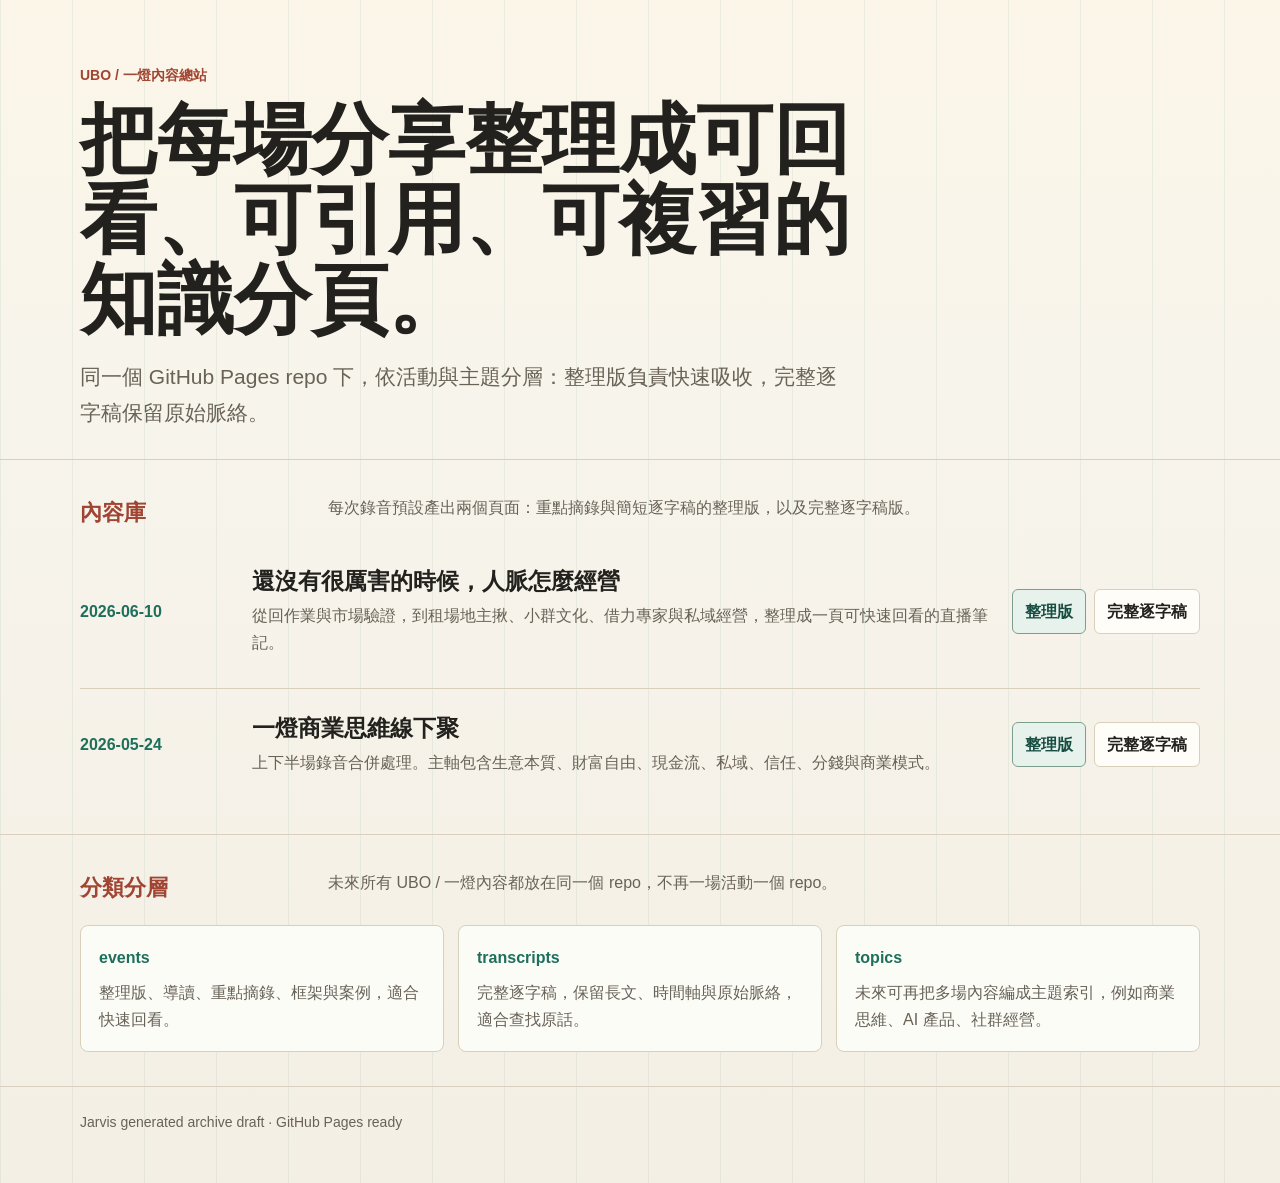
<file: index.html>
<!doctype html>
<html lang="zh-Hant">
<head>
  <meta charset="utf-8">
  <meta name="viewport" content="width=device-width, initial-scale=1">
  <title>UBO / 一燈內容總站</title>
  <meta name="description" content="UBO 與一燈相關活動的整理版、重點摘錄與完整逐字稿入口。">
  <link rel="stylesheet" href="styles.css">
</head>
<body>
  <header class="hero">
    <div class="shell">
      <p class="kicker">UBO / 一燈內容總站</p>
      <h1>把每場分享整理成可回看、可引用、可複習的知識分頁。</h1>
      <p class="lead">同一個 GitHub Pages repo 下，依活動與主題分層：整理版負責快速吸收，完整逐字稿保留原始脈絡。</p>
    </div>
  </header>

  <main>
    <section class="section">
      <div class="shell">
        <div class="section-head">
          <h2>內容庫</h2>
          <p class="section-note">每次錄音預設產出兩個頁面：重點摘錄與簡短逐字稿的整理版，以及完整逐字稿版。</p>
        </div>
        <div class="library">
          <article class="row">
            <div class="date">2026-06-10</div>
            <div>
              <h3>還沒有很厲害的時候，人脈怎麼經營</h3>
              <p>從回作業與市場驗證，到租場地主揪、小群文化、借力專家與私域經營，整理成一頁可快速回看的直播筆記。</p>
            </div>
            <div class="actions">
              <a class="button primary" href="events/2026-06-10-community-live-network-hub/">整理版</a>
              <a class="button" href="transcripts/2026-06-10-community-live-network-hub/">完整逐字稿</a>
            </div>
          </article>
          <article class="row">
            <div class="date">2026-05-24</div>
            <div>
              <h3>一燈商業思維線下聚</h3>
              <p>上下半場錄音合併處理。主軸包含生意本質、財富自由、現金流、私域、信任、分錢與商業模式。</p>
            </div>
            <div class="actions">
              <a class="button primary" href="events/2026-05-24-business-mindset/">整理版</a>
              <a class="button" href="transcripts/2026-05-24-business-mindset/">完整逐字稿</a>
            </div>
          </article>
        </div>
      </div>
    </section>

    <section class="section">
      <div class="shell">
        <div class="section-head">
          <h2>分類分層</h2>
          <p class="section-note">未來所有 UBO / 一燈內容都放在同一個 repo，不再一場活動一個 repo。</p>
        </div>
        <div class="taxonomy">
          <div class="taxon">
            <strong>events</strong>
            <p>整理版、導讀、重點摘錄、框架與案例，適合快速回看。</p>
          </div>
          <div class="taxon">
            <strong>transcripts</strong>
            <p>完整逐字稿，保留長文、時間軸與原始脈絡，適合查找原話。</p>
          </div>
          <div class="taxon">
            <strong>topics</strong>
            <p>未來可再把多場內容編成主題索引，例如商業思維、AI 產品、社群經營。</p>
          </div>
        </div>
      </div>
    </section>
  </main>

  <footer class="footer">
    <div class="shell">Jarvis generated archive draft · GitHub Pages ready</div>
  </footer>
</body>
</html>
</file>
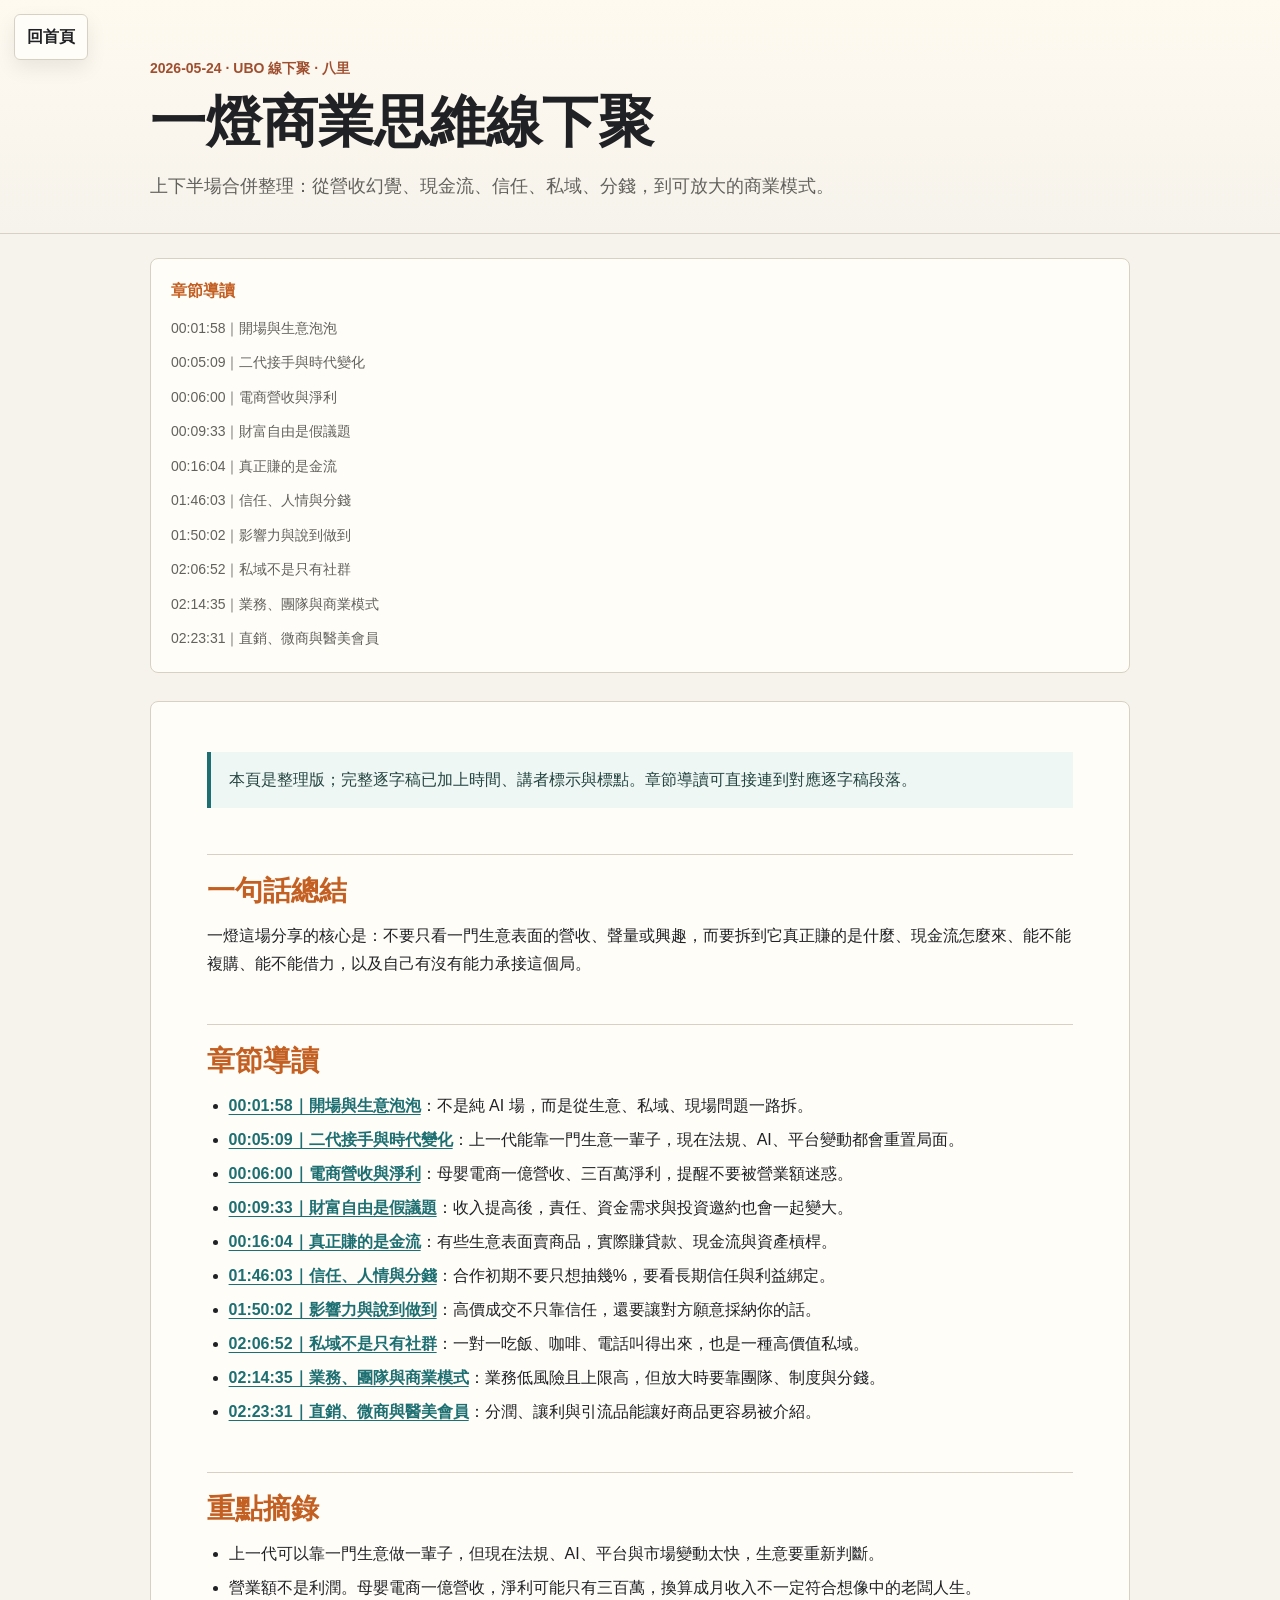
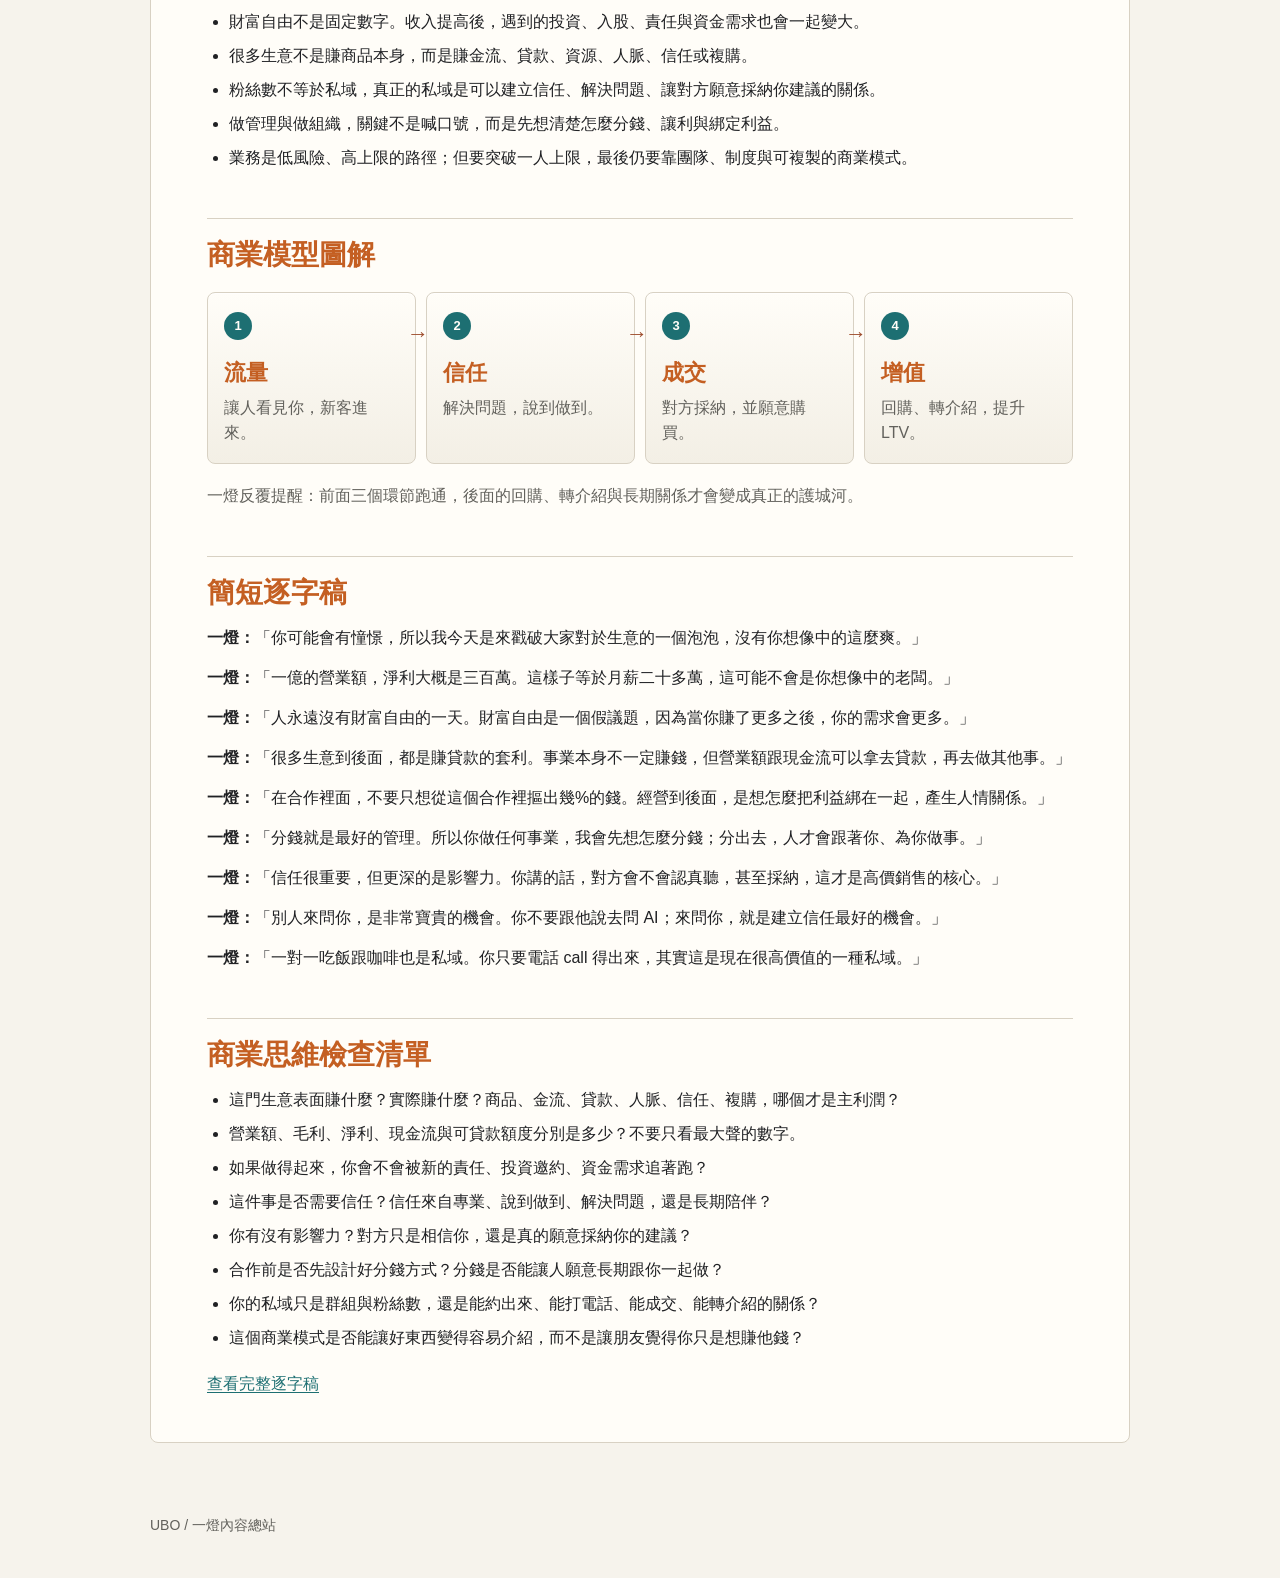
<file: events/2026-05-24-business-mindset/index.html>
<!doctype html>
<html lang="zh-Hant">
<head>
  <meta charset="utf-8">
  <meta name="viewport" content="width=device-width, initial-scale=1">
  <title>一燈商業思維線下聚整理｜UBO</title>
  <meta name="description" content="2026-05-24 UBO 八里線下聚，一燈分享商業思維整理版。">
  <link rel="stylesheet" href="../../event-page.css">
  <style>
    .home-button { position: fixed; top: 14px; left: 14px; z-index: 10; display: inline-flex; align-items: center; min-height: 38px; padding: 8px 12px; border: 1px solid var(--line); border-radius: 6px; background: var(--paper); color: var(--ink); font-weight: 800; text-decoration: none; box-shadow: 0 8px 20px rgba(0,0,0,.08); }
    .toc-list { grid-template-columns: 1fr; }
    .toc-level-3 { padding-left: 0; }
    .model-flow { display: grid; grid-template-columns: repeat(4, minmax(0, 1fr)); gap: 10px; margin: 20px 0 18px; counter-reset: model; }
    .model-step { position: relative; min-height: 150px; padding: 18px 16px; border: 1px solid var(--line); border-radius: 8px; background: linear-gradient(180deg, #fffdf8 0%, #f3efe5 100%); box-shadow: inset 0 1px 0 rgba(255,255,255,.8); }
    .model-step::before { counter-increment: model; content: counter(model); display: inline-grid; place-items: center; width: 28px; height: 28px; margin-bottom: 18px; border-radius: 50%; background: var(--accent); color: #fffdf8; font-size: 13px; font-weight: 900; }
    .model-step:not(:last-child)::after { content: "→"; position: absolute; top: 22px; right: -14px; z-index: 2; color: var(--accent-2); font-weight: 900; font-size: 22px; }
    .model-step h3 { margin: 0 0 8px; color: var(--heading); font-size: 22px; }
    .model-step p { margin: 0; color: var(--muted); line-height: 1.55; }
    .model-note { margin: 0 0 24px; color: var(--muted); }
    @media (max-width: 820px) { .model-flow { grid-template-columns: 1fr; } .model-step { min-height: auto; } .model-step:not(:last-child)::after { content: "↓"; top: auto; right: 18px; bottom: -22px; } }
    @media (max-width: 680px) { .home-button { position: sticky; top: 8px; margin: 8px 0 0 12px; } }
  </style>
</head>
<body>

  <a class="home-button" href="../../">回首頁</a>
  <header class="hero">
    <div class="hero-inner">
      <p class="eyebrow">2026-05-24 · UBO 線下聚 · 八里</p>
      <h1>一燈商業思維線下聚</h1>
      <p class="summary">上下半場合併整理：從營收幻覺、現金流、信任、私域、分錢，到可放大的商業模式。</p>
    </div>
  </header>
  <nav class="toc-wrap" aria-label="頁面目錄">
    <p class="toc-title">章節導讀</p>
    <div class="toc-list">
      <a class="toc-link toc-level-3" href="../../transcripts/2026-05-24-business-mindset/#t-000118">00:01:58｜開場與生意泡泡</a>
<a class="toc-link toc-level-3" href="../../transcripts/2026-05-24-business-mindset/#t-000309">00:05:09｜二代接手與時代變化</a>
<a class="toc-link toc-level-3" href="../../transcripts/2026-05-24-business-mindset/#t-000360">00:06:00｜電商營收與淨利</a>
<a class="toc-link toc-level-3" href="../../transcripts/2026-05-24-business-mindset/#t-000573">00:09:33｜財富自由是假議題</a>
<a class="toc-link toc-level-3" href="../../transcripts/2026-05-24-business-mindset/#t-000964">00:16:04｜真正賺的是金流</a>
<a class="toc-link toc-level-3" href="../../transcripts/2026-05-24-business-mindset/#t-006363">01:46:03｜信任、人情與分錢</a>
<a class="toc-link toc-level-3" href="../../transcripts/2026-05-24-business-mindset/#t-006602">01:50:02｜影響力與說到做到</a>
<a class="toc-link toc-level-3" href="../../transcripts/2026-05-24-business-mindset/#t-007612">02:06:52｜私域不是只有社群</a>
<a class="toc-link toc-level-3" href="../../transcripts/2026-05-24-business-mindset/#t-008075">02:14:35｜業務、團隊與商業模式</a>
<a class="toc-link toc-level-3" href="../../transcripts/2026-05-24-business-mindset/#t-008611">02:23:31｜直銷、微商與醫美會員</a>
    </div>
  </nav>
  <main>
    <article>
      <h1>2026-05-24 UBO 一燈商業思維線下聚整理</h1>
      <blockquote>本頁是整理版；完整逐字稿已加上時間、講者標示與標點。章節導讀可直接連到對應逐字稿段落。</blockquote>

      <h2 id="一句話總結">一句話總結</h2>
      <p>一燈這場分享的核心是：不要只看一門生意表面的營收、聲量或興趣，而要拆到它真正賺的是什麼、現金流怎麼來、能不能複購、能不能借力，以及自己有沒有能力承接這個局。</p>

      <h2 id="章節導讀">章節導讀</h2>
      <ul>
        <li><a href="../../transcripts/2026-05-24-business-mindset/#t-000118"><strong>00:01:58｜開場與生意泡泡</strong></a>：不是純 AI 場，而是從生意、私域、現場問題一路拆。</li>
<li><a href="../../transcripts/2026-05-24-business-mindset/#t-000309"><strong>00:05:09｜二代接手與時代變化</strong></a>：上一代能靠一門生意一輩子，現在法規、AI、平台變動都會重置局面。</li>
<li><a href="../../transcripts/2026-05-24-business-mindset/#t-000360"><strong>00:06:00｜電商營收與淨利</strong></a>：母嬰電商一億營收、三百萬淨利，提醒不要被營業額迷惑。</li>
<li><a href="../../transcripts/2026-05-24-business-mindset/#t-000573"><strong>00:09:33｜財富自由是假議題</strong></a>：收入提高後，責任、資金需求與投資邀約也會一起變大。</li>
<li><a href="../../transcripts/2026-05-24-business-mindset/#t-000964"><strong>00:16:04｜真正賺的是金流</strong></a>：有些生意表面賣商品，實際賺貸款、現金流與資產槓桿。</li>
<li><a href="../../transcripts/2026-05-24-business-mindset/#t-006363"><strong>01:46:03｜信任、人情與分錢</strong></a>：合作初期不要只想抽幾%，要看長期信任與利益綁定。</li>
<li><a href="../../transcripts/2026-05-24-business-mindset/#t-006602"><strong>01:50:02｜影響力與說到做到</strong></a>：高價成交不只靠信任，還要讓對方願意採納你的話。</li>
<li><a href="../../transcripts/2026-05-24-business-mindset/#t-007612"><strong>02:06:52｜私域不是只有社群</strong></a>：一對一吃飯、咖啡、電話叫得出來，也是一種高價值私域。</li>
<li><a href="../../transcripts/2026-05-24-business-mindset/#t-008075"><strong>02:14:35｜業務、團隊與商業模式</strong></a>：業務低風險且上限高，但放大時要靠團隊、制度與分錢。</li>
<li><a href="../../transcripts/2026-05-24-business-mindset/#t-008611"><strong>02:23:31｜直銷、微商與醫美會員</strong></a>：分潤、讓利與引流品能讓好商品更容易被介紹。</li>
      </ul>

      <h2 id="重點摘錄">重點摘錄</h2>
      <ul>
        <li>上一代可以靠一門生意做一輩子，但現在法規、AI、平台與市場變動太快，生意要重新判斷。</li>
        <li>營業額不是利潤。母嬰電商一億營收，淨利可能只有三百萬，換算成月收入不一定符合想像中的老闆人生。</li>
        <li>財富自由不是固定數字。收入提高後，遇到的投資、入股、責任與資金需求也會一起變大。</li>
        <li>很多生意不是賺商品本身，而是賺金流、貸款、資源、人脈、信任或複購。</li>
        <li>粉絲數不等於私域，真正的私域是可以建立信任、解決問題、讓對方願意採納你建議的關係。</li>
        <li>做管理與做組織，關鍵不是喊口號，而是先想清楚怎麼分錢、讓利與綁定利益。</li>
        <li>業務是低風險、高上限的路徑；但要突破一人上限，最後仍要靠團隊、制度與可複製的商業模式。</li>
      </ul>

      <h2 id="商業模型圖解">商業模型圖解</h2>
      <div class="model-flow" aria-label="流量到增值的商業模型流程">
        <section class="model-step">
          <h3>流量</h3>
          <p>讓人看見你，新客進來。</p>
        </section>
        <section class="model-step">
          <h3>信任</h3>
          <p>解決問題，說到做到。</p>
        </section>
        <section class="model-step">
          <h3>成交</h3>
          <p>對方採納，並願意購買。</p>
        </section>
        <section class="model-step">
          <h3>增值</h3>
          <p>回購、轉介紹，提升 LTV。</p>
        </section>
      </div>
      <p class="model-note">一燈反覆提醒：前面三個環節跑通，後面的回購、轉介紹與長期關係才會變成真正的護城河。</p>

      <h2 id="逐字稿導讀版">簡短逐字稿</h2>
      <p><strong>一燈：</strong>「你可能會有憧憬，所以我今天是來戳破大家對於生意的一個泡泡，沒有你想像中的這麼爽。」</p>
      <p><strong>一燈：</strong>「一億的營業額，淨利大概是三百萬。這樣子等於月薪二十多萬，這可能不會是你想像中的老闆。」</p>
      <p><strong>一燈：</strong>「人永遠沒有財富自由的一天。財富自由是一個假議題，因為當你賺了更多之後，你的需求會更多。」</p>
      <p><strong>一燈：</strong>「很多生意到後面，都是賺貸款的套利。事業本身不一定賺錢，但營業額跟現金流可以拿去貸款，再去做其他事。」</p>
      <p><strong>一燈：</strong>「在合作裡面，不要只想從這個合作裡摳出幾%的錢。經營到後面，是想怎麼把利益綁在一起，產生人情關係。」</p>
      <p><strong>一燈：</strong>「分錢就是最好的管理。所以你做任何事業，我會先想怎麼分錢；分出去，人才會跟著你、為你做事。」</p>
      <p><strong>一燈：</strong>「信任很重要，但更深的是影響力。你講的話，對方會不會認真聽，甚至採納，這才是高價銷售的核心。」</p>
      <p><strong>一燈：</strong>「別人來問你，是非常寶貴的機會。你不要跟他說去問 AI；來問你，就是建立信任最好的機會。」</p>
      <p><strong>一燈：</strong>「一對一吃飯跟咖啡也是私域。你只要電話 call 得出來，其實這是現在很高價值的一種私域。」</p>

      <h2 id="商業思維檢查清單">商業思維檢查清單</h2>
      <ul>
        <li>這門生意表面賺什麼？實際賺什麼？商品、金流、貸款、人脈、信任、複購，哪個才是主利潤？</li>
        <li>營業額、毛利、淨利、現金流與可貸款額度分別是多少？不要只看最大聲的數字。</li>
        <li>如果做得起來，你會不會被新的責任、投資邀約、資金需求追著跑？</li>
        <li>這件事是否需要信任？信任來自專業、說到做到、解決問題，還是長期陪伴？</li>
        <li>你有沒有影響力？對方只是相信你，還是真的願意採納你的建議？</li>
        <li>合作前是否先設計好分錢方式？分錢是否能讓人願意長期跟你一起做？</li>
        <li>你的私域只是群組與粉絲數，還是能約出來、能打電話、能成交、能轉介紹的關係？</li>
        <li>這個商業模式是否能讓好東西變得容易介紹，而不是讓朋友覺得你只是想賺他錢？</li>
      </ul>

      <p><a class="button primary" href="../../transcripts/2026-05-24-business-mindset/">查看完整逐字稿</a></p>
    </article>
  </main>
  <footer class="footer">UBO / 一燈內容總站</footer>

</body>
</html>
</file>
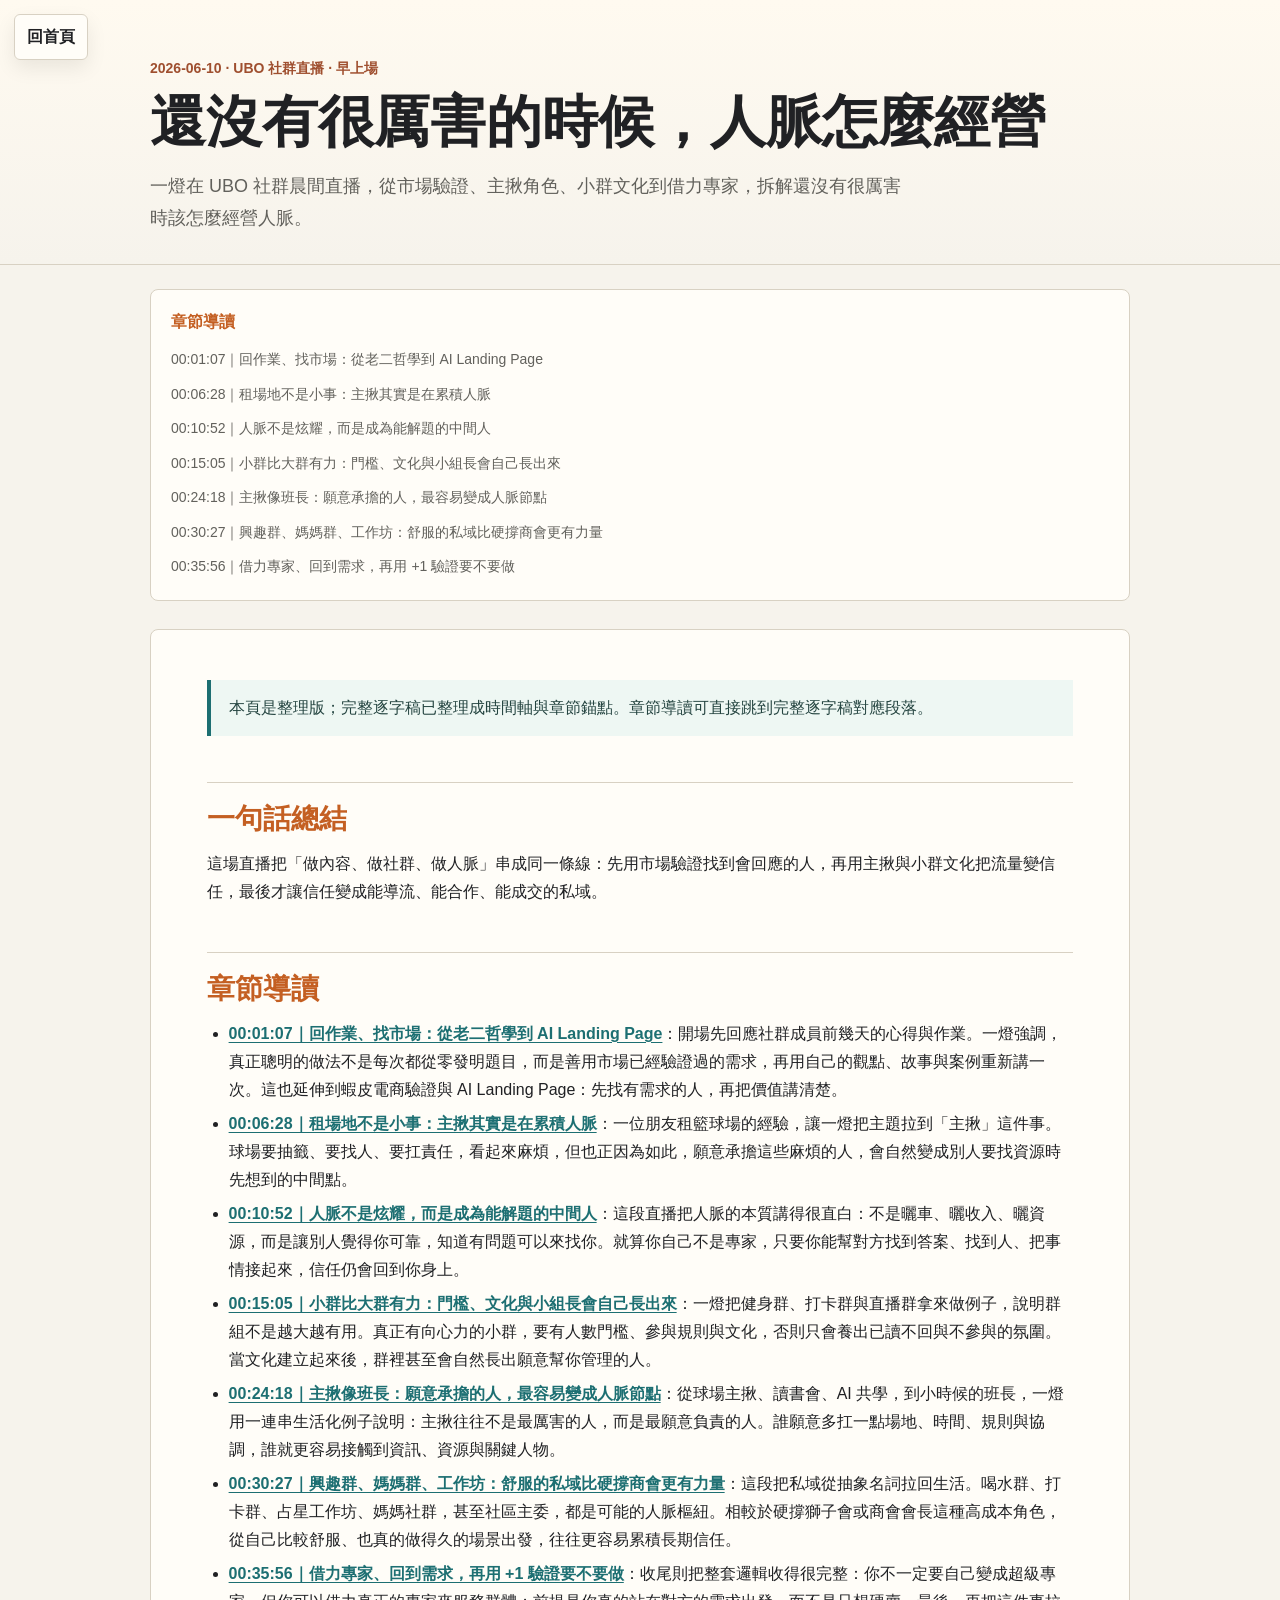
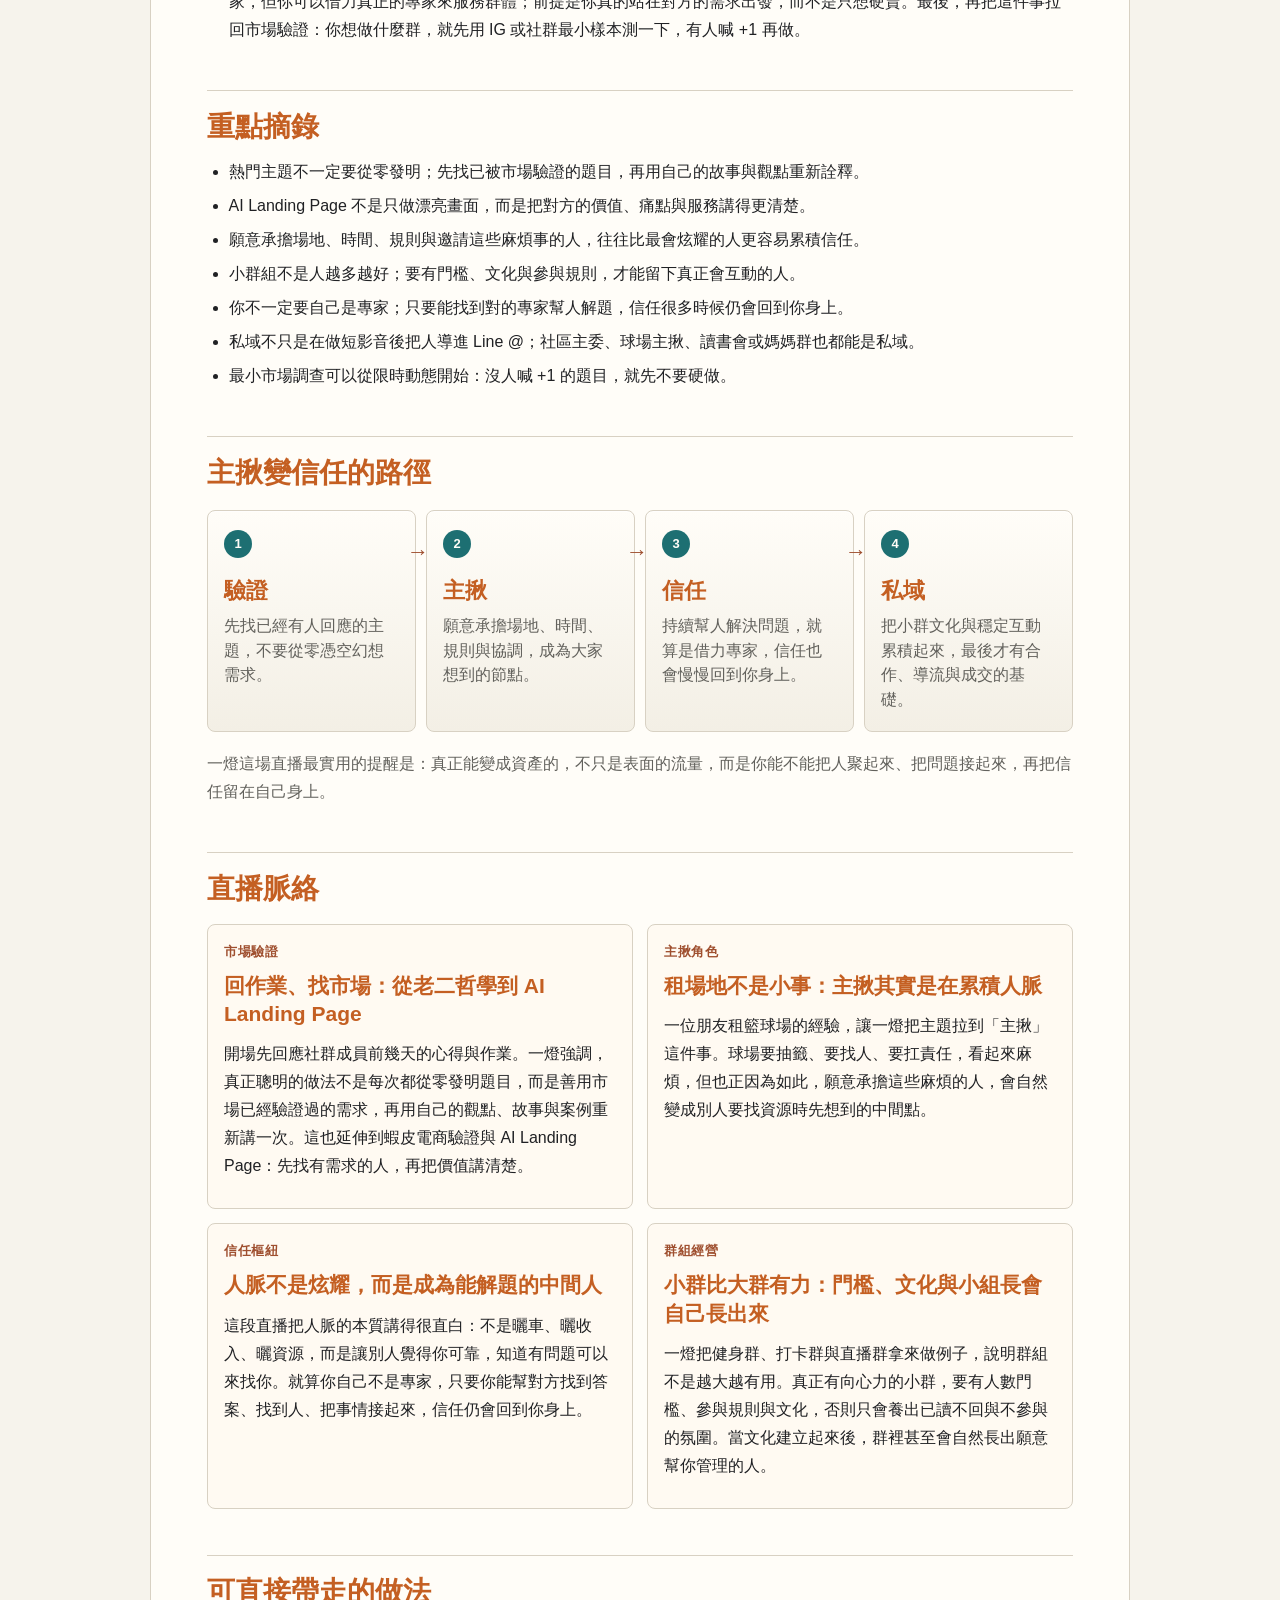
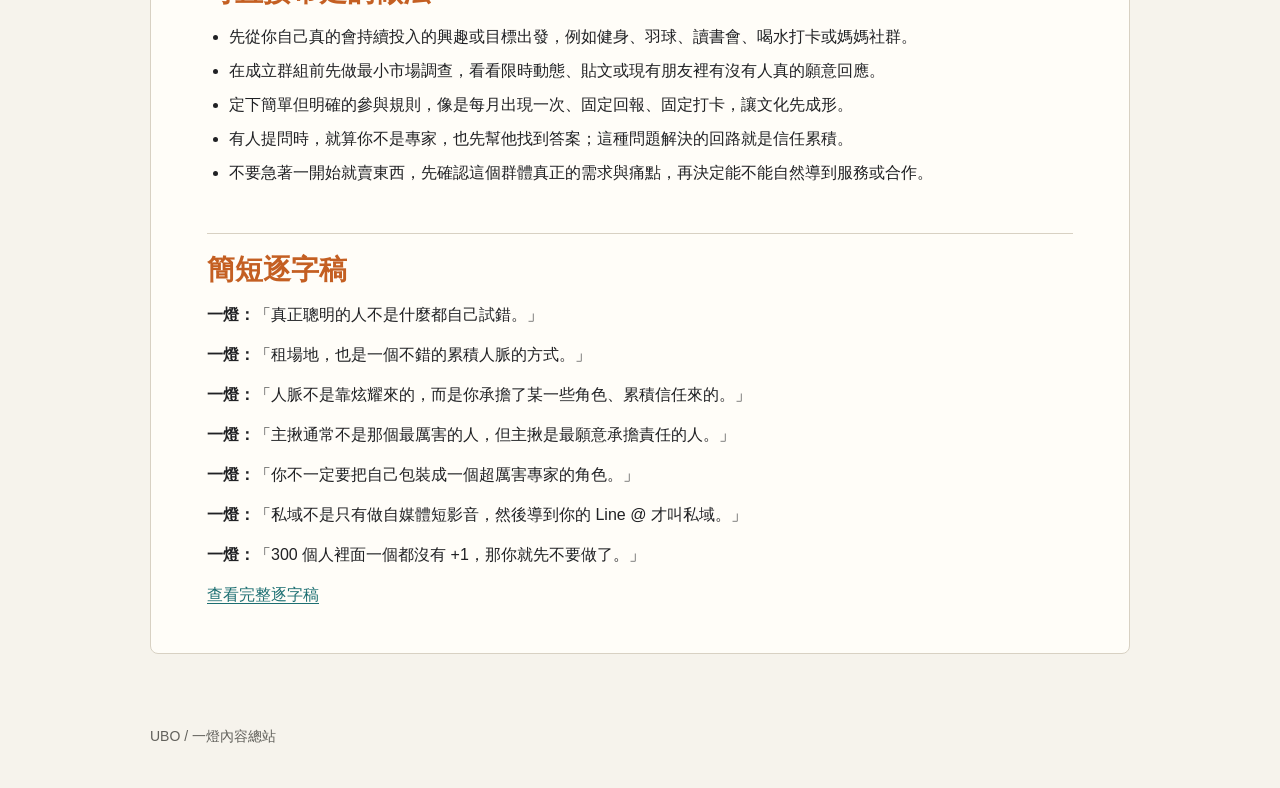
<file: events/2026-06-10-community-live-network-hub/index.html>
<!doctype html>
<html lang="zh-Hant">
<head>
  <meta charset="utf-8">
  <meta name="viewport" content="width=device-width, initial-scale=1">
  <title>還沒有很厲害的時候，人脈怎麼經營｜UBO</title>
  <meta name="description" content="一燈在 UBO 社群晨間直播，從市場驗證、主揪角色、小群文化到借力專家，拆解還沒有很厲害時該怎麼經營人脈。">
  <link rel="stylesheet" href="../../event-page.css">
  <style>
    .home-button { position: fixed; top: 14px; left: 14px; z-index: 10; display: inline-flex; align-items: center; min-height: 38px; padding: 8px 12px; border: 1px solid var(--line); border-radius: 6px; background: var(--paper); color: var(--ink); font-weight: 800; text-decoration: none; box-shadow: 0 8px 20px rgba(0,0,0,.08); }
    .toc-list { grid-template-columns: 1fr; }
    .toc-level-3 { padding-left: 0; }
    .path-flow { display: grid; grid-template-columns: repeat(4, minmax(0, 1fr)); gap: 10px; margin: 20px 0 18px; counter-reset: path; }
    .path-step { position: relative; min-height: 150px; padding: 18px 16px; border: 1px solid var(--line); border-radius: 8px; background: linear-gradient(180deg, #fffdf8 0%, #f3efe5 100%); box-shadow: inset 0 1px 0 rgba(255,255,255,.8); }
    .path-step::before { counter-increment: path; content: counter(path); display: inline-grid; place-items: center; width: 28px; height: 28px; margin-bottom: 18px; border-radius: 50%; background: var(--accent); color: #fffdf8; font-size: 13px; font-weight: 900; }
    .path-step:not(:last-child)::after { content: "→"; position: absolute; top: 22px; right: -14px; z-index: 2; color: var(--accent-2); font-weight: 900; font-size: 22px; }
    .path-step h3 { margin: 0 0 8px; color: var(--heading); font-size: 22px; }
    .path-step p { margin: 0; color: var(--muted); line-height: 1.55; }
    .path-note { margin: 0 0 24px; color: var(--muted); }
    .insight-grid { display: grid; grid-template-columns: repeat(2, minmax(0, 1fr)); gap: 14px; margin: 18px 0 10px; }
    .insight-card { padding: 16px; border: 1px solid var(--line); border-radius: 8px; background: #fffaf2; }
    .insight-card h3 { margin-top: 0; }
    .insight-tag { margin: 0 0 8px; color: var(--accent-2); font-size: 13px; font-weight: 800; text-transform: uppercase; letter-spacing: .04em; }
    @media (max-width: 820px) { .path-flow { grid-template-columns: 1fr; } .path-step { min-height: auto; } .path-step:not(:last-child)::after { content: "↓"; top: auto; right: 18px; bottom: -22px; } .insight-grid { grid-template-columns: 1fr; } }
    @media (max-width: 680px) { .home-button { position: sticky; top: 8px; margin: 8px 0 0 12px; } }
  </style>
</head>
<body>
  <a class="home-button" href="../../">回首頁</a>
  <header class="hero">
    <div class="hero-inner">
      <p class="eyebrow">2026-06-10 · UBO 社群直播 · 早上場</p>
      <h1>還沒有很厲害的時候，人脈怎麼經營</h1>
      <p class="summary">一燈在 UBO 社群晨間直播，從市場驗證、主揪角色、小群文化到借力專家，拆解還沒有很厲害時該怎麼經營人脈。</p>
    </div>
  </header>
  <nav class="toc-wrap" aria-label="頁面目錄">
    <p class="toc-title">章節導讀</p>
    <div class="toc-list">
      <a class="toc-link toc-level-3" href="../../transcripts/2026-06-10-community-live-network-hub/#t-000067">00:01:07｜回作業、找市場：從老二哲學到 AI Landing Page</a>
<a class="toc-link toc-level-3" href="../../transcripts/2026-06-10-community-live-network-hub/#t-000388">00:06:28｜租場地不是小事：主揪其實是在累積人脈</a>
<a class="toc-link toc-level-3" href="../../transcripts/2026-06-10-community-live-network-hub/#t-000652">00:10:52｜人脈不是炫耀，而是成為能解題的中間人</a>
<a class="toc-link toc-level-3" href="../../transcripts/2026-06-10-community-live-network-hub/#t-000905">00:15:05｜小群比大群有力：門檻、文化與小組長會自己長出來</a>
<a class="toc-link toc-level-3" href="../../transcripts/2026-06-10-community-live-network-hub/#t-001458">00:24:18｜主揪像班長：願意承擔的人，最容易變成人脈節點</a>
<a class="toc-link toc-level-3" href="../../transcripts/2026-06-10-community-live-network-hub/#t-001827">00:30:27｜興趣群、媽媽群、工作坊：舒服的私域比硬撐商會更有力量</a>
<a class="toc-link toc-level-3" href="../../transcripts/2026-06-10-community-live-network-hub/#t-002156">00:35:56｜借力專家、回到需求，再用 +1 驗證要不要做</a>
    </div>
  </nav>
  <main>
    <article>
      <h1>還沒有很厲害的時候，人脈怎麼經營</h1>
      <blockquote>本頁是整理版；完整逐字稿已整理成時間軸與章節錨點。章節導讀可直接跳到完整逐字稿對應段落。</blockquote>

      <h2 id="一句話總結">一句話總結</h2>
      <p>這場直播把「做內容、做社群、做人脈」串成同一條線：先用市場驗證找到會回應的人，再用主揪與小群文化把流量變信任，最後才讓信任變成能導流、能合作、能成交的私域。</p>

      <h2 id="章節導讀">章節導讀</h2>
      <ul>
        <li><a href="../../transcripts/2026-06-10-community-live-network-hub/#t-000067"><strong>00:01:07｜回作業、找市場：從老二哲學到 AI Landing Page</strong></a>：開場先回應社群成員前幾天的心得與作業。一燈強調，真正聰明的做法不是每次都從零發明題目，而是善用市場已經驗證過的需求，再用自己的觀點、故事與案例重新講一次。這也延伸到蝦皮電商驗證與 AI Landing Page：先找有需求的人，再把價值講清楚。</li>
<li><a href="../../transcripts/2026-06-10-community-live-network-hub/#t-000388"><strong>00:06:28｜租場地不是小事：主揪其實是在累積人脈</strong></a>：一位朋友租籃球場的經驗，讓一燈把主題拉到「主揪」這件事。球場要抽籤、要找人、要扛責任，看起來麻煩，但也正因為如此，願意承擔這些麻煩的人，會自然變成別人要找資源時先想到的中間點。</li>
<li><a href="../../transcripts/2026-06-10-community-live-network-hub/#t-000652"><strong>00:10:52｜人脈不是炫耀，而是成為能解題的中間人</strong></a>：這段直播把人脈的本質講得很直白：不是曬車、曬收入、曬資源，而是讓別人覺得你可靠，知道有問題可以來找你。就算你自己不是專家，只要你能幫對方找到答案、找到人、把事情接起來，信任仍會回到你身上。</li>
<li><a href="../../transcripts/2026-06-10-community-live-network-hub/#t-000905"><strong>00:15:05｜小群比大群有力：門檻、文化與小組長會自己長出來</strong></a>：一燈把健身群、打卡群與直播群拿來做例子，說明群組不是越大越有用。真正有向心力的小群，要有人數門檻、參與規則與文化，否則只會養出已讀不回與不參與的氛圍。當文化建立起來後，群裡甚至會自然長出願意幫你管理的人。</li>
<li><a href="../../transcripts/2026-06-10-community-live-network-hub/#t-001458"><strong>00:24:18｜主揪像班長：願意承擔的人，最容易變成人脈節點</strong></a>：從球場主揪、讀書會、AI 共學，到小時候的班長，一燈用一連串生活化例子說明：主揪往往不是最厲害的人，而是最願意負責的人。誰願意多扛一點場地、時間、規則與協調，誰就更容易接觸到資訊、資源與關鍵人物。</li>
<li><a href="../../transcripts/2026-06-10-community-live-network-hub/#t-001827"><strong>00:30:27｜興趣群、媽媽群、工作坊：舒服的私域比硬撐商會更有力量</strong></a>：這段把私域從抽象名詞拉回生活。喝水群、打卡群、占星工作坊、媽媽社群，甚至社區主委，都是可能的人脈樞紐。相較於硬撐獅子會或商會會長這種高成本角色，從自己比較舒服、也真的做得久的場景出發，往往更容易累積長期信任。</li>
<li><a href="../../transcripts/2026-06-10-community-live-network-hub/#t-002156"><strong>00:35:56｜借力專家、回到需求，再用 +1 驗證要不要做</strong></a>：收尾則把整套邏輯收得很完整：你不一定要自己變成超級專家，但你可以借力真正的專家來服務群體；前提是你真的站在對方的需求出發，而不是只想硬賣。最後，再把這件事拉回市場驗證：你想做什麼群，就先用 IG 或社群最小樣本測一下，有人喊 +1 再做。</li>
      </ul>

      <h2 id="重點摘錄">重點摘錄</h2>
      <ul>
        <li>熱門主題不一定要從零發明；先找已被市場驗證的題目，再用自己的故事與觀點重新詮釋。</li>
<li>AI Landing Page 不是只做漂亮畫面，而是把對方的價值、痛點與服務講得更清楚。</li>
<li>願意承擔場地、時間、規則與邀請這些麻煩事的人，往往比最會炫耀的人更容易累積信任。</li>
<li>小群組不是人越多越好；要有門檻、文化與參與規則，才能留下真正會互動的人。</li>
<li>你不一定要自己是專家；只要能找到對的專家幫人解題，信任很多時候仍會回到你身上。</li>
<li>私域不只是在做短影音後把人導進 Line @；社區主委、球場主揪、讀書會或媽媽群也都能是私域。</li>
<li>最小市場調查可以從限時動態開始：沒人喊 +1 的題目，就先不要硬做。</li>
      </ul>

      <h2 id="主揪路徑">主揪變信任的路徑</h2>
      <div class="path-flow" aria-label="流量到私域的主揪路徑">
        <section class="path-step">
          <h3>驗證</h3>
          <p>先找已經有人回應的主題，不要從零憑空幻想需求。</p>
        </section>
        <section class="path-step">
          <h3>主揪</h3>
          <p>願意承擔場地、時間、規則與協調，成為大家想到的節點。</p>
        </section>
        <section class="path-step">
          <h3>信任</h3>
          <p>持續幫人解決問題，就算是借力專家，信任也會慢慢回到你身上。</p>
        </section>
        <section class="path-step">
          <h3>私域</h3>
          <p>把小群文化與穩定互動累積起來，最後才有合作、導流與成交的基礎。</p>
        </section>
      </div>
      <p class="path-note">一燈這場直播最實用的提醒是：真正能變成資產的，不只是表面的流量，而是你能不能把人聚起來、把問題接起來，再把信任留在自己身上。</p>

      <h2 id="直播脈絡">直播脈絡</h2>
      <div class="insight-grid">
        <section class="insight-card">
          <p class="insight-tag">市場驗證</p>
          <h3>回作業、找市場：從老二哲學到 AI Landing Page</h3>
          <p>開場先回應社群成員前幾天的心得與作業。一燈強調，真正聰明的做法不是每次都從零發明題目，而是善用市場已經驗證過的需求，再用自己的觀點、故事與案例重新講一次。這也延伸到蝦皮電商驗證與 AI Landing Page：先找有需求的人，再把價值講清楚。</p>
        </section>
<section class="insight-card">
          <p class="insight-tag">主揪角色</p>
          <h3>租場地不是小事：主揪其實是在累積人脈</h3>
          <p>一位朋友租籃球場的經驗，讓一燈把主題拉到「主揪」這件事。球場要抽籤、要找人、要扛責任，看起來麻煩，但也正因為如此，願意承擔這些麻煩的人，會自然變成別人要找資源時先想到的中間點。</p>
        </section>
<section class="insight-card">
          <p class="insight-tag">信任樞紐</p>
          <h3>人脈不是炫耀，而是成為能解題的中間人</h3>
          <p>這段直播把人脈的本質講得很直白：不是曬車、曬收入、曬資源，而是讓別人覺得你可靠，知道有問題可以來找你。就算你自己不是專家，只要你能幫對方找到答案、找到人、把事情接起來，信任仍會回到你身上。</p>
        </section>
<section class="insight-card">
          <p class="insight-tag">群組經營</p>
          <h3>小群比大群有力：門檻、文化與小組長會自己長出來</h3>
          <p>一燈把健身群、打卡群與直播群拿來做例子，說明群組不是越大越有用。真正有向心力的小群，要有人數門檻、參與規則與文化，否則只會養出已讀不回與不參與的氛圍。當文化建立起來後，群裡甚至會自然長出願意幫你管理的人。</p>
        </section>
      </div>

      <h2 id="可直接帶走的做法">可直接帶走的做法</h2>
      <ul>
        <li>先從你自己真的會持續投入的興趣或目標出發，例如健身、羽球、讀書會、喝水打卡或媽媽社群。</li>
<li>在成立群組前先做最小市場調查，看看限時動態、貼文或現有朋友裡有沒有人真的願意回應。</li>
<li>定下簡單但明確的參與規則，像是每月出現一次、固定回報、固定打卡，讓文化先成形。</li>
<li>有人提問時，就算你不是專家，也先幫他找到答案；這種問題解決的回路就是信任累積。</li>
<li>不要急著一開始就賣東西，先確認這個群體真正的需求與痛點，再決定能不能自然導到服務或合作。</li>
      </ul>

      <h2 id="簡短逐字稿">簡短逐字稿</h2>
      <p><strong>一燈：</strong>「真正聰明的人不是什麼都自己試錯。」</p>
<p><strong>一燈：</strong>「租場地，也是一個不錯的累積人脈的方式。」</p>
<p><strong>一燈：</strong>「人脈不是靠炫耀來的，而是你承擔了某一些角色、累積信任來的。」</p>
<p><strong>一燈：</strong>「主揪通常不是那個最厲害的人，但主揪是最願意承擔責任的人。」</p>
<p><strong>一燈：</strong>「你不一定要把自己包裝成一個超厲害專家的角色。」</p>
<p><strong>一燈：</strong>「私域不是只有做自媒體短影音，然後導到你的 Line @ 才叫私域。」</p>
<p><strong>一燈：</strong>「300 個人裡面一個都沒有 +1，那你就先不要做了。」</p>

      <p><a class="button primary" href="../../transcripts/2026-06-10-community-live-network-hub/">查看完整逐字稿</a></p>
    </article>
  </main>
  <footer class="footer">UBO / 一燈內容總站</footer>
</body>
</html>
</file>
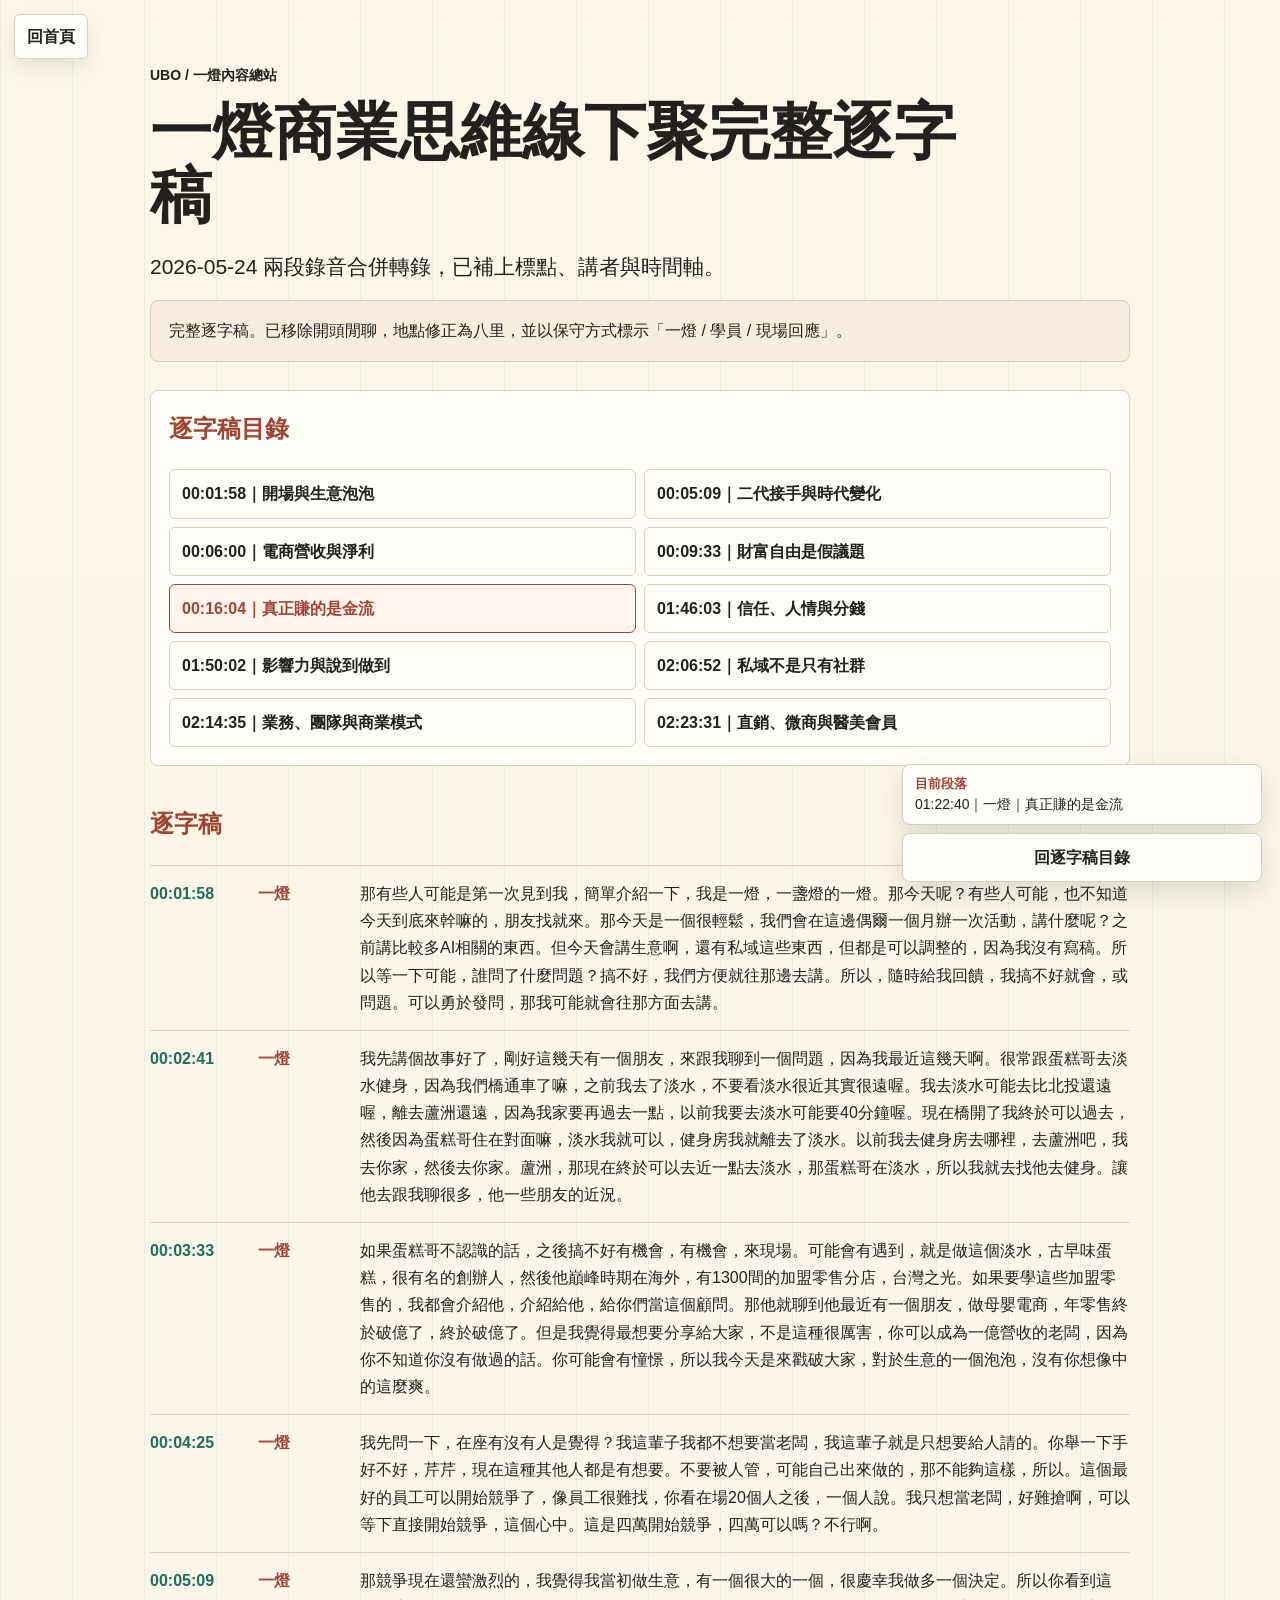
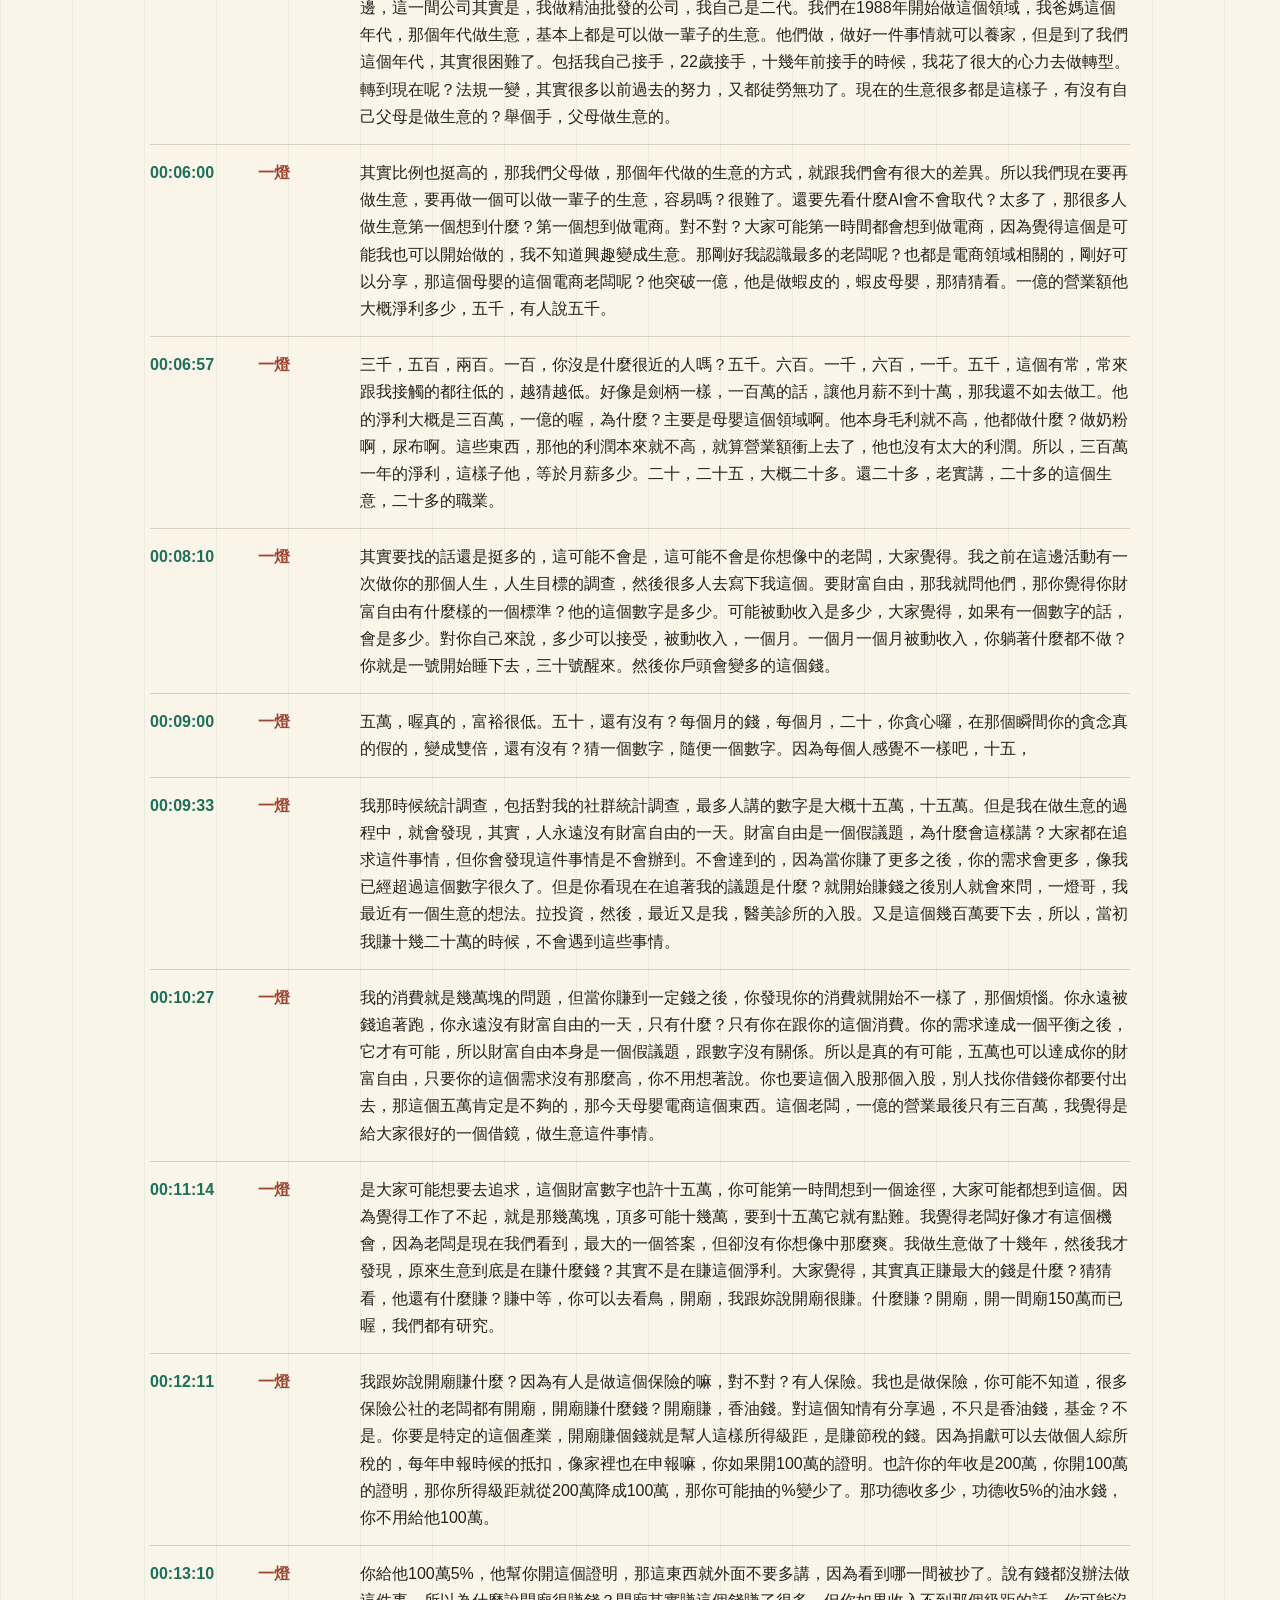
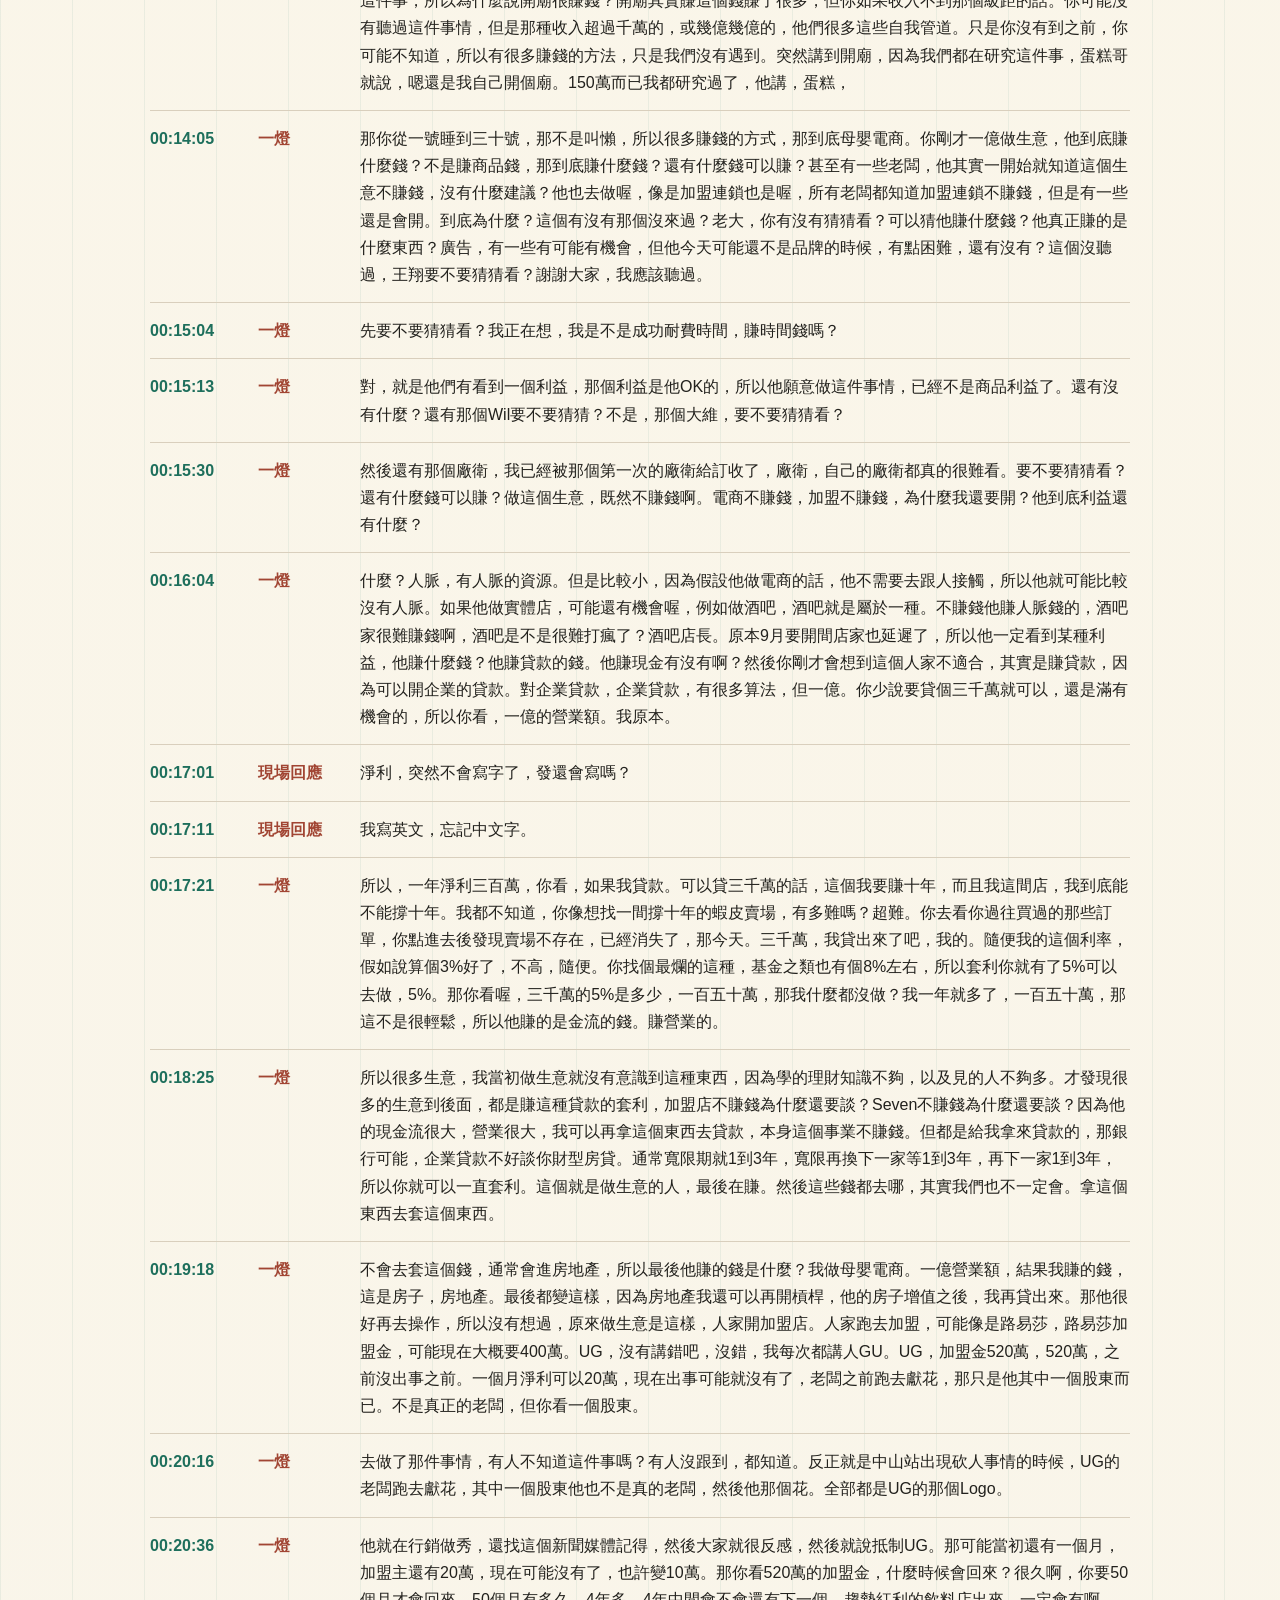
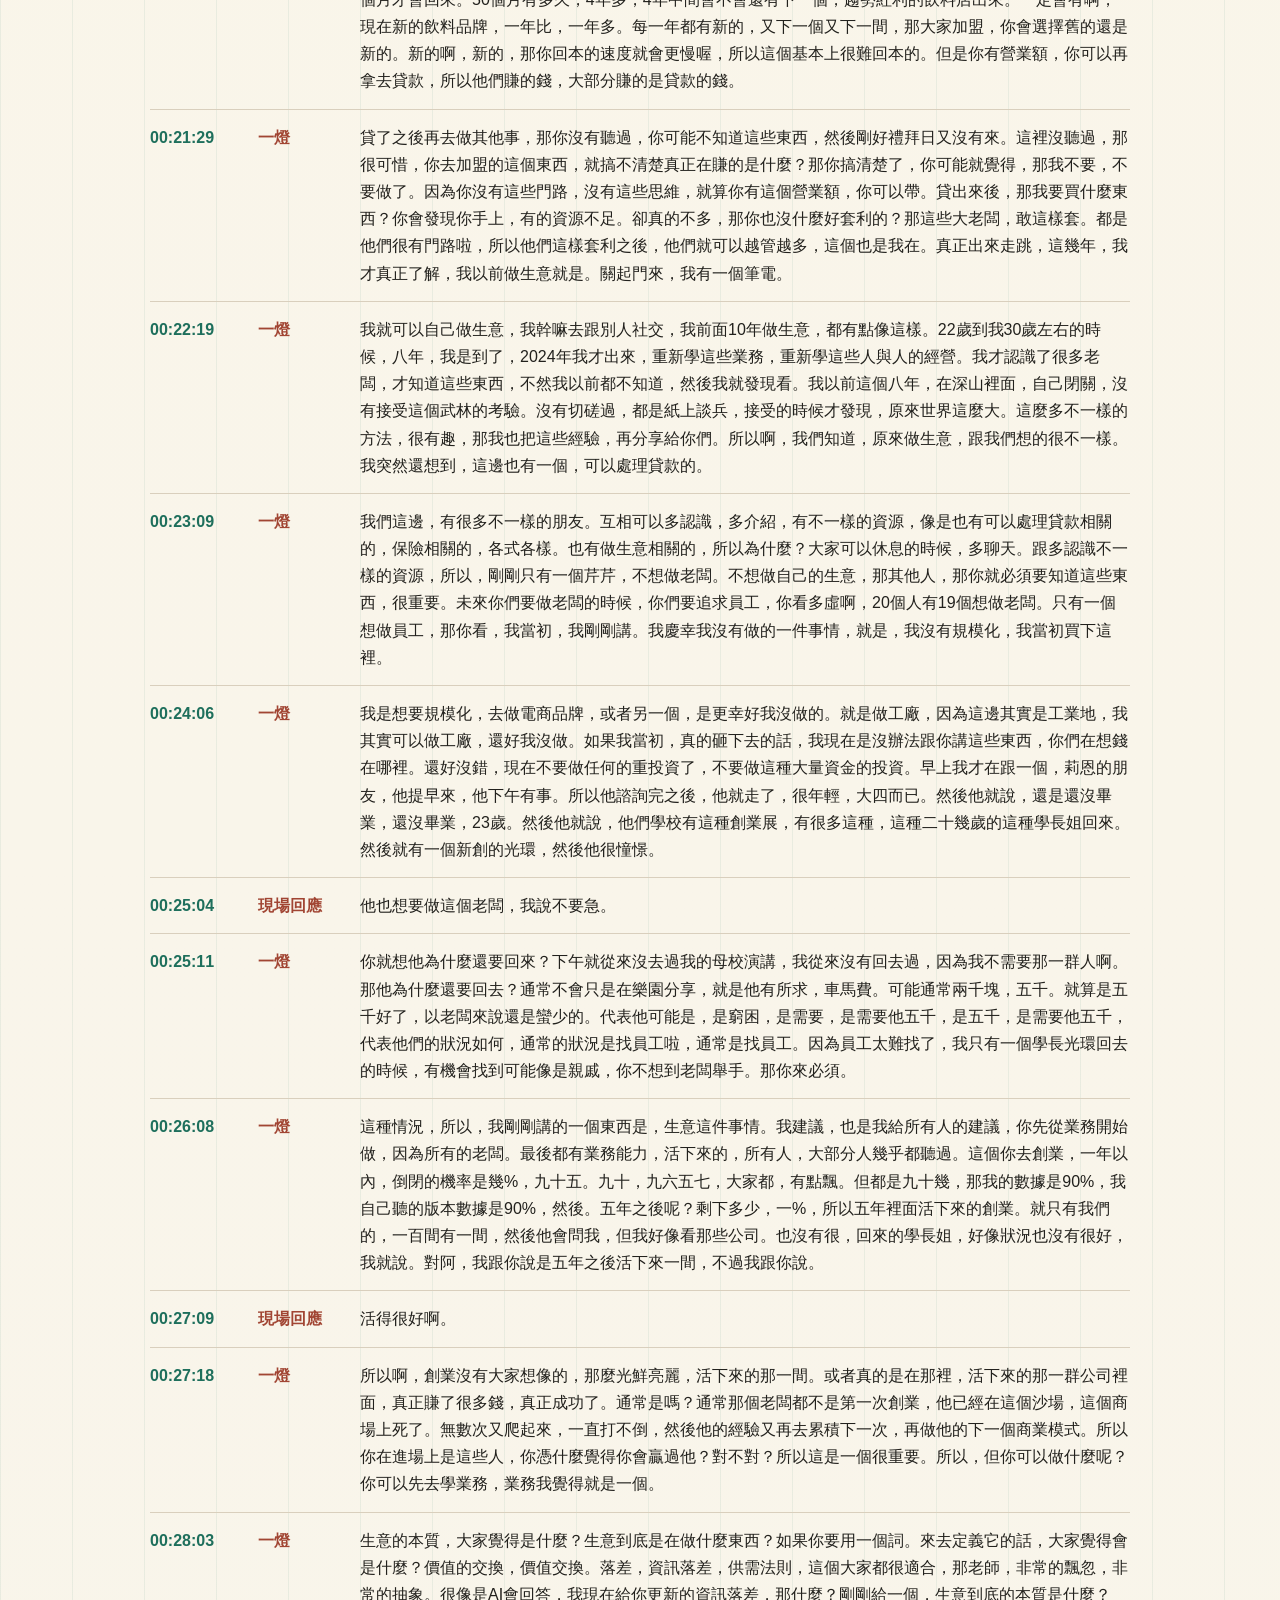
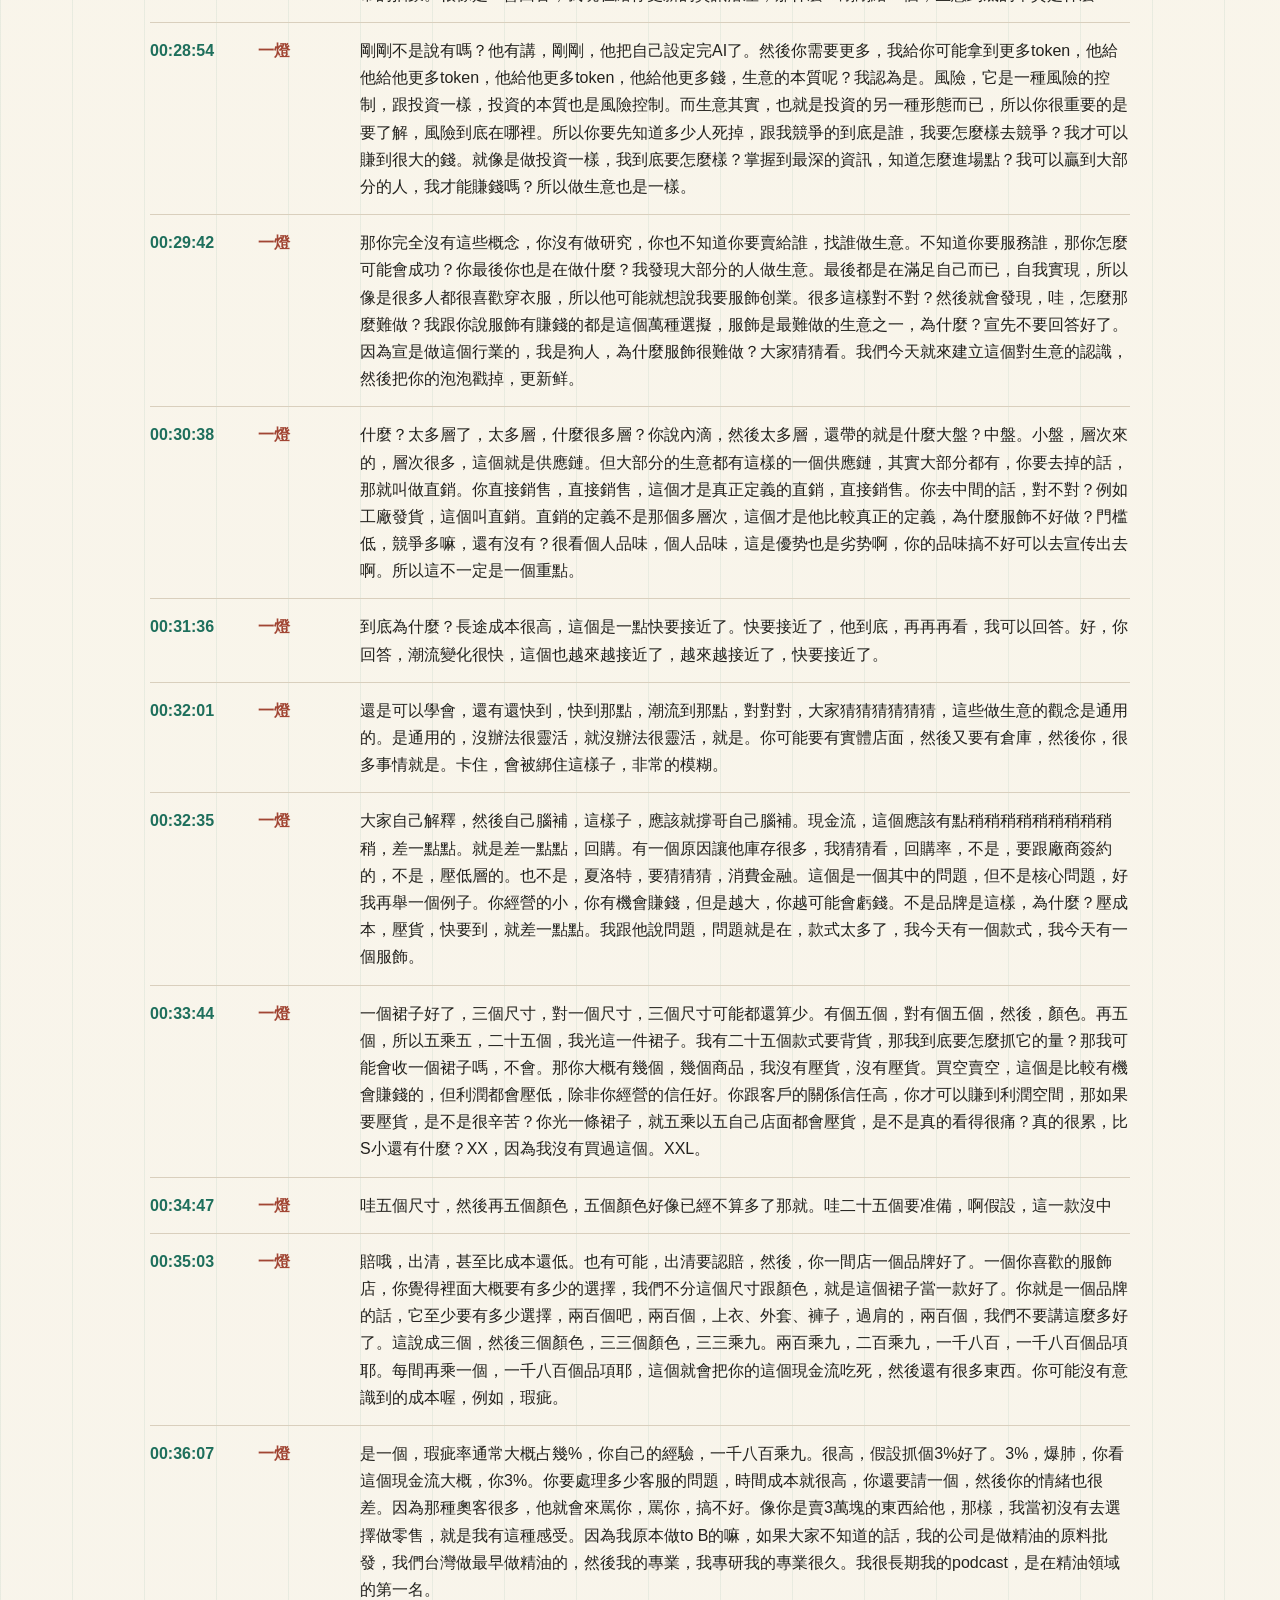
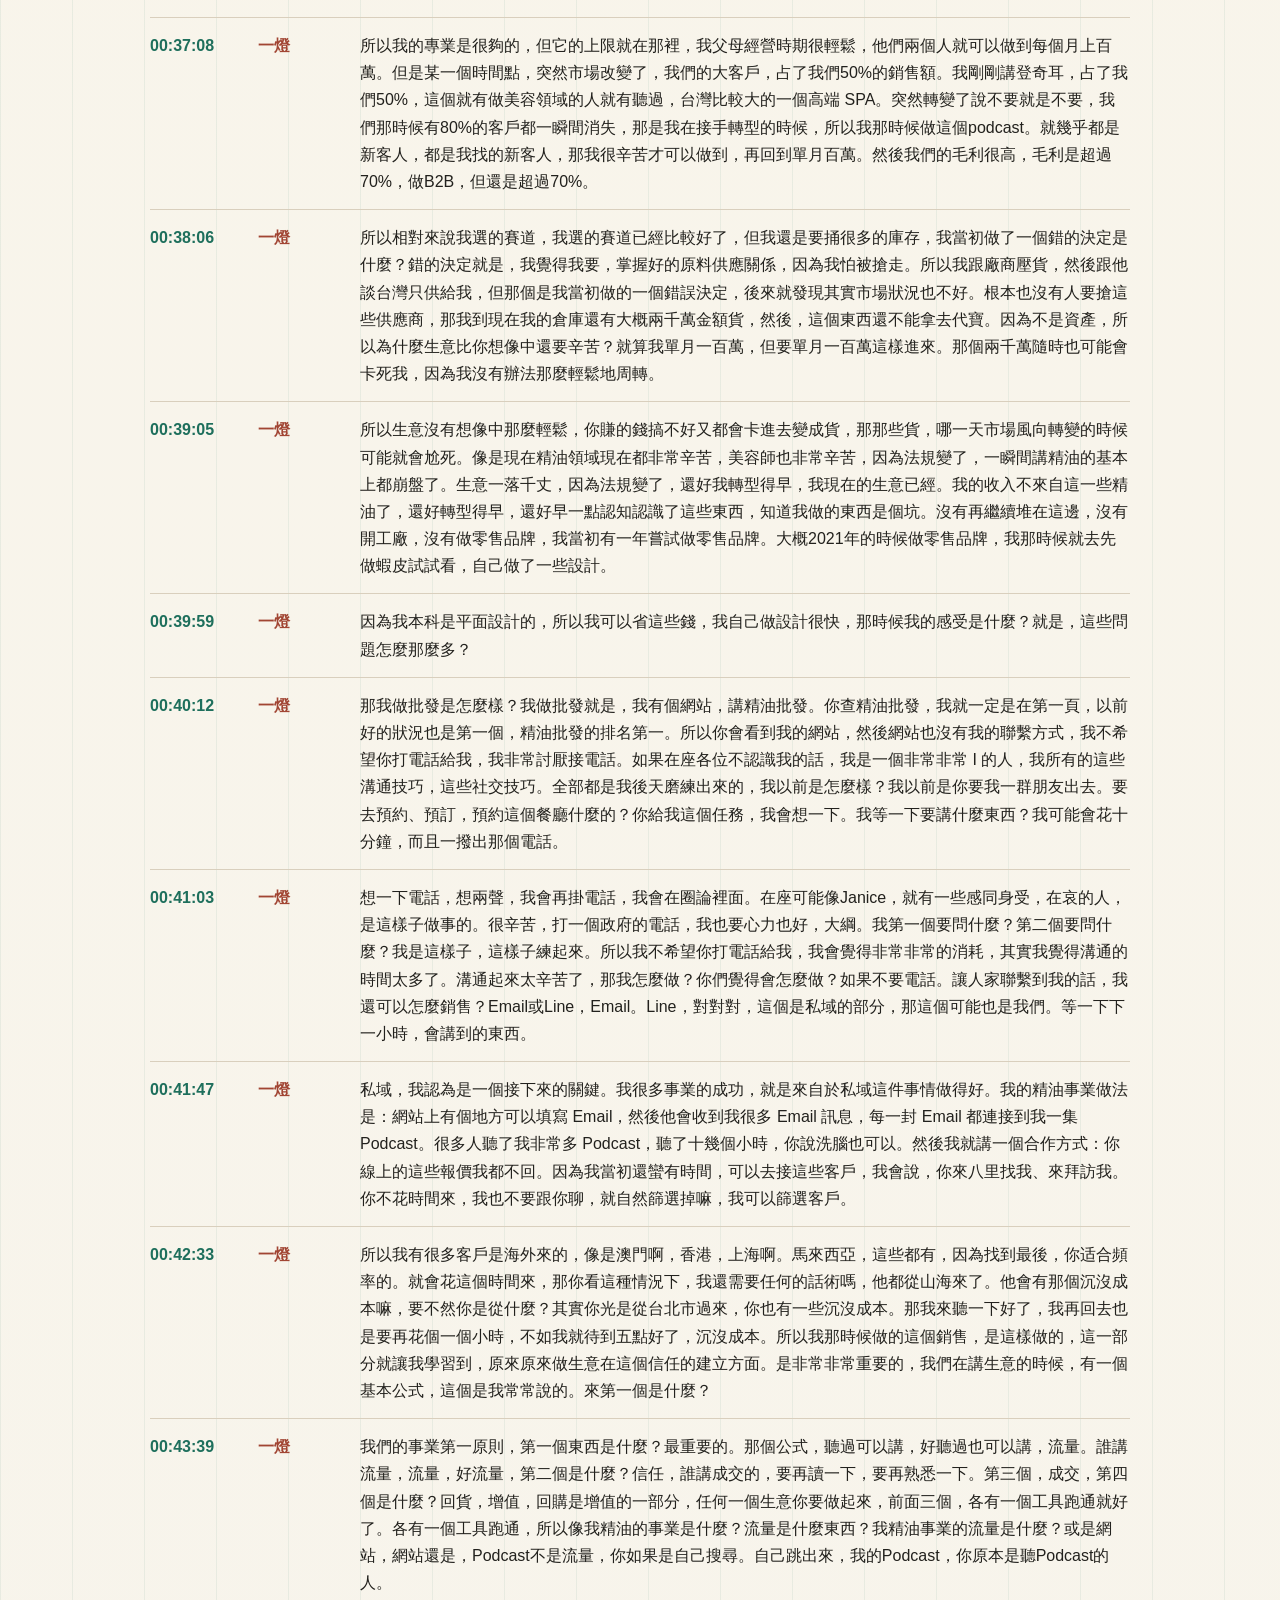
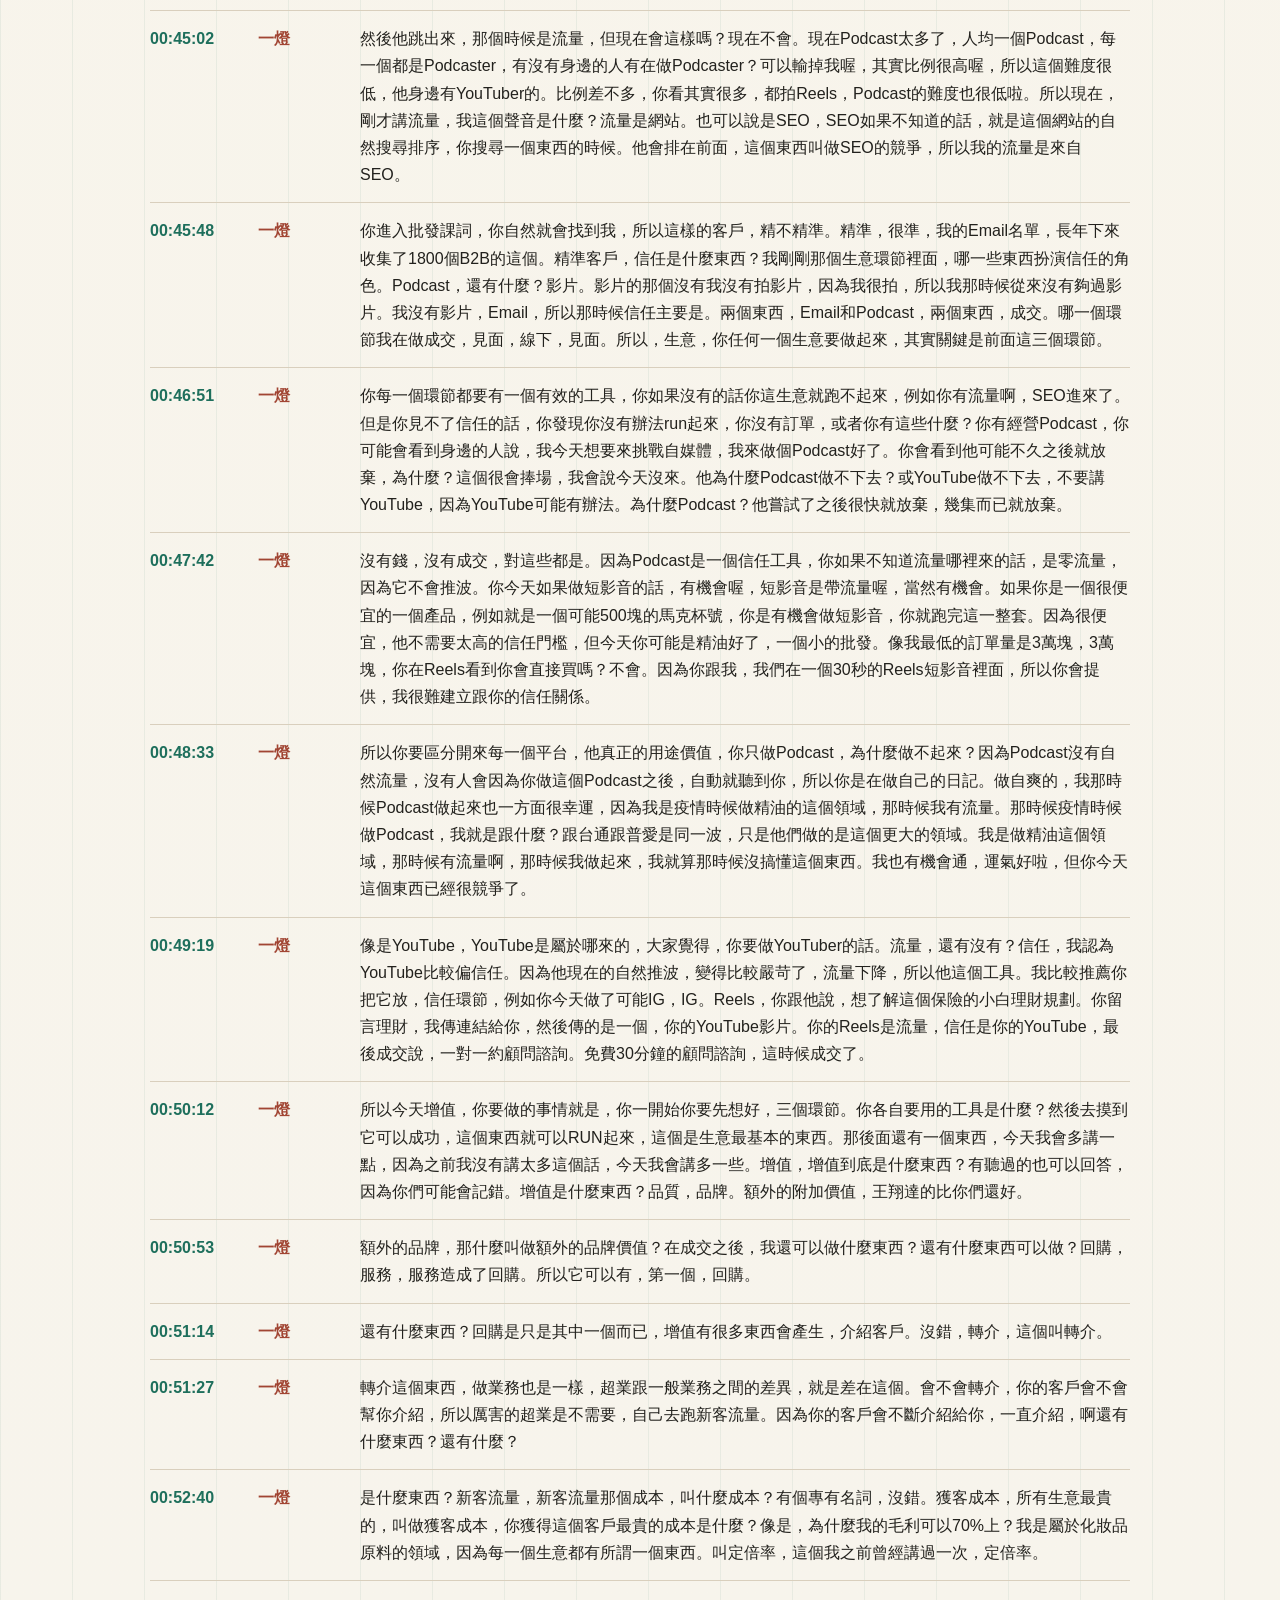
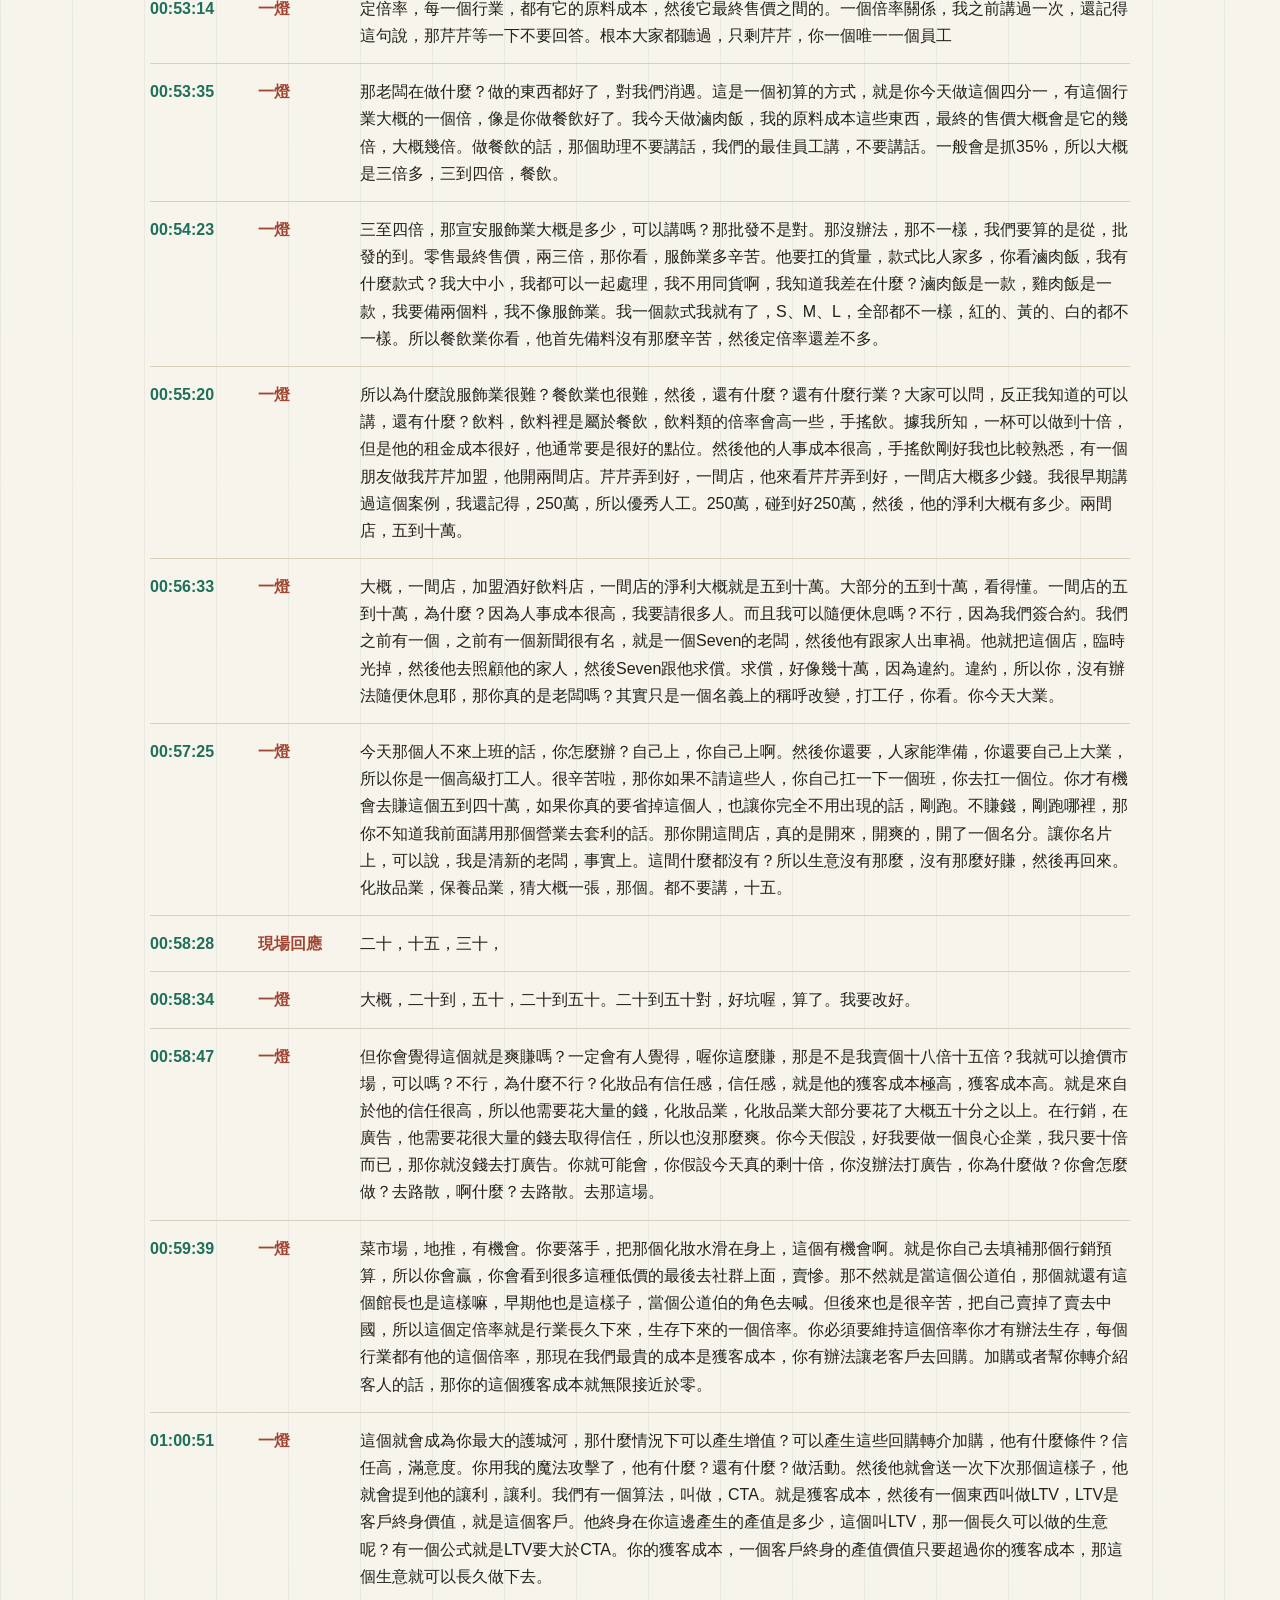
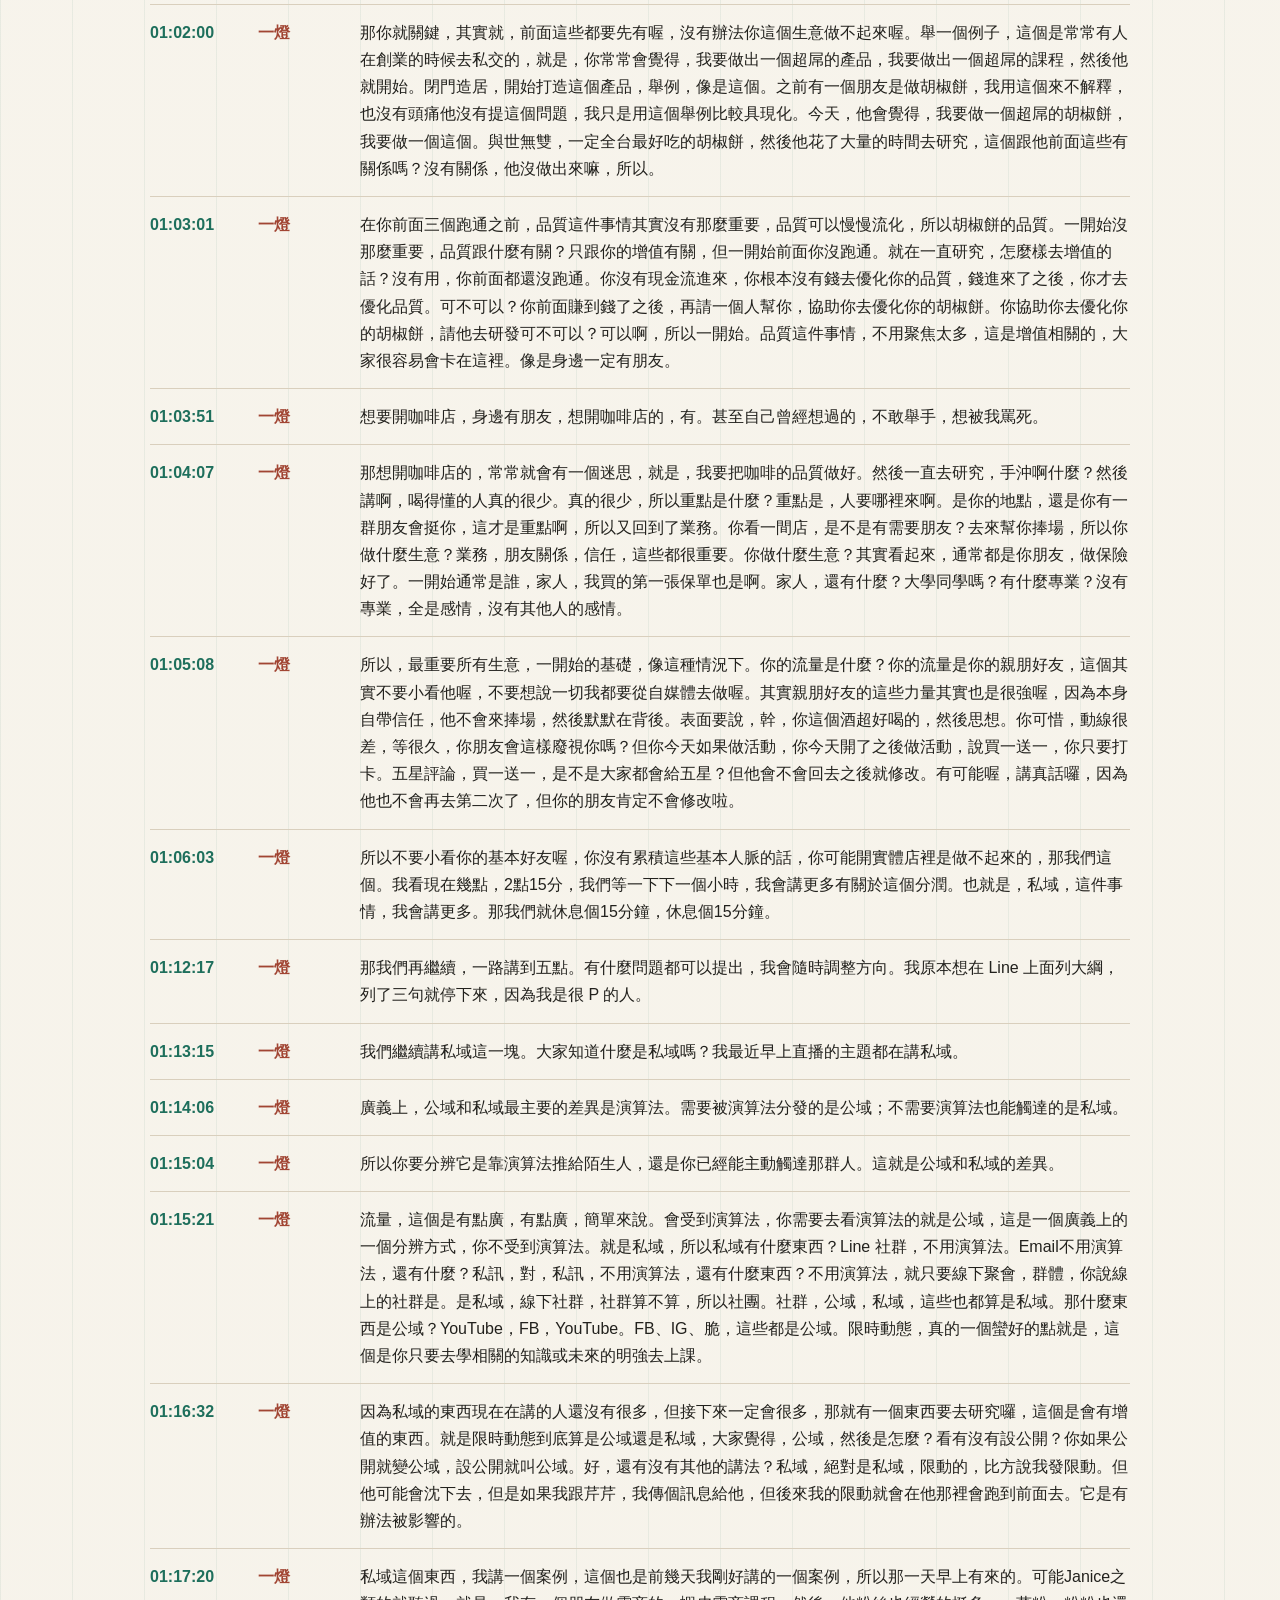
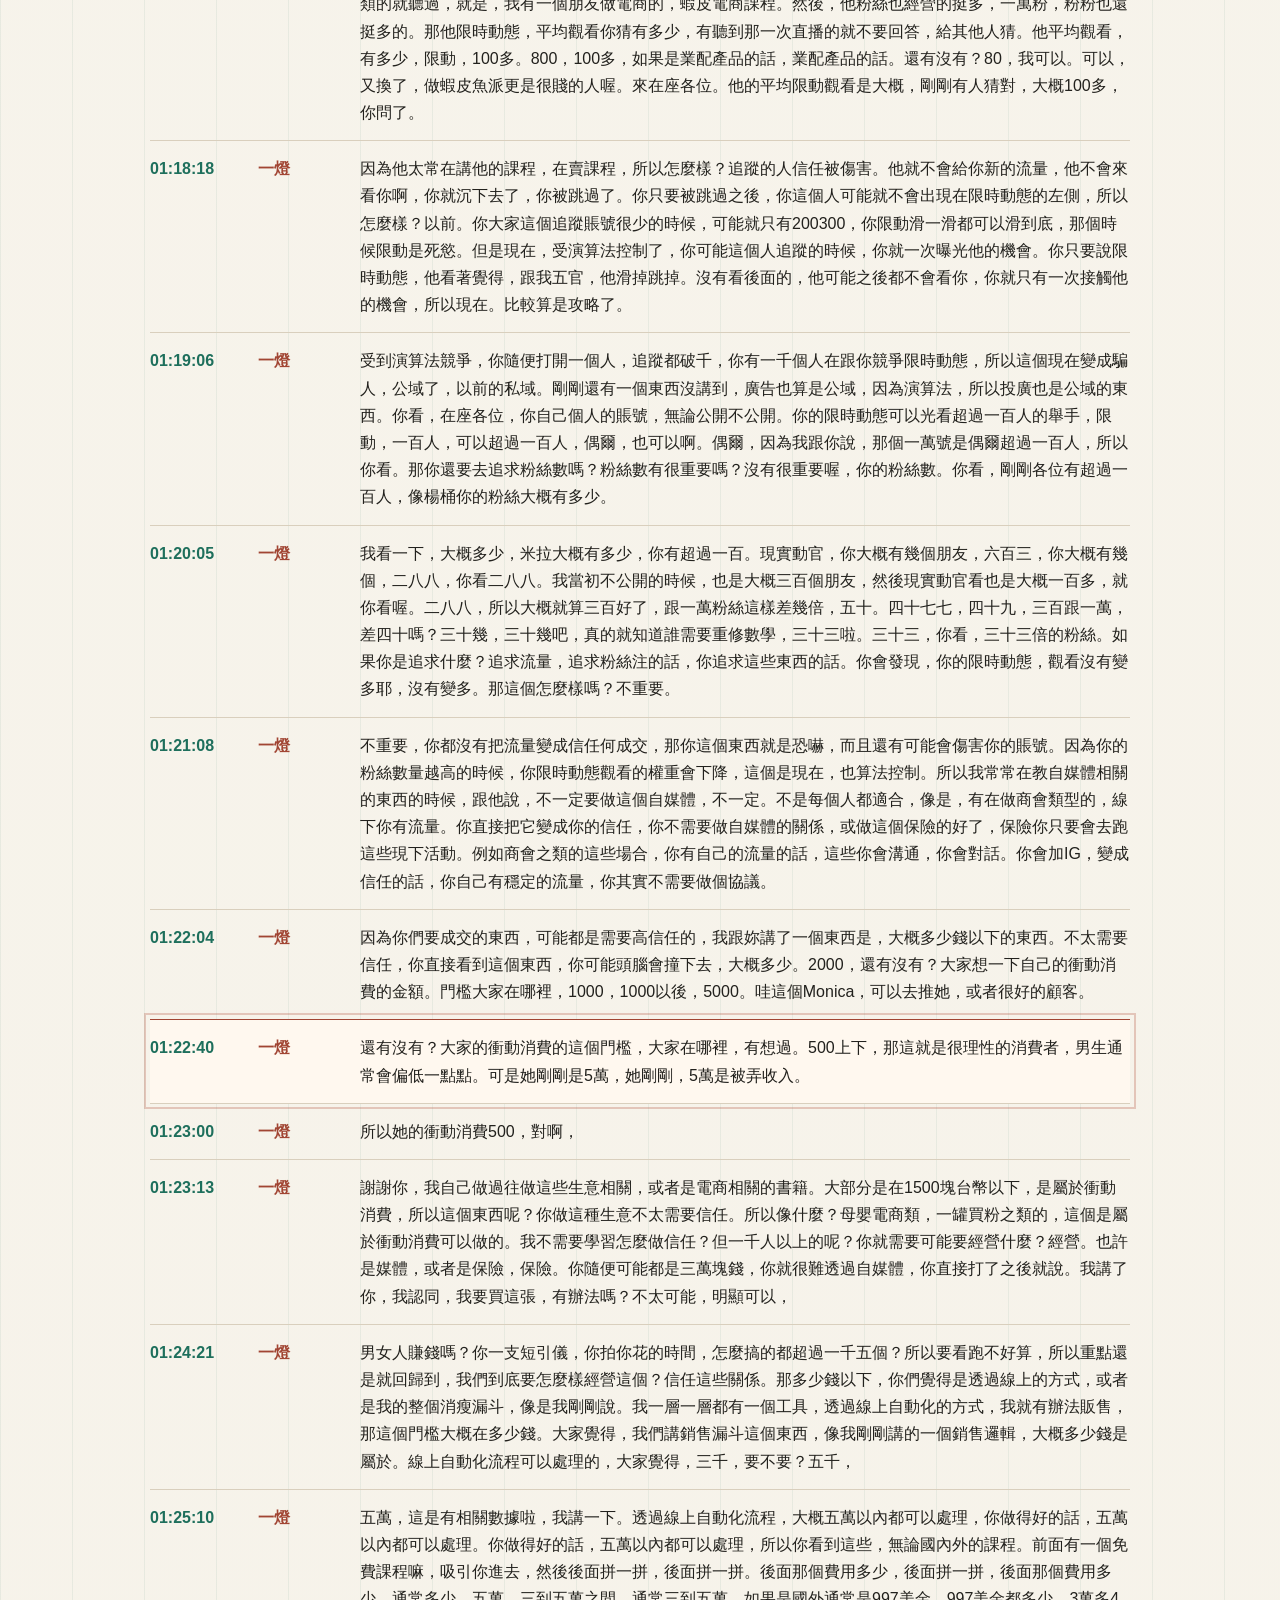
<file: transcripts/2026-05-24-business-mindset/index.html>
<!doctype html>
<html lang="zh-Hant">
<head>
  <meta charset="utf-8">
  <meta name="viewport" content="width=device-width, initial-scale=1">
  <title>一燈商業思維線下聚完整逐字稿</title>
  <link rel="stylesheet" href="../../styles.css">
  <style>
    html { scroll-behavior: smooth; }
    .home-button { position: fixed; top: 14px; left: 14px; z-index: 10; display: inline-flex; align-items: center; min-height: 38px; padding: 8px 12px; border: 1px solid var(--line); border-radius: 6px; background: var(--paper); color: var(--ink); font-weight: 800; text-decoration: none; box-shadow: 0 8px 20px rgba(0,0,0,.08); }
    .article { max-width: 980px; padding: 64px 0 72px; }
    .article h1 { font-size: clamp(34px, 5vw, 62px); }
    .article h2 { margin-top: 38px; color: var(--red); }
    .article p, .article li { color: var(--ink); }
    .note { padding: 16px 18px; border: 1px solid var(--line); border-radius: 8px; background: var(--soft-gold); color: #614615; }
    .transcript-toc { margin: 28px 0 34px; padding: 18px; border: 1px solid var(--line); border-radius: 8px; background: #fffdf8; }
    .transcript-toc h2 { margin-top: 0; }
    .toc-grid { display: grid; grid-template-columns: repeat(2, minmax(0, 1fr)); gap: 8px; }
    .toc-grid a { display: block; padding: 10px 12px; border: 1px solid var(--line); border-radius: 6px; color: var(--ink); text-decoration: none; background: var(--paper); font-weight: 800; }
    .toc-grid a:hover, .toc-grid a.is-active { border-color: var(--red); color: var(--red); background: #fff4ed; }
    .transcript-row { display: grid; grid-template-columns: 92px 86px 1fr; gap: 16px; padding: 14px 0; border-top: 1px solid var(--line); scroll-margin-top: 76px; }
    .transcript-row:target, .transcript-row.is-current { border-color: var(--red); outline: 2px solid rgba(171, 65, 43, .26); outline-offset: 4px; background: #fff8ef; }
    .transcript-row time { color: var(--green); font-weight: 900; }
    .speaker { color: var(--red); font-weight: 900; }
    .transcript-row p { margin: 0; }
    .reader-tools { position: fixed; right: 18px; bottom: 18px; z-index: 12; display: grid; gap: 8px; width: min(360px, calc(100vw - 36px)); }
    .current-marker, .back-to-toc { border: 1px solid var(--line); border-radius: 8px; background: var(--paper); box-shadow: 0 10px 28px rgba(0,0,0,.12); }
    .current-marker { padding: 10px 12px; color: var(--ink); font-size: 14px; line-height: 1.45; }
    .current-marker strong { display: block; color: var(--red); font-size: 13px; }
    .back-to-toc { display: inline-flex; justify-content: center; padding: 10px 12px; color: var(--ink); font-weight: 900; text-decoration: none; }
    .back-to-toc:hover { color: var(--red); border-color: var(--red); }
    @media (max-width: 720px) { .home-button { position: sticky; top: 8px; margin: 8px 0 0 12px; } .article { padding-top: 28px; } .toc-grid { grid-template-columns: 1fr; } .transcript-row { grid-template-columns: 1fr; gap: 4px; } .reader-tools { right: 10px; bottom: 10px; width: calc(100vw - 20px); } }
  </style>
</head>
<body>
  <a class="home-button" href="../../">回首頁</a>
  <main class="shell article" id="transcript-top">
    <p class="kicker">UBO / 一燈內容總站</p>
    <h1>一燈商業思維線下聚完整逐字稿</h1>
    <p class="lead">2026-05-24 兩段錄音合併轉錄，已補上標點、講者與時間軸。</p>
    
<p class="note">完整逐字稿。已移除開頭閒聊，地點修正為八里，並以保守方式標示「一燈 / 學員 / 現場回應」。</p>
<nav class="transcript-toc" id="transcript-toc" aria-label="逐字稿目錄">
<h2>逐字稿目錄</h2>
<div class="toc-grid">
<a href="#t-000118">00:01:58｜開場與生意泡泡</a>
<a href="#t-000309">00:05:09｜二代接手與時代變化</a>
<a href="#t-000360">00:06:00｜電商營收與淨利</a>
<a href="#t-000573">00:09:33｜財富自由是假議題</a>
<a href="#t-000964">00:16:04｜真正賺的是金流</a>
<a href="#t-006363">01:46:03｜信任、人情與分錢</a>
<a href="#t-006602">01:50:02｜影響力與說到做到</a>
<a href="#t-007612">02:06:52｜私域不是只有社群</a>
<a href="#t-008075">02:14:35｜業務、團隊與商業模式</a>
<a href="#t-008611">02:23:31｜直銷、微商與醫美會員</a>
</div>
</nav>
<h2 id="transcript-body">逐字稿</h2>
<section class="transcript-row" id="t-000118"><time>00:01:58</time><strong class="speaker">一燈</strong><p>那有些人可能是第一次見到我，簡單介紹一下，我是一燈，一盞燈的一燈。那今天呢？有些人可能，也不知道今天到底來幹嘛的，朋友找就來。那今天是一個很輕鬆，我們會在這邊偶爾一個月辦一次活動，講什麼呢？之前講比較多AI相關的東西。但今天會講生意啊，還有私域這些東西，但都是可以調整的，因為我沒有寫稿。所以等一下可能，誰問了什麼問題？搞不好，我們方便就往那邊去講。所以，隨時給我回饋，我搞不好就會，或問題。可以勇於發問，那我可能就會往那方面去講。</p></section>
<section class="transcript-row" id="t-000161"><time>00:02:41</time><strong class="speaker">一燈</strong><p>我先講個故事好了，剛好這幾天有一個朋友，來跟我聊到一個問題，因為我最近這幾天啊。很常跟蛋糕哥去淡水健身，因為我們橋通車了嘛，之前我去了淡水，不要看淡水很近其實很遠喔。我去淡水可能去比北投還遠喔，離去蘆洲還遠，因為我家要再過去一點，以前我要去淡水可能要40分鐘喔。現在橋開了我終於可以過去，然後因為蛋糕哥住在對面嘛，淡水我就可以，健身房我就離去了淡水。以前我去健身房去哪裡，去蘆洲吧，我去你家，然後去你家。蘆洲，那現在終於可以去近一點去淡水，那蛋糕哥在淡水，所以我就去找他去健身。讓他去跟我聊很多，他一些朋友的近況。</p></section>
<section class="transcript-row" id="t-000213"><time>00:03:33</time><strong class="speaker">一燈</strong><p>如果蛋糕哥不認識的話，之後搞不好有機會，有機會，來現場。可能會有遇到，就是做這個淡水，古早味蛋糕，很有名的創辦人，然後他巔峰時期在海外，有1300間的加盟零售分店，台灣之光。如果要學這些加盟零售的，我都會介紹他，介紹給他，給你們當這個顧問。那他就聊到他最近有一個朋友，做母嬰電商，年零售終於破億了，終於破億了。但是我覺得最想要分享給大家，不是這種很厲害，你可以成為一億營收的老闆，因為你不知道你沒有做過的話。你可能會有憧憬，所以我今天是來戳破大家，對於生意的一個泡泡，沒有你想像中的這麼爽。</p></section>
<section class="transcript-row" id="t-000265"><time>00:04:25</time><strong class="speaker">一燈</strong><p>我先問一下，在座有沒有人是覺得？我這輩子我都不想要當老闆，我這輩子就是只想要給人請的。你舉一下手好不好，芹芹，現在這種其他人都是有想要。不要被人管，可能自己出來做的，那不能夠這樣，所以。這個最好的員工可以開始競爭了，像員工很難找，你看在場20個人之後，一個人說。我只想當老闆，好難搶啊，可以等下直接開始競爭，這個心中。這是四萬開始競爭，四萬可以嗎？不行啊。</p></section>
<section class="transcript-row" id="t-000309"><time>00:05:09</time><strong class="speaker">一燈</strong><p>那競爭現在還蠻激烈的，我覺得我當初做生意，有一個很大的一個，很慶幸我做多一個決定。所以你看到這邊，這一間公司其實是，我做精油批發的公司，我自己是二代。我們在1988年開始做這個領域，我爸媽這個年代，那個年代做生意，基本上都是可以做一輩子的生意。他們做，做好一件事情就可以養家，但是到了我們這個年代，其實很困難了。包括我自己接手，22歲接手，十幾年前接手的時候，我花了很大的心力去做轉型。轉到現在呢？法規一變，其實很多以前過去的努力，又都徒勞無功了。現在的生意很多都是這樣子，有沒有自己父母是做生意的？舉個手，父母做生意的。</p></section>
<section class="transcript-row" id="t-000360"><time>00:06:00</time><strong class="speaker">一燈</strong><p>其實比例也挺高的，那我們父母做，那個年代做的生意的方式，就跟我們會有很大的差異。所以我們現在要再做生意，要再做一個可以做一輩子的生意，容易嗎？很難了。還要先看什麼AI會不會取代？太多了，那很多人做生意第一個想到什麼？第一個想到做電商。對不對？大家可能第一時間都會想到做電商，因為覺得這個是可能我也可以開始做的，我不知道興趣變成生意。那剛好我認識最多的老闆呢？也都是電商領域相關的，剛好可以分享，那這個母嬰的這個電商老闆呢？他突破一億，他是做蝦皮的，蝦皮母嬰，那猜猜看。一億的營業額他大概淨利多少，五千，有人說五千。</p></section>
<section class="transcript-row" id="t-000417"><time>00:06:57</time><strong class="speaker">一燈</strong><p>三千，五百，兩百。一百，你沒是什麼很近的人嗎？五千。六百。一千，六百，一千。五千，這個有常，常來跟我接觸的都往低的，越猜越低。好像是劍柄一樣，一百萬的話，讓他月薪不到十萬，那我還不如去做工。他的淨利大概是三百萬，一億的喔，為什麼？主要是母嬰這個領域啊。他本身毛利就不高，他都做什麼？做奶粉啊，尿布啊。這些東西，那他的利潤本來就不高，就算營業額衝上去了，他也沒有太大的利潤。所以，三百萬一年的淨利，這樣子他，等於月薪多少。二十，二十五，大概二十多。還二十多，老實講，二十多的這個生意，二十多的職業。</p></section>
<section class="transcript-row" id="t-000490"><time>00:08:10</time><strong class="speaker">一燈</strong><p>其實要找的話還是挺多的，這可能不會是，這可能不會是你想像中的老闆，大家覺得。我之前在這邊活動有一次做你的那個人生，人生目標的調查，然後很多人去寫下我這個。要財富自由，那我就問他們，那你覺得你財富自由有什麼樣的一個標準？他的這個數字是多少。可能被動收入是多少，大家覺得，如果有一個數字的話，會是多少。對你自己來說，多少可以接受，被動收入，一個月。一個月一個月被動收入，你躺著什麼都不做？你就是一號開始睡下去，三十號醒來。然後你戶頭會變多的這個錢。</p></section>
<section class="transcript-row" id="t-000540"><time>00:09:00</time><strong class="speaker">一燈</strong><p>五萬，喔真的，富裕很低。五十，還有沒有？每個月的錢，每個月，二十，你貪心囉，在那個瞬間你的貪念真的假的，變成雙倍，還有沒有？猜一個數字，隨便一個數字。因為每個人感覺不一樣吧，十五，</p></section>
<section class="transcript-row" id="t-000573"><time>00:09:33</time><strong class="speaker">一燈</strong><p>我那時候統計調查，包括對我的社群統計調查，最多人講的數字是大概十五萬，十五萬。但是我在做生意的過程中，就會發現，其實，人永遠沒有財富自由的一天。財富自由是一個假議題，為什麼會這樣講？大家都在追求這件事情，但你會發現這件事情是不會辦到。不會達到的，因為當你賺了更多之後，你的需求會更多，像我已經超過這個數字很久了。但是你看現在在追著我的議題是什麼？就開始賺錢之後別人就會來問，一燈哥，我最近有一個生意的想法。拉投資，然後，最近又是我，醫美診所的入股。又是這個幾百萬要下去，所以，當初我賺十幾二十萬的時候，不會遇到這些事情。</p></section>
<section class="transcript-row" id="t-000627"><time>00:10:27</time><strong class="speaker">一燈</strong><p>我的消費就是幾萬塊的問題，但當你賺到一定錢之後，你發現你的消費就開始不一樣了，那個煩惱。你永遠被錢追著跑，你永遠沒有財富自由的一天，只有什麼？只有你在跟你的這個消費。你的需求達成一個平衡之後，它才有可能，所以財富自由本身是一個假議題，跟數字沒有關係。所以是真的有可能，五萬也可以達成你的財富自由，只要你的這個需求沒有那麼高，你不用想著說。你也要這個入股那個入股，別人找你借錢你都要付出去，那這個五萬肯定是不夠的，那今天母嬰電商這個東西。這個老闆，一億的營業最後只有三百萬，我覺得是給大家很好的一個借鏡，做生意這件事情。</p></section>
<section class="transcript-row" id="t-000674"><time>00:11:14</time><strong class="speaker">一燈</strong><p>是大家可能想要去追求，這個財富數字也許十五萬，你可能第一時間想到一個途徑，大家可能都想到這個。因為覺得工作了不起，就是那幾萬塊，頂多可能十幾萬，要到十五萬它就有點難。我覺得老闆好像才有這個機會，因為老闆是現在我們看到，最大的一個答案，但卻沒有你想像中那麼爽。我做生意做了十幾年，然後我才發現，原來生意到底是在賺什麼錢？其實不是在賺這個淨利。大家覺得，其實真正賺最大的錢是什麼？猜猜看，他還有什麼賺？賺中等，你可以去看鳥，開廟，我跟妳說開廟很賺。什麼賺？開廟，開一間廟150萬而已喔，我們都有研究。</p></section>
<section class="transcript-row" id="t-000731"><time>00:12:11</time><strong class="speaker">一燈</strong><p>我跟妳說開廟賺什麼？因為有人是做這個保險的嘛，對不對？有人保險。我也是做保險，你可能不知道，很多保險公社的老闆都有開廟，開廟賺什麼錢？開廟賺，香油錢。對這個知情有分享過，不只是香油錢，基金？不是。你要是特定的這個產業，開廟賺個錢就是幫人這樣所得級距，是賺節稅的錢。因為捐獻可以去做個人綜所稅的，每年申報時候的抵扣，像家裡也在申報嘛，你如果開100萬的證明。也許你的年收是200萬，你開100萬的證明，那你所得級距就從200萬降成100萬，那你可能抽的%變少了。那功德收多少，功德收5%的油水錢，你不用給他100萬。</p></section>
<section class="transcript-row" id="t-000790"><time>00:13:10</time><strong class="speaker">一燈</strong><p>你給他100萬5%，他幫你開這個證明，那這東西就外面不要多講，因為看到哪一間被抄了。說有錢都沒辦法做這件事，所以為什麼說開廟很賺錢？開廟其實賺這個錢賺了很多，但你如果收入不到那個級距的話。你可能沒有聽過這件事情，但是那種收入超過千萬的，或幾億幾億的，他們很多這些自我管道。只是你沒有到之前，你可能不知道，所以有很多賺錢的方法，只是我們沒有遇到。突然講到開廟，因為我們都在研究這件事，蛋糕哥就說，嗯還是我自己開個廟。150萬而已我都研究過了，他講，蛋糕，</p></section>
<section class="transcript-row" id="t-000845"><time>00:14:05</time><strong class="speaker">一燈</strong><p>那你從一號睡到三十號，那不是叫懶，所以很多賺錢的方式，那到底母嬰電商。你剛才一億做生意，他到底賺什麼錢？不是賺商品錢，那到底賺什麼錢？還有什麼錢可以賺？甚至有一些老闆，他其實一開始就知道這個生意不賺錢，沒有什麼建議？他也去做喔，像是加盟連鎖也是喔，所有老闆都知道加盟連鎖不賺錢，但是有一些還是會開。到底為什麼？這個有沒有那個沒來過？老大，你有沒有猜猜看？可以猜他賺什麼錢？他真正賺的是什麼東西？廣告，有一些有可能有機會，但他今天可能還不是品牌的時候，有點困難，還有沒有？這個沒聽過，王翔要不要猜猜看？謝謝大家，我應該聽過。</p></section>
<section class="transcript-row" id="t-000904"><time>00:15:04</time><strong class="speaker">一燈</strong><p>先要不要猜猜看？我正在想，我是不是成功耐費時間，賺時間錢嗎？</p></section>
<section class="transcript-row" id="t-000913"><time>00:15:13</time><strong class="speaker">一燈</strong><p>對，就是他們有看到一個利益，那個利益是他OK的，所以他願意做這件事情，已經不是商品利益了。還有沒有什麼？還有那個Wil要不要猜猜？不是，那個大維，要不要猜猜看？</p></section>
<section class="transcript-row" id="t-000930"><time>00:15:30</time><strong class="speaker">一燈</strong><p>然後還有那個廠衛，我已經被那個第一次的廠衛給訂收了，廠衛，自己的廠衛都真的很難看。要不要猜猜看？還有什麼錢可以賺？做這個生意，既然不賺錢啊。電商不賺錢，加盟不賺錢，為什麼我還要開？他到底利益還有什麼？</p></section>
<section class="transcript-row" id="t-000964"><time>00:16:04</time><strong class="speaker">一燈</strong><p>什麼？人脈，有人脈的資源。但是比較小，因為假設他做電商的話，他不需要去跟人接觸，所以他就可能比較沒有人脈。如果他做實體店，可能還有機會喔，例如做酒吧，酒吧就是屬於一種。不賺錢他賺人脈錢的，酒吧家很難賺錢啊，酒吧是不是很難打瘋了？酒吧店長。原本9月要開間店家也延遲了，所以他一定看到某種利益，他賺什麼錢？他賺貸款的錢。他賺現金有沒有啊？然後你剛才會想到這個人家不適合，其實是賺貸款，因為可以開企業的貸款。對企業貸款，企業貸款，有很多算法，但一億。你少說要貸個三千萬就可以，還是滿有機會的，所以你看，一億的營業額。我原本。</p></section>
<section class="transcript-row" id="t-001021"><time>00:17:01</time><strong class="speaker">現場回應</strong><p>淨利，突然不會寫字了，發還會寫嗎？</p></section>
<section class="transcript-row" id="t-001031"><time>00:17:11</time><strong class="speaker">現場回應</strong><p>我寫英文，忘記中文字。</p></section>
<section class="transcript-row" id="t-001041"><time>00:17:21</time><strong class="speaker">一燈</strong><p>所以，一年淨利三百萬，你看，如果我貸款。可以貸三千萬的話，這個我要賺十年，而且我這間店，我到底能不能撐十年。我都不知道，你像想找一間撐十年的蝦皮賣場，有多難嗎？超難。你去看你過往買過的那些訂單，你點進去後發現賣場不存在，已經消失了，那今天。三千萬，我貸出來了吧，我的。隨便我的這個利率，假如說算個3%好了，不高，隨便。你找個最爛的這種，基金之類也有個8%左右，所以套利你就有了5%可以去做，5%。那你看喔，三千萬的5%是多少，一百五十萬，那我什麼都沒做？我一年就多了，一百五十萬，那這不是很輕鬆，所以他賺的是金流的錢。賺營業的。</p></section>
<section class="transcript-row" id="t-001105"><time>00:18:25</time><strong class="speaker">一燈</strong><p>所以很多生意，我當初做生意就沒有意識到這種東西，因為學的理財知識不夠，以及見的人不夠多。才發現很多的生意到後面，都是賺這種貸款的套利，加盟店不賺錢為什麼還要談？Seven不賺錢為什麼還要談？因為他的現金流很大，營業很大，我可以再拿這個東西去貸款，本身這個事業不賺錢。但都是給我拿來貸款的，那銀行可能，企業貸款不好談你財型房貸。通常寬限期就1到3年，寬限再換下一家等1到3年，再下一家1到3年，所以你就可以一直套利。這個就是做生意的人，最後在賺。然後這些錢都去哪，其實我們也不一定會。拿這個東西去套這個東西。</p></section>
<section class="transcript-row" id="t-001158"><time>00:19:18</time><strong class="speaker">一燈</strong><p>不會去套這個錢，通常會進房地產，所以最後他賺的錢是什麼？我做母嬰電商。一億營業額，結果我賺的錢，這是房子，房地產。最後都變這樣，因為房地產我還可以再開槓桿，他的房子增值之後，我再貸出來。那他很好再去操作，所以沒有想過，原來做生意是這樣，人家開加盟店。人家跑去加盟，可能像是路易莎，路易莎加盟金，可能現在大概要400萬。UG，沒有講錯吧，沒錯，我每次都講人GU。UG，加盟金520萬，520萬，之前沒出事之前。一個月淨利可以20萬，現在出事可能就沒有了，老闆之前跑去獻花，那只是他其中一個股東而已。不是真正的老闆，但你看一個股東。</p></section>
<section class="transcript-row" id="t-001216"><time>00:20:16</time><strong class="speaker">一燈</strong><p>去做了那件事情，有人不知道這件事嗎？有人沒跟到，都知道。反正就是中山站出現砍人事情的時候，UG的老闆跑去獻花，其中一個股東他也不是真的老闆，然後他那個花。全部都是UG的那個Logo。</p></section>
<section class="transcript-row" id="t-001236"><time>00:20:36</time><strong class="speaker">一燈</strong><p>他就在行銷做秀，還找這個新聞媒體記得，然後大家就很反感，然後就說抵制UG。那可能當初還有一個月，加盟主還有20萬，現在可能沒有了，也許變10萬。那你看520萬的加盟金，什麼時候會回來？很久啊，你要50個月才會回來。50個月有多久，4年多，4年中間會不會還有下一個，趨勢紅利的飲料店出來。一定會有啊，現在新的飲料品牌，一年比，一年多。每一年都有新的，又下一個又下一間，那大家加盟，你會選擇舊的還是新的。新的啊，新的，那你回本的速度就會更慢喔，所以這個基本上很難回本的。但是你有營業額，你可以再拿去貸款，所以他們賺的錢，大部分賺的是貸款的錢。</p></section>
<section class="transcript-row" id="t-001289"><time>00:21:29</time><strong class="speaker">一燈</strong><p>貸了之後再去做其他事，那你沒有聽過，你可能不知道這些東西，然後剛好禮拜日又沒有來。這裡沒聽過，那很可惜，你去加盟的這個東西，就搞不清楚真正在賺的是什麼？那你搞清楚了，你可能就覺得，那我不要，不要做了。因為你沒有這些門路，沒有這些思維，就算你有這個營業額，你可以帶。貸出來後，那我要買什麼東西？你會發現你手上，有的資源不足。卻真的不多，那你也沒什麼好套利的？那這些大老闆，敢這樣套。都是他們很有門路啦，所以他們這樣套利之後，他們就可以越管越多，這個也是我在。真正出來走跳，這幾年，我才真正了解，我以前做生意就是。關起門來，我有一個筆電。</p></section>
<section class="transcript-row" id="t-001339"><time>00:22:19</time><strong class="speaker">一燈</strong><p>我就可以自己做生意，我幹嘛去跟別人社交，我前面10年做生意，都有點像這樣。22歲到我30歲左右的時候，八年，我是到了，2024年我才出來，重新學這些業務，重新學這些人與人的經營。我才認識了很多老闆，才知道這些東西，不然我以前都不知道，然後我就發現看。我以前這個八年，在深山裡面，自己閉關，沒有接受這個武林的考驗。沒有切磋過，都是紙上談兵，接受的時候才發現，原來世界這麼大。這麼多不一樣的方法，很有趣，那我也把這些經驗，再分享給你們。所以啊，我們知道，原來做生意，跟我們想的很不一樣。我突然還想到，這邊也有一個，可以處理貸款的。</p></section>
<section class="transcript-row" id="t-001389"><time>00:23:09</time><strong class="speaker">一燈</strong><p>我們這邊，有很多不一樣的朋友。互相可以多認識，多介紹，有不一樣的資源，像是也有可以處理貸款相關的，保險相關的，各式各樣。也有做生意相關的，所以為什麼？大家可以休息的時候，多聊天。跟多認識不一樣的資源，所以，剛剛只有一個芹芹，不想做老闆。不想做自己的生意，那其他人，那你就必須要知道這些東西，很重要。未來你們要做老闆的時候，你們要追求員工，你看多虛啊，20個人有19個想做老闆。只有一個想做員工，那你看，我當初，我剛剛講。我慶幸我沒有做的一件事情，就是，我沒有規模化，我當初買下這裡。</p></section>
<section class="transcript-row" id="t-001446"><time>00:24:06</time><strong class="speaker">一燈</strong><p>我是想要規模化，去做電商品牌，或者另一個，是更幸好我沒做的。就是做工廠，因為這邊其實是工業地，我其實可以做工廠，還好我沒做。如果我當初，真的砸下去的話，我現在是沒辦法跟你講這些東西，你們在想錢在哪裡。還好沒錯，現在不要做任何的重投資了，不要做這種大量資金的投資。早上我才在跟一個，莉恩的朋友，他提早來，他下午有事。所以他諮詢完之後，他就走了，很年輕，大四而已。然後他就說，還是還沒畢業，還沒畢業，23歲。然後他就說，他們學校有這種創業展，有很多這種，這種二十幾歲的這種學長姐回來。然後就有一個新創的光環，然後他很憧憬。</p></section>
<section class="transcript-row" id="t-001504"><time>00:25:04</time><strong class="speaker">現場回應</strong><p>他也想要做這個老闆，我說不要急。</p></section>
<section class="transcript-row" id="t-001511"><time>00:25:11</time><strong class="speaker">一燈</strong><p>你就想他為什麼還要回來？下午就從來沒去過我的母校演講，我從來沒有回去過，因為我不需要那一群人啊。那他為什麼還要回去？通常不會只是在樂園分享，就是他有所求，車馬費。可能通常兩千塊，五千。就算是五千好了，以老闆來說還是蠻少的。代表他可能是，是窮困，是需要，是需要他五千，是五千，是需要他五千，代表他們的狀況如何，通常的狀況是找員工啦，通常是找員工。因為員工太難找了，我只有一個學長光環回去的時候，有機會找到可能像是親戚，你不想到老闆舉手。那你來必須。</p></section>
<section class="transcript-row" id="t-001568"><time>00:26:08</time><strong class="speaker">一燈</strong><p>這種情況，所以，我剛剛講的一個東西是，生意這件事情。我建議，也是我給所有人的建議，你先從業務開始做，因為所有的老闆。最後都有業務能力，活下來的，所有人，大部分人幾乎都聽過。這個你去創業，一年以內，倒閉的機率是幾%，九十五。九十，九六五七，大家都，有點飄。但都是九十幾，那我的數據是90%，我自己聽的版本數據是90%，然後。五年之後呢？剩下多少，一%，所以五年裡面活下來的創業。就只有我們的，一百間有一間，然後他會問我，但我好像看那些公司。也沒有很，回來的學長姐，好像狀況也沒有很好，我就說。對阿，我跟你說是五年之後活下來一間，不過我跟你說。</p></section>
<section class="transcript-row" id="t-001629"><time>00:27:09</time><strong class="speaker">現場回應</strong><p>活得很好啊。</p></section>
<section class="transcript-row" id="t-001638"><time>00:27:18</time><strong class="speaker">一燈</strong><p>所以啊，創業沒有大家想像的，那麼光鮮亮麗，活下來的那一間。或者真的是在那裡，活下來的那一群公司裡面，真正賺了很多錢，真正成功了。通常是嗎？通常那個老闆都不是第一次創業，他已經在這個沙場，這個商場上死了。無數次又爬起來，一直打不倒，然後他的經驗又再去累積下一次，再做他的下一個商業模式。所以你在進場上是這些人，你憑什麼覺得你會贏過他？對不對？所以這是一個很重要。所以，但你可以做什麼呢？你可以先去學業務，業務我覺得就是一個。</p></section>
<section class="transcript-row" id="t-001683"><time>00:28:03</time><strong class="speaker">一燈</strong><p>生意的本質，大家覺得是什麼？生意到底是在做什麼東西？如果你要用一個詞。來去定義它的話，大家覺得會是什麼？價值的交換，價值交換。落差，資訊落差，供需法則，這個大家都很適合，那老師，非常的飄忽，非常的抽象。很像是AI會回答，我現在給你更新的資訊落差，那什麼？剛剛給一個，生意到底的本質是什麼？</p></section>
<section class="transcript-row" id="t-001734"><time>00:28:54</time><strong class="speaker">一燈</strong><p>剛剛不是說有嗎？他有講，剛剛，他把自己設定完AI了。然後你需要更多，我給你可能拿到更多token，他給他給他更多token，他給他更多token，他給他更多錢，生意的本質呢？我認為是。風險，它是一種風險的控制，跟投資一樣，投資的本質也是風險控制。而生意其實，也就是投資的另一種形態而已，所以你很重要的是要了解，風險到底在哪裡。所以你要先知道多少人死掉，跟我競爭的到底是誰，我要怎麼樣去競爭？我才可以賺到很大的錢。就像是做投資一樣，我到底要怎麼樣？掌握到最深的資訊，知道怎麼進場點？我可以贏到大部分的人，我才能賺錢嗎？所以做生意也是一樣。</p></section>
<section class="transcript-row" id="t-001782"><time>00:29:42</time><strong class="speaker">一燈</strong><p>那你完全沒有這些概念，你沒有做研究，你也不知道你要賣給誰，找誰做生意。不知道你要服務誰，那你怎麼可能會成功？你最後你也是在做什麼？我發現大部分的人做生意。最後都是在滿足自己而已，自我實現，所以像是很多人都很喜歡穿衣服，所以他可能就想說我要服飾创業。很多這樣對不對？然後就會發現，哇，怎麼那麼難做？我跟你說服飾有賺錢的都是這個萬種選擬，服飾是最難做的生意之一，為什麼？宣先不要回答好了。因為宣是做這個行業的，我是狗人，為什麼服飾很難做？大家猜猜看。我們今天就來建立這個對生意的認識，然後把你的泡泡戳掉，更新鲜。</p></section>
<section class="transcript-row" id="t-001838"><time>00:30:38</time><strong class="speaker">一燈</strong><p>什麼？太多層了，太多層，什麼很多層？你說內滴，然後太多層，還帶的就是什麼大盤？中盤。小盤，層次來的，層次很多，這個就是供應鏈。但大部分的生意都有這樣的一個供應鏈，其實大部分都有，你要去掉的話，那就叫做直銷。你直接銷售，直接銷售，這個才是真正定義的直銷，直接銷售。你去中間的話，對不對？例如工廠發貨，這個叫直銷。直銷的定義不是那個多層次，這個才是他比較真正的定義，為什麼服飾不好做？門槛低，競爭多嘛，還有沒有？很看個人品味，個人品味，這是優势也是劣势啊，你的品味搞不好可以去宣传出去啊。所以這不一定是一個重點。</p></section>
<section class="transcript-row" id="t-001896"><time>00:31:36</time><strong class="speaker">一燈</strong><p>到底為什麼？長途成本很高，這個是一點快要接近了。快要接近了，他到底，再再再看，我可以回答。好，你回答，潮流變化很快，這個也越來越接近了，越來越接近了，快要接近了。</p></section>
<section class="transcript-row" id="t-001921"><time>00:32:01</time><strong class="speaker">一燈</strong><p>還是可以學會，還有還快到，快到那點，潮流到那點，對對對，大家猜猜猜猜猜猜，這些做生意的觀念是通用的。是通用的，沒辦法很靈活，就沒辦法很靈活，就是。你可能要有實體店面，然後又要有倉庫，然後你，很多事情就是。卡住，會被綁住這樣子，非常的模糊。</p></section>
<section class="transcript-row" id="t-001955"><time>00:32:35</time><strong class="speaker">一燈</strong><p>大家自己解釋，然後自己腦補，這樣子，應該就撐哥自己腦補。現金流，這個應該有點稍稍稍稍稍稍稍稍稍稍，差一點點。就是差一點點，回購。有一個原因讓他庫存很多，我猜猜看，回購率，不是，要跟廠商簽約的，不是，壓低層的。也不是，夏洛特，要猜猜猜，消費金融。這個是一個其中的問題，但不是核心問題，好我再舉一個例子。你經營的小，你有機會賺錢，但是越大，你越可能會虧錢。不是品牌是這樣，為什麼？壓成本，壓貨，快要到，就差一點點。我跟他說問題，問題就是在，款式太多了，我今天有一個款式，我今天有一個服飾。</p></section>
<section class="transcript-row" id="t-002024"><time>00:33:44</time><strong class="speaker">一燈</strong><p>一個裙子好了，三個尺寸，對一個尺寸，三個尺寸可能都還算少。有個五個，對有個五個，然後，顏色。再五個，所以五乘五，二十五個，我光這一件裙子。我有二十五個款式要背貨，那我到底要怎麼抓它的量？那我可能會收一個裙子嗎，不會。那你大概有幾個，幾個商品，我沒有壓貨，沒有壓貨。買空賣空，這個是比較有機會賺錢的，但利潤都會壓低，除非你經營的信任好。你跟客戶的關係信任高，你才可以賺到利潤空間，那如果要壓貨，是不是很辛苦？你光一條裙子，就五乘以五自己店面都會壓貨，是不是真的看得很痛？真的很累，比S小還有什麼？XX，因為我沒有買過這個。XXL。</p></section>
<section class="transcript-row" id="t-002087"><time>00:34:47</time><strong class="speaker">一燈</strong><p>哇五個尺寸，然後再五個顏色，五個顏色好像已經不算多了那就。哇二十五個要准備，啊假設，這一款沒中</p></section>
<section class="transcript-row" id="t-002103"><time>00:35:03</time><strong class="speaker">一燈</strong><p>賠哦，出清，甚至比成本還低。也有可能，出清要認賠，然後，你一間店一個品牌好了。一個你喜歡的服飾店，你覺得裡面大概要有多少的選擇，我們不分這個尺寸跟顏色，就是這個裙子當一款好了。你就是一個品牌的話，它至少要有多少選擇，兩百個吧，兩百個，上衣、外套、褲子，過肩的，兩百個，我們不要講這麼多好了。這說成三個，然後三個顏色，三三個顏色，三三乘九。兩百乘九，二百乘九，一千八百，一千八百個品項耶。每間再乘一個，一千八百個品項耶，這個就會把你的這個現金流吃死，然後還有很多東西。你可能沒有意識到的成本喔，例如，瑕疵。</p></section>
<section class="transcript-row" id="t-002167"><time>00:36:07</time><strong class="speaker">一燈</strong><p>是一個，瑕疵率通常大概占幾%，你自己的經驗，一千八百乘九。很高，假設抓個3%好了。3%，爆肺，你看這個現金流大概，你3%。你要處理多少客服的問題，時間成本就很高，你還要請一個，然後你的情緒也很差。因為那種奧客很多，他就會來罵你，罵你，搞不好。像你是賣3萬塊的東西給他，那樣，我當初沒有去選擇做零售，就是我有這種感受。因為我原本做to B的嘛，如果大家不知道的話，我的公司是做精油的原料批發，我們台灣做最早做精油的，然後我的專業，我專研我的專業很久。我很長期我的podcast，是在精油領域的第一名。</p></section>
<section class="transcript-row" id="t-002228"><time>00:37:08</time><strong class="speaker">一燈</strong><p>所以我的專業是很夠的，但它的上限就在那裡，我父母經營時期很輕鬆，他們兩個人就可以做到每個月上百萬。但是某一個時間點，突然市場改變了，我們的大客戶，占了我們50%的銷售額。我剛剛講登奇耳，占了我們50%，這個就有做美容領域的人就有聽過，台灣比較大的一個高端 SPA。突然轉變了說不要就是不要，我們那時候有80%的客戶都一瞬間消失，那是我在接手轉型的時候，所以我那時候做這個podcast。就幾乎都是新客人，都是我找的新客人，那我很辛苦才可以做到，再回到單月百萬。然後我們的毛利很高，毛利是超過70%，做B2B，但還是超過70%。</p></section>
<section class="transcript-row" id="t-002286"><time>00:38:06</time><strong class="speaker">一燈</strong><p>所以相對來說我選的賽道，我選的賽道已經比較好了，但我還是要捅很多的庫存，我當初做了一個錯的決定是什麼？錯的決定就是，我覺得我要，掌握好的原料供應關係，因為我怕被搶走。所以我跟廠商壓貨，然後跟他談台灣只供給我，但那個是我當初做的一個錯誤決定，後來就發現其實市場狀況也不好。根本也沒有人要搶這些供應商，那我到現在我的倉庫還有大概兩千萬金額貨，然後，這個東西還不能拿去代寶。因為不是資產，所以為什麼生意比你想像中還要辛苦？就算我單月一百萬，但要單月一百萬這樣進來。那個兩千萬隨時也可能會卡死我，因為我沒有辦法那麼輕鬆地周轉。</p></section>
<section class="transcript-row" id="t-002345"><time>00:39:05</time><strong class="speaker">一燈</strong><p>所以生意沒有想像中那麼輕鬆，你賺的錢搞不好又都會卡進去變成貨，那那些貨，哪一天市場風向轉變的時候可能就會尬死。像是現在精油領域現在都非常辛苦，美容師也非常辛苦，因為法規變了，一瞬間講精油的基本上都崩盤了。生意一落千丈，因為法規變了，還好我轉型得早，我現在的生意已經。我的收入不來自這一些精油了，還好轉型得早，還好早一點認知認識了這些東西，知道我做的東西是個坑。沒有再繼續堆在這邊，沒有開工廠，沒有做零售品牌，我當初有一年嘗試做零售品牌。大概2021年的時候做零售品牌，我那時候就去先做蝦皮試試看，自己做了一些設計。</p></section>
<section class="transcript-row" id="t-002399"><time>00:39:59</time><strong class="speaker">一燈</strong><p>因為我本科是平面設計的，所以我可以省這些錢，我自己做設計很快，那時候我的感受是什麼？就是，這些問題怎麼那麼多？</p></section>
<section class="transcript-row" id="t-002412"><time>00:40:12</time><strong class="speaker">一燈</strong><p>那我做批發是怎麼樣？我做批發就是，我有個網站，講精油批發。你查精油批發，我就一定是在第一頁，以前好的狀況也是第一個，精油批發的排名第一。所以你會看到我的網站，然後網站也沒有我的聯繫方式，我不希望你打電話給我，我非常討厭接電話。如果在座各位不認識我的話，我是一個非常非常 I 的人，我所有的這些溝通技巧，這些社交技巧。全部都是我後天磨練出來的，我以前是怎麼樣？我以前是你要我一群朋友出去。要去預約、預訂，預約這個餐廳什麼的？你給我這個任務，我會想一下。我等一下要講什麼東西？我可能會花十分鐘，而且一撥出那個電話。</p></section>
<section class="transcript-row" id="t-002463"><time>00:41:03</time><strong class="speaker">一燈</strong><p>想一下電話，想兩聲，我會再掛電話，我會在圈論裡面。在座可能像Janice，就有一些感同身受，在哀的人，是這樣子做事的。很辛苦，打一個政府的電話，我也要心力也好，大綱。我第一個要問什麼？第二個要問什麼？我是這樣子，這樣子練起來。所以我不希望你打電話給我，我會覺得非常非常的消耗，其實我覺得溝通的時間太多了。溝通起來太辛苦了，那我怎麼做？你們覺得會怎麼做？如果不要電話。讓人家聯繫到我的話，我還可以怎麼銷售？Email或Line，Email。Line，對對對，這個是私域的部分，那這個可能也是我們。等一下下一小時，會講到的東西。</p></section>
<section class="transcript-row" id="t-002507"><time>00:41:47</time><strong class="speaker">一燈</strong><p>私域，我認為是一個接下來的關鍵。我很多事業的成功，就是來自於私域這件事情做得好。我的精油事業做法是：網站上有個地方可以填寫 Email，然後他會收到我很多 Email 訊息，每一封 Email 都連接到我一集 Podcast。很多人聽了我非常多 Podcast，聽了十幾個小時，你說洗腦也可以。然後我就講一個合作方式：你線上的這些報價我都不回。因為我當初還蠻有時間，可以去接這些客戶，我會說，你來八里找我、來拜訪我。你不花時間來，我也不要跟你聊，就自然篩選掉嘛，我可以篩選客戶。</p></section>
<section class="transcript-row" id="t-002553"><time>00:42:33</time><strong class="speaker">一燈</strong><p>所以我有很多客戶是海外來的，像是澳門啊，香港，上海啊。馬來西亞，這些都有，因為找到最後，你适合頻率的。就會花這個時間來，那你看這種情況下，我還需要任何的話術嗎，他都從山海來了。他會有那個沉沒成本嘛，要不然你是從什麼？其實你光是從台北市過來，你也有一些沉沒成本。那我來聽一下好了，我再回去也是要再花個一個小時，不如我就待到五點好了，沉沒成本。所以我那時候做的這個銷售，是這樣做的，這一部分就讓我學習到，原來原來做生意在這個信任的建立方面。是非常非常重要的，我們在講生意的時候，有一個基本公式，這個是我常常說的。來第一個是什麼？</p></section>
<section class="transcript-row" id="t-002619"><time>00:43:39</time><strong class="speaker">一燈</strong><p>我們的事業第一原則，第一個東西是什麼？最重要的。那個公式，聽過可以講，好聽過也可以講，流量。誰講流量，流量，好流量，第二個是什麼？信任，誰講成交的，要再讀一下，要再熟悉一下。第三個，成交，第四個是什麼？回貨，增值，回購是增值的一部分，任何一個生意你要做起來，前面三個，各有一個工具跑通就好了。各有一個工具跑通，所以像我精油的事業是什麼？流量是什麼東西？我精油事業的流量是什麼？或是網站，網站還是，Podcast不是流量，你如果是自己搜尋。自己跳出來，我的Podcast，你原本是聽Podcast的人。</p></section>
<section class="transcript-row" id="t-002702"><time>00:45:02</time><strong class="speaker">一燈</strong><p>然後他跳出來，那個時候是流量，但現在會這樣嗎？現在不會。現在Podcast太多了，人均一個Podcast，每一個都是Podcaster，有沒有身邊的人有在做Podcaster？可以輸掉我喔，其實比例很高喔，所以這個難度很低，他身邊有YouTuber的。比例差不多，你看其實很多，都拍Reels，Podcast的難度也很低啦。所以現在，剛才講流量，我這個聲音是什麼？流量是網站。也可以說是SEO，SEO如果不知道的話，就是這個網站的自然搜尋排序，你搜尋一個東西的時候。他會排在前面，這個東西叫做SEO的競爭，所以我的流量是來自SEO。</p></section>
<section class="transcript-row" id="t-002748"><time>00:45:48</time><strong class="speaker">一燈</strong><p>你進入批發課詞，你自然就會找到我，所以這樣的客戶，精不精準。精準，很準，我的Email名單，長年下來收集了1800個B2B的這個。精準客戶，信任是什麼東西？我剛剛那個生意環節裡面，哪一些東西扮演信任的角色。Podcast，還有什麼？影片。影片的那個沒有我沒有拍影片，因為我很拍，所以我那時候從來沒有夠過影片。我沒有影片，Email，所以那時候信任主要是。兩個東西，Email和Podcast，兩個東西，成交。哪一個環節我在做成交，見面，線下，見面。所以，生意，你任何一個生意要做起來，其實關鍵是前面這三個環節。</p></section>
<section class="transcript-row" id="t-002811"><time>00:46:51</time><strong class="speaker">一燈</strong><p>你每一個環節都要有一個有效的工具，你如果沒有的話你這生意就跑不起來，例如你有流量啊，SEO進來了。但是你見不了信任的話，你發現你沒有辦法run起來，你沒有訂單，或者你有這些什麼？你有經營Podcast，你可能會看到身邊的人說，我今天想要來挑戰自媒體，我來做個Podcast好了。你會看到他可能不久之後就放棄，為什麼？這個很會捧場，我會說今天沒來。他為什麼Podcast做不下去？或YouTube做不下去，不要講YouTube，因為YouTube可能有辦法。為什麼Podcast？他嘗試了之後很快就放棄，幾集而已就放棄。</p></section>
<section class="transcript-row" id="t-002862"><time>00:47:42</time><strong class="speaker">一燈</strong><p>沒有錢，沒有成交，對這些都是。因為Podcast是一個信任工具，你如果不知道流量哪裡來的話，是零流量，因為它不會推波。你今天如果做短影音的話，有機會喔，短影音是帶流量喔，當然有機會。如果你是一個很便宜的一個產品，例如就是一個可能500塊的馬克杯號，你是有機會做短影音，你就跑完這一整套。因為很便宜，他不需要太高的信任門檻，但今天你可能是精油好了，一個小的批發。像我最低的訂單量是3萬塊，3萬塊，你在Reels看到你會直接買嗎？不會。因為你跟我，我們在一個30秒的Reels短影音裡面，所以你會提供，我很難建立跟你的信任關係。</p></section>
<section class="transcript-row" id="t-002913"><time>00:48:33</time><strong class="speaker">一燈</strong><p>所以你要區分開來每一個平台，他真正的用途價值，你只做Podcast，為什麼做不起來？因為Podcast沒有自然流量，沒有人會因為你做這個Podcast之後，自動就聽到你，所以你是在做自己的日記。做自爽的，我那時候Podcast做起來也一方面很幸運，因為我是疫情時候做精油的這個領域，那時候我有流量。那時候疫情時候做Podcast，我就是跟什麼？跟台通跟普愛是同一波，只是他們做的是這個更大的領域。我是做精油這個領域，那時候有流量啊，那時候我做起來，我就算那時候沒搞懂這個東西。我也有機會通，運氣好啦，但你今天這個東西已經很競爭了。</p></section>
<section class="transcript-row" id="t-002959"><time>00:49:19</time><strong class="speaker">一燈</strong><p>像是YouTube，YouTube是屬於哪來的，大家覺得，你要做YouTuber的話。流量，還有沒有？信任，我認為YouTube比較偏信任。因為他現在的自然推波，變得比較嚴苛了，流量下降，所以他這個工具。我比較推薦你把它放，信任環節，例如你今天做了可能IG，IG。Reels，你跟他說，想了解這個保險的小白理財規劃。你留言理財，我傳連結給你，然後傳的是一個，你的YouTube影片。你的Reels是流量，信任是你的YouTube，最後成交說，一對一約顧問諮詢。免費30分鐘的顧問諮詢，這時候成交了。</p></section>
<section class="transcript-row" id="t-003012"><time>00:50:12</time><strong class="speaker">一燈</strong><p>所以今天增值，你要做的事情就是，你一開始你要先想好，三個環節。你各自要用的工具是什麼？然後去摸到它可以成功，這個東西就可以RUN起來，這個是生意最基本的東西。那後面還有一個東西，今天我會多講一點，因為之前我沒有講太多這個話，今天我會講多一些。增值，增值到底是什麼東西？有聽過的也可以回答，因為你們可能會記錯。增值是什麼東西？品質，品牌。額外的附加價值，王翔達的比你們還好。</p></section>
<section class="transcript-row" id="t-003053"><time>00:50:53</time><strong class="speaker">一燈</strong><p>額外的品牌，那什麼叫做額外的品牌價值？在成交之後，我還可以做什麼東西？還有什麼東西可以做？回購，服務，服務造成了回購。所以它可以有，第一個，回購。</p></section>
<section class="transcript-row" id="t-003074"><time>00:51:14</time><strong class="speaker">一燈</strong><p>還有什麼東西？回購是只是其中一個而已，增值有很多東西會產生，介紹客戶。沒錯，轉介，這個叫轉介。</p></section>
<section class="transcript-row" id="t-003087"><time>00:51:27</time><strong class="speaker">一燈</strong><p>轉介這個東西，做業務也是一樣，超業跟一般業務之間的差異，就是差在這個。會不會轉介，你的客戶會不會幫你介紹，所以厲害的超業是不需要，自己去跑新客流量。因為你的客戶會不斷介紹給你，一直介紹，啊還有什麼東西？還有什麼？</p></section>
<section class="transcript-row" id="t-003160"><time>00:52:40</time><strong class="speaker">一燈</strong><p>是什麼東西？新客流量，新客流量那個成本，叫什麼成本？有個專有名詞，沒錯。獲客成本，所有生意最貴的，叫做獲客成本，你獲得這個客戶最貴的成本是什麼？像是，為什麼我的毛利可以70%上？我是屬於化妝品原料的領域，因為每一個生意都有所謂一個東西。叫定倍率，這個我之前曾經講過一次，定倍率。</p></section>
<section class="transcript-row" id="t-003194"><time>00:53:14</time><strong class="speaker">一燈</strong><p>定倍率，每一個行業，都有它的原料成本，然後它最終售價之間的。一個倍率關係，我之前講過一次，還記得這句說，那芹芹等一下不要回答。根本大家都聽過，只剩芹芹，你一個唯一一個員工</p></section>
<section class="transcript-row" id="t-003215"><time>00:53:35</time><strong class="speaker">一燈</strong><p>那老闆在做什麼？做的東西都好了，對我們消遇。這是一個初算的方式，就是你今天做這個四分一，有這個行業大概的一個倍，像是你做餐飲好了。我今天做滷肉飯，我的原料成本這些東西，最終的售價大概會是它的幾倍，大概幾倍。做餐飲的話，那個助理不要講話，我們的最佳員工講，不要講話。一般會是抓35%，所以大概是三倍多，三到四倍，餐飲。</p></section>
<section class="transcript-row" id="t-003263"><time>00:54:23</time><strong class="speaker">一燈</strong><p>三至四倍，那宣安服飾業大概是多少，可以講嗎？那批發不是對。那沒辦法，那不一樣，我們要算的是從，批發的到。零售最終售價，兩三倍，那你看，服飾業多辛苦。他要扛的貨量，款式比人家多，你看滷肉飯，我有什麼款式？我大中小，我都可以一起處理，我不用同貨啊，我知道我差在什麼？滷肉飯是一款，雞肉飯是一款，我要備兩個料，我不像服飾業。我一個款式我就有了，S、M、L，全部都不一樣，紅的、黃的、白的都不一樣。所以餐飲業你看，他首先備料沒有那麼辛苦，然後定倍率還差不多。</p></section>
<section class="transcript-row" id="t-003320"><time>00:55:20</time><strong class="speaker">一燈</strong><p>所以為什麼說服飾業很難？餐飲業也很難，然後，還有什麼？還有什麼行業？大家可以問，反正我知道的可以講，還有什麼？飲料，飲料裡是屬於餐飲，飲料類的倍率會高一些，手搖飲。據我所知，一杯可以做到十倍，但是他的租金成本很好，他通常要是很好的點位。然後他的人事成本很高，手搖飲剛好我也比較熟悉，有一個朋友做我芹芹加盟，他開兩間店。芹芹弄到好，一間店，他來看芹芹弄到好，一間店大概多少錢。我很早期講過這個案例，我還記得，250萬，所以優秀人工。250萬，碰到好250萬，然後，他的淨利大概有多少。兩間店，五到十萬。</p></section>
<section class="transcript-row" id="t-003393"><time>00:56:33</time><strong class="speaker">一燈</strong><p>大概，一間店，加盟酒好飲料店，一間店的淨利大概就是五到十萬。大部分的五到十萬，看得懂。一間店的五到十萬，為什麼？因為人事成本很高，我要請很多人。而且我可以隨便休息嗎？不行，因為我們簽合約。我們之前有一個，之前有一個新聞很有名，就是一個Seven的老闆，然後他有跟家人出車禍。他就把這個店，臨時光掉，然後他去照顧他的家人，然後Seven跟他求償。求償，好像幾十萬，因為違約。違約，所以你，沒有辦法隨便休息耶，那你真的是老闆嗎？其實只是一個名義上的稱呼改變，打工仔，你看。你今天大業。</p></section>
<section class="transcript-row" id="t-003445"><time>00:57:25</time><strong class="speaker">一燈</strong><p>今天那個人不來上班的話，你怎麼辦？自己上，你自己上啊。然後你還要，人家能準備，你還要自己上大業，所以你是一個高級打工人。很辛苦啦，那你如果不請這些人，你自己扛一下一個班，你去扛一個位。你才有機會去賺這個五到四十萬，如果你真的要省掉這個人，也讓你完全不用出現的話，剛跑。不賺錢，剛跑哪裡，那你不知道我前面講用那個營業去套利的話。那你開這間店，真的是開來，開爽的，開了一個名分。讓你名片上，可以說，我是清新的老闆，事實上。這間什麼都沒有？所以生意沒有那麼，沒有那麼好賺，然後再回來。化妝品業，保養品業，猜大概一張，那個。都不要講，十五。</p></section>
<section class="transcript-row" id="t-003508"><time>00:58:28</time><strong class="speaker">現場回應</strong><p>二十，十五，三十，</p></section>
<section class="transcript-row" id="t-003514"><time>00:58:34</time><strong class="speaker">一燈</strong><p>大概，二十到，五十，二十到五十。二十到五十對，好坑喔，算了。我要改好。</p></section>
<section class="transcript-row" id="t-003527"><time>00:58:47</time><strong class="speaker">一燈</strong><p>但你會覺得這個就是爽賺嗎？一定會有人覺得，喔你這麼賺，那是不是我賣個十八倍十五倍？我就可以搶價市場，可以嗎？不行，為什麼不行？化妝品有信任感，信任感，就是他的獲客成本極高，獲客成本高。就是來自於他的信任很高，所以他需要花大量的錢，化妝品業，化妝品業大部分要花了大概五十分之以上。在行銷，在廣告，他需要花很大量的錢去取得信任，所以也沒那麼爽。你今天假設，好我要做一個良心企業，我只要十倍而已，那你就沒錢去打廣告。你就可能會，你假設今天真的剩十倍，你沒辦法打廣告，你為什麼做？你會怎麼做？去路散，啊什麼？去路散。去那這場。</p></section>
<section class="transcript-row" id="t-003579"><time>00:59:39</time><strong class="speaker">一燈</strong><p>菜市場，地推，有機會。你要落手，把那個化妝水滑在身上，這個有機會啊。就是你自己去填補那個行銷預算，所以你會贏，你會看到很多這種低價的最後去社群上面，賣慘。那不然就是當這個公道伯，那個就還有這個館長也是這樣嘛，早期他也是這樣子，當個公道伯的角色去喊。但後來也是很辛苦，把自己賣掉了賣去中國，所以這個定倍率就是行業長久下來，生存下來的一個倍率。你必須要維持這個倍率你才有辦法生存，每個行業都有他的這個倍率，那現在我們最貴的成本是獲客成本，你有辦法讓老客戶去回購。加購或者幫你轉介紹客人的話，那你的這個獲客成本就無限接近於零。</p></section>
<section class="transcript-row" id="t-003651"><time>01:00:51</time><strong class="speaker">一燈</strong><p>這個就會成為你最大的護城河，那什麼情況下可以產生增值？可以產生這些回購轉介加購，他有什麼條件？信任高，滿意度。你用我的魔法攻擊了，他有什麼？還有什麼？做活動。然後他就會送一次下次那個這樣子，他就會提到他的讓利，讓利。我們有一個算法，叫做，CTA。就是獲客成本，然後有一個東西叫做LTV，LTV是客戶終身價值，就是這個客戶。他終身在你這邊產生的產值是多少，這個叫LTV，那一個長久可以做的生意呢？有一個公式就是LTV要大於CTA。你的獲客成本，一個客戶終身的產值價值只要超過你的獲客成本，那這個生意就可以長久做下去。</p></section>
<section class="transcript-row" id="t-003720"><time>01:02:00</time><strong class="speaker">一燈</strong><p>那你就關鍵，其實就，前面這些都要先有喔，沒有辦法你這個生意做不起來喔。舉一個例子，這個是常常有人在創業的時候去私交的，就是，你常常會覺得，我要做出一個超屌的產品，我要做出一個超屌的課程，然後他就開始。閉門造居，開始打造這個產品，舉例，像是這個。之前有一個朋友是做胡椒餅，我用這個來不解釋，也沒有頭痛他沒有提這個問題，我只是用這個舉例比較具現化。今天，他會覺得，我要做一個超屌的胡椒餅，我要做一個這個。與世無雙，一定全台最好吃的胡椒餅，然後他花了大量的時間去研究，這個跟他前面這些有關係嗎？沒有關係，他沒做出來嘛，所以。</p></section>
<section class="transcript-row" id="t-003781"><time>01:03:01</time><strong class="speaker">一燈</strong><p>在你前面三個跑通之前，品質這件事情其實沒有那麼重要，品質可以慢慢流化，所以胡椒餅的品質。一開始沒那麼重要，品質跟什麼有關？只跟你的增值有關，但一開始前面你沒跑通。就在一直研究，怎麼樣去增值的話？沒有用，你前面都還沒跑通。你沒有現金流進來，你根本沒有錢去優化你的品質，錢進來了之後，你才去優化品質。可不可以？你前面賺到錢了之後，再請一個人幫你，協助你去優化你的胡椒餅。你協助你去優化你的胡椒餅，請他去研發可不可以？可以啊，所以一開始。品質這件事情，不用聚焦太多，這是增值相關的，大家很容易會卡在這裡。像是身邊一定有朋友。</p></section>
<section class="transcript-row" id="t-003831"><time>01:03:51</time><strong class="speaker">一燈</strong><p>想要開咖啡店，身邊有朋友，想開咖啡店的，有。甚至自己曾經想過的，不敢舉手，想被我罵死。</p></section>
<section class="transcript-row" id="t-003847"><time>01:04:07</time><strong class="speaker">一燈</strong><p>那想開咖啡店的，常常就會有一個迷思，就是，我要把咖啡的品質做好。然後一直去研究，手沖啊什麼？然後講啊，喝得懂的人真的很少。真的很少，所以重點是什麼？重點是，人要哪裡來啊。是你的地點，還是你有一群朋友會挺你，這才是重點啊，所以又回到了業務。你看一間店，是不是有需要朋友？去來幫你捧場，所以你做什麼生意？業務，朋友關係，信任，這些都很重要。你做什麼生意？其實看起來，通常都是你朋友，做保險好了。一開始通常是誰，家人，我買的第一張保單也是啊。家人，還有什麼？大學同學嗎？有什麼專業？沒有專業，全是感情，沒有其他人的感情。</p></section>
<section class="transcript-row" id="t-003908"><time>01:05:08</time><strong class="speaker">一燈</strong><p>所以，最重要所有生意，一開始的基礎，像這種情況下。你的流量是什麼？你的流量是你的親朋好友，這個其實不要小看他喔，不要想說一切我都要從自媒體去做喔。其實親朋好友的這些力量其實也是很強喔，因為本身自帶信任，他不會來捧場，然後默默在背後。表面要說，幹，你這個酒超好喝的，然後思想。你可惜，動線很差，等很久，你朋友會這樣廢視你嗎？但你今天如果做活動，你今天開了之後做活動，說買一送一，你只要打卡。五星評論，買一送一，是不是大家都會給五星？但他會不會回去之後就修改。有可能喔，講真話囉，因為他也不會再去第二次了，但你的朋友肯定不會修改啦。</p></section>
<section class="transcript-row" id="t-003963"><time>01:06:03</time><strong class="speaker">一燈</strong><p>所以不要小看你的基本好友喔，你沒有累積這些基本人脈的話，你可能開實體店裡是做不起來的，那我們這個。我看現在幾點，2點15分，我們等一下下一個小時，我會講更多有關於這個分潤。也就是，私域，這件事情，我會講更多。那我們就休息個15分鐘，休息個15分鐘。</p></section>






<section class="transcript-row" id="t-004337"><time>01:12:17</time><strong class="speaker">一燈</strong><p>那我們再繼續，一路講到五點。有什麼問題都可以提出，我會隨時調整方向。我原本想在 Line 上面列大綱，列了三句就停下來，因為我是很 P 的人。</p></section>
<section class="transcript-row" id="t-004395"><time>01:13:15</time><strong class="speaker">一燈</strong><p>我們繼續講私域這一塊。大家知道什麼是私域嗎？我最近早上直播的主題都在講私域。</p></section>
<section class="transcript-row" id="t-004446"><time>01:14:06</time><strong class="speaker">一燈</strong><p>廣義上，公域和私域最主要的差異是演算法。需要被演算法分發的是公域；不需要演算法也能觸達的是私域。</p></section>
<section class="transcript-row" id="t-004504"><time>01:15:04</time><strong class="speaker">一燈</strong><p>所以你要分辨它是靠演算法推給陌生人，還是你已經能主動觸達那群人。這就是公域和私域的差異。</p></section>
<section class="transcript-row" id="t-004521"><time>01:15:21</time><strong class="speaker">一燈</strong><p>流量，這個是有點廣，有點廣，簡單來說。會受到演算法，你需要去看演算法的就是公域，這是一個廣義上的一個分辨方式，你不受到演算法。就是私域，所以私域有什麼東西？Line 社群，不用演算法。Email不用演算法，還有什麼？私訊，對，私訊，不用演算法，還有什麼東西？不用演算法，就只要線下聚會，群體，你說線上的社群是。是私域，線下社群，社群算不算，所以社團。社群，公域，私域，這些也都算是私域。那什麼東西是公域？YouTube，FB，YouTube。FB、IG、脆，這些都是公域。限時動態，真的一個蠻好的點就是，這個是你只要去學相關的知識或未來的明強去上課。</p></section>
<section class="transcript-row" id="t-004592"><time>01:16:32</time><strong class="speaker">一燈</strong><p>因為私域的東西現在在講的人還沒有很多，但接下來一定會很多，那就有一個東西要去研究囉，這個是會有增值的東西。就是限時動態到底算是公域還是私域，大家覺得，公域，然後是怎麼？看有沒有設公開？你如果公開就變公域，設公開就叫公域。好，還有沒有其他的講法？私域，絕對是私域，限動的，比方說我發限動。但他可能會沈下去，但是如果我跟芹芹，我傳個訊息給他，但後來我的限動就會在他那裡會跑到前面去。它是有辦法被影響的。</p></section>
<section class="transcript-row" id="t-004640"><time>01:17:20</time><strong class="speaker">一燈</strong><p>私域這個東西，我講一個案例，這個也是前幾天我剛好講的一個案例，所以那一天早上有來的。可能Janice之類的就聽過，就是，我有一個朋友做電商的，蝦皮電商課程。然後，他粉絲也經營的挺多，一萬粉，粉粉也還挺多的。那他限時動態，平均觀看你猜有多少，有聽到那一次直播的就不要回答，給其他人猜。他平均觀看，有多少，限動，100多。800，100多，如果是業配產品的話，業配產品的話。還有沒有？80，我可以。可以，又換了，做蝦皮魚派更是很賤的人喔。來在座各位。他的平均限動觀看是大概，剛剛有人猜對，大概100多，你問了。</p></section>
<section class="transcript-row" id="t-004698"><time>01:18:18</time><strong class="speaker">一燈</strong><p>因為他太常在講他的課程，在賣課程，所以怎麼樣？追蹤的人信任被傷害。他就不會給你新的流量，他不會來看你啊，你就沉下去了，你被跳過了。你只要被跳過之後，你這個人可能就不會出現在限時動態的左側，所以怎麼樣？以前。你大家這個追蹤賬號很少的時候，可能就只有200300，你限動滑一滑都可以滑到底，那個時候限動是死慾。但是現在，受演算法控制了，你可能這個人追蹤的時候，你就一次曝光他的機會。你只要說限時動態，他看著覺得，跟我五官，他滑掉跳掉。沒有看後面的，他可能之後都不會看你，你就只有一次接觸他的機會，所以現在。比較算是攻略了。</p></section>
<section class="transcript-row" id="t-004746"><time>01:19:06</time><strong class="speaker">一燈</strong><p>受到演算法競爭，你隨便打開一個人，追蹤都破千，你有一千個人在跟你競爭限時動態，所以這個現在變成騙人，公域了，以前的私域。剛剛還有一個東西沒講到，廣告也算是公域，因為演算法，所以投廣也是公域的東西。你看，在座各位，你自己個人的賬號，無論公開不公開。你的限時動態可以光看超過一百人的舉手，限動，一百人，可以超過一百人，偶爾，也可以啊。偶爾，因為我跟你說，那個一萬號是偶爾超過一百人，所以你看。那你還要去追求粉絲數嗎？粉絲數有很重要嗎？沒有很重要喔，你的粉絲數。你看，剛剛各位有超過一百人，像楊桶你的粉絲大概有多少。</p></section>
<section class="transcript-row" id="t-004805"><time>01:20:05</time><strong class="speaker">一燈</strong><p>我看一下，大概多少，米拉大概有多少，你有超過一百。現實動官，你大概有幾個朋友，六百三，你大概有幾個，二八八，你看二八八。我當初不公開的時候，也是大概三百個朋友，然後現實動官看也是大概一百多，就你看喔。二八八，所以大概就算三百好了，跟一萬粉絲這樣差幾倍，五十。四十七七，四十九，三百跟一萬，差四十嗎？三十幾，三十幾吧，真的就知道誰需要重修數學，三十三啦。三十三，你看，三十三倍的粉絲。如果你是追求什麼？追求流量，追求粉絲注的話，你追求這些東西的話。你會發現，你的限時動態，觀看沒有變多耶，沒有變多。那這個怎麼樣嗎？不重要。</p></section>
<section class="transcript-row" id="t-004868"><time>01:21:08</time><strong class="speaker">一燈</strong><p>不重要，你都沒有把流量變成信任何成交，那你這個東西就是恐嚇，而且還有可能會傷害你的賬號。因為你的粉絲數量越高的時候，你限時動態觀看的權重會下降，這個是現在，也算法控制。所以我常常在教自媒體相關的東西的時候，跟他說，不一定要做這個自媒體，不一定。不是每個人都適合，像是，有在做商會類型的，線下你有流量。你直接把它變成你的信任，你不需要做自媒體的關係，或做這個保險的好了，保險你只要會去跑這些現下活動。例如商會之類的這些場合，你有自己的流量的話，這些你會溝通，你會對話。你會加IG，變成信任的話，你自己有穩定的流量，你其實不需要做個協議。</p></section>
<section class="transcript-row" id="t-004924"><time>01:22:04</time><strong class="speaker">一燈</strong><p>因為你們要成交的東西，可能都是需要高信任的，我跟妳講了一個東西是，大概多少錢以下的東西。不太需要信任，你直接看到這個東西，你可能頭腦會撞下去，大概多少。2000，還有沒有？大家想一下自己的衝動消費的金額。門檻大家在哪裡，1000，1000以後，5000。哇這個Monica，可以去推她，或者很好的顧客。</p></section>
<section class="transcript-row" id="t-004960"><time>01:22:40</time><strong class="speaker">一燈</strong><p>還有沒有？大家的衝動消費的這個門檻，大家在哪裡，有想過。500上下，那這就是很理性的消費者，男生通常會偏低一點點。可是她剛剛是5萬，她剛剛，5萬是被弄收入。</p></section>
<section class="transcript-row" id="t-004980"><time>01:23:00</time><strong class="speaker">一燈</strong><p>所以她的衝動消費500，對啊，</p></section>
<section class="transcript-row" id="t-004993"><time>01:23:13</time><strong class="speaker">一燈</strong><p>謝謝你，我自己做過往做這些生意相關，或者是電商相關的書籍。大部分是在1500塊台幣以下，是屬於衝動消費，所以這個東西呢？你做這種生意不太需要信任。所以像什麼？母嬰電商類，一罐買粉之類的，這個是屬於衝動消費可以做的。我不需要學習怎麼做信任？但一千人以上的呢？你就需要可能要經營什麼？經營。也許是媒體，或者是保險，保險。你隨便可能都是三萬塊錢，你就很難透過自媒體，你直接打了之後就說。我講了你，我認同，我要買這張，有辦法嗎？不太可能，明顯可以，</p></section>
<section class="transcript-row" id="t-005061"><time>01:24:21</time><strong class="speaker">一燈</strong><p>男女人賺錢嗎？你一支短引儀，你拍你花的時間，怎麼搞的都超過一千五個？所以要看跑不好算，所以重點還是就回歸到，我們到底要怎麼樣經營這個？信任這些關係。那多少錢以下，你們覺得是透過線上的方式，或者是我的整個消瘦漏斗，像是我剛剛說。我一層一層都有一個工具，透過線上自動化的方式，我就有辦法販售，那這個門檻大概在多少錢。大家覺得，我們講銷售漏斗這個東西，像我剛剛講的一個銷售邏輯，大概多少錢是屬於。線上自動化流程可以處理的，大家覺得，三千，要不要？五千，</p></section>
<section class="transcript-row" id="t-005110"><time>01:25:10</time><strong class="speaker">一燈</strong><p>五萬，這是有相關數據啦，我講一下。透過線上自動化流程，大概五萬以內都可以處理，你做得好的話，五萬以內都可以處理。你做得好的話，五萬以內都可以處理，所以你看到這些，無論國內外的課程。前面有一個免費課程嘛，吸引你進去，然後後面拼一拼，後面拼一拼。後面那個費用多少，後面拼一拼，後面那個費用多少，通常多少。五萬，三到五萬之間，通常三到五萬，如果是國外通常是997美金。997美金都多少，3萬多4萬塊，差不多這個區間，要不然就是1299美金。都差不多，所以，但是再超過，基本上這個就賣不掉了。很難賣了，就超過這個區間了，如果我們對標。</p></section>
<section class="transcript-row" id="t-005167"><time>01:26:07</time><strong class="speaker">一燈</strong><p>我們台灣的環境的話，其實簡單來講，就是我們內心會對標，這個大概是我一個月的薪水。你會自己對標，喔那我花一個月，這個值不值得，好像值得。OK，然後如果再超貴，假設10萬塊，10萬塊你會對標什麼？好在座有買過，10萬塊以上東西的區租，有，醫美算嗎？算，孤，所以。筆料算嗎？筆料算，筆利你看。其實沒有很多，你看大部分你這樣子做，自媒體流量這些東西出去，會接觸到還是以上班族群為主。他如果從來沒有花過10萬塊，那這時候他就會非常卡，他要思考的東西就很多了，那所以10萬塊以後。或者說5萬塊以上的東西，他會想，這已經超過五個月的薪水了。</p></section>
<section class="transcript-row" id="t-005226"><time>01:27:06</time><strong class="speaker">一燈</strong><p>他會非常非常的緊鎮思考，他不會隨便下決定，那這個就是屬於，你非常需要信任的銷售。那我們就再來看，我們到底要怎麼樣去經營？信任這件事情，大家覺得。你可以用什麼樣的方式？來去產生信任。</p></section>
<section class="transcript-row" id="t-005247"><time>01:27:27</time><strong class="speaker">一燈</strong><p>有沒有什麼想法？這個我可以給出我的一些，簡單的公式，怎麼樣去經營信任這件事情？有沒有什麼想法？再打算這樣，你那個老婆就是這樣追的，錢狗，興奮，有沒有怎麼樣可以增加興奮？互動。怎麼樣的互動？小利，他什麼？小利，小利是什麼？就是釋放出我的。散力，散力跟小利，小利，</p></section>
<section class="transcript-row" id="t-005290"><time>01:28:10</time><strong class="speaker">一燈</strong><p>想說為什麼不是J？而是小利有信任，小利價值，小利。好沒錯，情緒價值也是一個，情緒價值，認同小利。所以，都給小利，情緒價值，是一個。</p></section>
<section class="transcript-row" id="t-005308"><time>01:28:28</time><strong class="speaker">現場回應</strong><p>小利。</p></section>
<section class="transcript-row" id="t-005315"><time>01:28:35</time><strong class="speaker">一燈</strong><p>所以，我們可以怎麼做？有一些基本的公式，第一個。</p></section>
<section class="transcript-row" id="t-005322"><time>01:28:42</time><strong class="speaker">現場回應</strong><p>你可以，幫別人，解決問題。</p></section>
<section class="transcript-row" id="t-005330"><time>01:28:50</time><strong class="speaker">一燈</strong><p>其實賣東西也是這樣子，你解決多大的問題，決定了你可以賺多少錢，你可以解決多少問題。所以你今天，賣一個，這種，一千多塊錢的東西。一千多塊錢，有什麼？例如可能，瑜伽庫好。那他解決的就是一個，一千多塊價值的問題，不是什麼大問題？所以。很多人也可以去解決什麼問題？磨贏好了，一罐奶粉，那別人也可以去解決這個問題。所以隨時可以去取代，取代性就很高了，但今天，像是。瑋瑜剛剛問我一個問題，國外匯款，然後，這個。手續費很高，我剛好可能有一些相關經驗，可以去提供給他，這個到底是正常。還是不正常的時候，我可以解決他這個問題，他就有說他想要找，有相關經驗的人問。</p></section>
<section class="transcript-row" id="t-005386"><time>01:29:46</time><strong class="speaker">一燈</strong><p>那這個時候呢？你有沒有相關經驗？就決定你可不可以解決他這個問題？像我早上的時候。在跟莉恩的朋友，Will，在講話。突然一個訊息傳過來，我一個好朋友，他是非常非常有錢，嫁進了非常有錢的家族。然後他傳給我說，可不可以臨時匯款給他100萬？我就先看是不是照片？照片，他們想說他不太可能啦，然後我看了一下他的問題，因為首先他本身沒有什麼消費習慣？所以他平常雖然他的家族，他嫁進的家庭很有錢，但是他也沒有拿那些相關的黑卡之類的，那他自己平常沒有什麼消費？但是他臨時要買給他婆婆一個禮物，要刷200萬，我刷200萬。</p></section>
<section class="transcript-row" id="t-005441"><time>01:30:41</time><strong class="speaker">一燈</strong><p>但他等那張卡剛好只有100萬的額度，然後還有配貨限制，他說你沒有現在刷的話，你下午的話我就要把這貨配給別人了。我瘋瘋他喔，沒有，以他的家族來看這是很小的錢，因為他是你如果排台灣前十大首富的話。他們家序是親子，是賦什麼時候？沒有，是買珠寶。包包不會買到200萬，包包不太會買到200萬，配貨要吧，配貨可能要。泰馬是可能要，但是他是送那個主保物，那他的卡就只有100萬，然後又有那個配貨壓力。然後如果今天是禮拜一禮拜二，他自己處理就好，但今天假日啊，他也沒辦法把他的匯款額度調高。然後去處理這些東西，他就問我，他剛好缺這100萬。</p></section>
<section class="transcript-row" id="t-005492"><time>01:31:32</time><strong class="speaker">一燈</strong><p>他要用那個現金先去增加額度的方式，然後他就問我，為什麼他會問我？首先這是一個可能講出去。會覺得有點丟臉的事情嗎？他不能隨便問人啦，所以就是來自於我跟他的信任夠高，而一路以來經營了這些信任。所以他先問我，那我要不要做這些事情？要不要？若是你。哭啦，那真的你好，一萬，你跟之前好不好。一萬，一萬都給，但要不要？信任。是我特別要，這是一定的來講真的一個資源，我覺得首先看。看那個人是不是值得多？因為假設是你非常清楚這個情況，是他絕對還得出來，你絕對可以信任的話。那我絕對會去做這件事情，因為這是什麼？我可以賺人情，那這是一個非常極度特殊的狀況。</p></section>
<section class="transcript-row" id="t-005592"><time>01:33:12</time><strong class="speaker">一燈</strong><p>你會發現沒什麼價值？你會發現，你會發現沒什麼價值？沒什麼價值？你會發現，那錢都很難，你請了之後他就在哪裡，突然塞進你的錢包。你想請你還沒辦法請，或者他在哪裡，不然他這個禮物給你，車上隨便拿出一個東西說給你。他就把你的人情抵掉了，你很難讓老闆欠人情給你，那今天這麼好的機會，我可以去累積一個信任。可以去賺一個人情，賺啊，但真的要看這個人的狀況，因為今天假設你的交友狀況是很複雜的話。像例如可能是做商會的領導，有很多人在可能想要去請求你的幫忙，你每一個人都幫你，會幫你一下的這個財庫就見底了。太多人需要幫忙了，所以還是需要篩選。</p></section>
<section class="transcript-row" id="t-005640"><time>01:34:00</time><strong class="speaker">一燈</strong><p>還是要看一下狀況，所以這個信任你還是要基於看人，那到底怎麼看這個人？我剛剛講的這個是特殊權況。不是每個人都有挖這種家財萬貫的家庭，然後遇到禮拜天，靠好卡配貨找你問這個問題，這太少見了。那如果不是這個狀況，你只是單純有一個人來請求你的幫助，你到底要怎麼看？怎麼篩選這個人？到底要不要幫他？我們的資源跟錢有限，我們到底要怎麼看？大家覺得你會怎麼樣判斷那個人？會不會作謠，這個是之前我講過的，作謠。大陸詞，還有沒有？應該叫做謠，作謠。這是前陣子在網路上還滿紅的一個影片，他是在講這個兩性關係，講這個怎麼篩選半人？</p></section>
<section class="transcript-row" id="t-005701"><time>01:35:01</time><strong class="speaker">一燈</strong><p>他就說，我們有一個向量圖表去看，一個叫做作謠指數，就是你可以解釋成是。對不講理程度，就是作謠指數，另一個是延遲對對對延遲延遲延遲，這是這樣的一個指數。那顏值很低，作謠指數很高的人，那是不是當然？可能你不要花太多的心力。但是延遲很高，哇這個是網美網紅，但是情緒問題也很多的人，最後指數也很高的人。那這個也適合當你的長情伴侶，可能也很消耗，因為他在無形之間，可能消耗你很多身心的能量。所以我們要找可能，你真的是，這是一個理論啦，那可能是外表顏值。你可以接受，然後相對來說，也沒有那麼大負擔的人，可能是找這一區的人。這是他的一個理論。</p></section>
<section class="transcript-row" id="t-005773"><time>01:36:13</time><strong class="speaker">一燈</strong><p>然後我們那時候就對比到了，我們在找事業合夥人之類的時候，這邊我們怎麼看？經濟的技是水之堂嗎？然後洗火洗，經濟或者是業績等等這些東西，你也可以這樣子去看嗎？</p></section>
<section class="transcript-row" id="t-005797"><time>01:36:37</time><strong class="speaker">一燈</strong><p>今天你在做業務銷售的時候，你很常會遇到這種，要提供情緒價值，剛剛有說信任。可以去提供情緒價值，這件事情，那這是一個雙面認，情緒價值。他有可能，你提供了之後，你就可以銷售，假設這個包包好了。你要再有下一次的增值，復購回購，你可能他又給你其他的要求，例如你今天做。你今天做按摩之類的好了，他說，要買客喔。可以啊，那你要不要配我出去吃飯？我這就是主義，做藥指數很高的客。他可能有經濟價值喔，但是做藥指數也高，其實也是同理，你只要是稍微。可能外表有一些姿色的人，或者是男生女生都一樣，你在做業務的時候。就會遇到這個狀況，他就會成為你的一個阻礙。</p></section>
<section class="transcript-row" id="t-005853"><time>01:37:33</time><strong class="speaker">一燈</strong><p>你很常會遇到這種，有經濟價值，但是做藥指數很高的，沒有經濟價值。他說買一堂客一千多塊，那你要不要配我吃飯？食堂跟一堂比，那你這個經濟價值在。理由做藥，然後就塞現掉了，但他可能是100堂客的客戶，他這樣說到底怎麼抉擇？怎麼抉擇？一百堂客可以嗎？吃個飯。在外送，外送可以，在這邊吃可以，所以這個就評估你自己在做業務，或是事業的這個階段在哪裡。你一開始缺客戶的時候，可能這種是你可以短期，去做累積的客戶，但長期你已經穩定的時候。可能你就不再需要去接這種客人了，因為他長期在傷害你的身心。</p></section>
<section class="transcript-row" id="t-005906"><time>01:38:26</time><strong class="speaker">一燈</strong><p>這個情緒成本一直被傷害，你覺得有一些PTSD，一直在接受這些，好像還要去接他的電話。說在幹嘛，你要去回他這種東西，很辛苦，所以。但是，合夥其實也是一樣，你找合夥人，也是同一個道理。一模一樣，就跟找伴侶，跟你經營的客戶是一樣的，合夥人怎麼看？你如果今天合夥，跟別人合作，有一些人，情緒的問題很多。情緒很容易不穩，像你們過往可能也有朋友，或者是伴侶，是屬於情緒比較不穩的這種人。就隨時需要你提供情緒價值，不然他就要鬧，甚至鬧自殺鬧分手什麼的？你就要提供他很多很多的情緒價值。如果這種人，如果這種人來到了你的合夥合作，你就要一直解決他的情緒問題。</p></section>
<section class="transcript-row" id="t-005968"><time>01:39:28</time><strong class="speaker">一燈</strong><p>而不是解決你們事業的問題，所以會一直在原地打賺，你的事業就在原地填擺，該做的事情。你其實做事業，你應該是在解決你目標消費者的問題，結果都沒有在解決目標消費者的問題，都在解決你合夥人的問題。合夥人的情緒問題，你要提供他更多的情緒價值，你才能穩定之後，再繼續討論這些事業的東西。那你就會開始空轉，那你就要評估到，那他有沒有經濟價值？他可能是你的大金屬。投資你200萬，那可能這個階段還是顧一下，因為你可能缺這個資金嘛，但假設你不缺咧。那你就不要找這種人了，因為他會拖累你的速度，這個是我們在篩選上面的一個標準。</p></section>
<section class="transcript-row" id="t-006014"><time>01:40:14</time><strong class="speaker">一燈</strong><p>可以去參考，所以這種時候，我自己在看人的時候，我很看重情緒穩定。情緒穩定，無論是當客戶，無論是我做顧問，還是我合伙。我都不會找情緒不穩的人，或者另一個講法，很看感覺的人，其實是合夥商或長期關係商，非常大的地雷喔，要吃什麼？都可以。那一大利麵好不好，不要，為什麼？為什麼不要？店本太多，這個至少他講得出來沒有，有很多人，就不想，就感覺不想吃。然後那還要吃什麼？都可以，不知道，他有改變。知道啊，那如果這種人，變成你的合伙的人，還有一種。你覺得我想吃什麼？那我會想吃什麼？</p></section>
<section class="transcript-row" id="t-006090"><time>01:41:30</time><strong class="speaker">一燈</strong><p>對啊，所以啊，講感覺的人，很多時候他的根本原因。是他不知道自己要什麼？他要你幫他找，那你就要花很多的時間去照顧他，那你再合作合夥就會很辛苦。所以合夥的時候不要找這種人，不要找這種人，那業務的話，就看你缺不缺那個業績。缺業績的話，你可以去維持，我們再回到，建立信任。一個是解決問題，解決問題的大過小，決定了，你最後可以成交的金額。你可以解決多少問題，那像是剛剛臨時匯我一百萬，那我就可以解決他這個一百萬的問題。他可能也有一些其他朋友，信任夠高，他沒有辦法問出這個問題，他知道我可以解決這個問題。所以，那就是看你有沒有辦法解決？</p></section>
<section class="transcript-row" id="t-006147"><time>01:42:27</time><strong class="speaker">一燈</strong><p>那很多時候不是這個錢，很多時候是資源，例如前陣子就有，Avery一個朋友。叫做UNA，他就底下有一個，他有一個朋友，他要去美國上市上會。納斯達克上市上會，很厲害的一個老闆，那他有，稅的問題。那UNA本身其實也有一些，稅務相關的一些，廣告資源在這個香港，但是他介紹資源。沒有辦法幫這個老闆解決問題，因為不夠全面，他只有很簡單的一些，保險之類的資源。這個老闆覺得不夠，他要的不是這些而已，他是要整他們配置，那剛好我這邊就有請他。做家族辦公室，可以解決這個問題，那我就嫌解，我可以解決這個問題。那這個解決問題呢？他最後他要配置多少錢。</p></section>
<section class="transcript-row" id="t-006199"><time>01:43:19</time><strong class="speaker">一燈</strong><p>配置大概1300萬美金的資產跟保單，那這個就是來自於，我可以解決問題，那我有保險的專業嗎？沒有，我有掛保險喔，但我從來沒去考照，我只是為了。因為我們這邊教生意嘛，有些人就聽了之後，會很想要學業務之類的東西，好那我就去賺。也不是說去賺，我是認識一個好朋友，他們做企業顧問，非常專業。那時候我就為了要累積他的信任，我做什麼？我把我自己賣給他，我掛在他底下。我還幫他招募，我招募了五個人，我有五個群友是在他底下，然後幫他賺錢。這幾個月底下出了大概2300萬的保單，我一毛錢我都不賺，我賺這個人，我要賺這個人的信任。然後我不只賺這個。</p></section>
<section class="transcript-row" id="t-006258"><time>01:44:18</time><strong class="speaker">一燈</strong><p>我還可以怎麼樣？我還可以，讓跟著我的這些人，有厲害的教導者。可以教他們業務，所以我也賺啊，我兩邊都賺，但我賺的都是錢。我賺的都是信任相關的東西，所以，我們在做生意的初期，或我還沒有當老闆的時候。很常是怎麼樣？很常是，我這個合作，這個保單我介紹。那你要分我多少錢，我先在聊這些東西，先在談好，我可以摳出多少錢。但是納斯達克我有去談錢嗎？是我沒有談錢嗎？我不管，因為，這個我介紹的，也是我要照顧的。也是跟著我在學業務的人，也是我要照顧的人，那他其實賺到了錢之後，他無論再跟我哪邊去合作。我還是有利益，他到底要不要分我這個錢？</p></section>
<section class="transcript-row" id="t-006312"><time>01:45:12</time><strong class="speaker">一燈</strong><p>我無所谓，但我可以用這個事情去看這個人的行為，跟人品，如果他說是這種。那我要全部吃下來，那我可能下一個也不會介绍他，那到底是他這一單賺夠多，賺多那10%。20%更重要還是，维係我的關係很重要，我可以介绍他一個，也可能會有第二個啊。那看他有沒有看到這個長期價值？那沒看到的話，那我還可以再找下一個啊，因為我隨時都可以找到。可以解決問題的人，所以我掌握的是什麼？我掌握的其實是，當我解決問題夠多了之後。別人自动會幫我轉介，有新的流量進來，我沒有做自媒體，但我有個資源很多。所以他自动形成了一個壁環，那我可以解決很多問題。</p></section>
<section class="transcript-row" id="t-006363"><time>01:46:03</time><strong class="speaker">一燈</strong><p>那我要嘛去賺到中間有一些分論抽優，要嘛我賺到什麼？賺到信任，賺到人情。所以再來看我怎麼都賺？所以在我們生意的初期，我們在想的都是，我可以從這個合作裡面摳出幾%的錢。我跟你說，其實那種小錢就不要去賺了，我們經營到後面都是在想，我可以藉由什麼樣的理由？去多分一些錢，然後我去賺，把你跟我的利益綁定在一起，跟你產生關係。然後產生了什麼？人情關係，母去賺人情，所以最好的生意是不夠。最好的管理，是什麼東西？大家再來看，不管你。</p></section>
<section class="transcript-row" id="t-006413"><time>01:46:53</time><strong class="speaker">現場回應</strong><p>沒有，最好的管理。</p></section>
<section class="transcript-row" id="t-006423"><time>01:47:03</time><strong class="speaker">一燈</strong><p>做的管理就是這樣，最好的聲音是不夠，那最好的管理，讓利。</p></section>
<section class="transcript-row" id="t-006431"><time>01:47:11</time><strong class="speaker">一燈</strong><p>我們這邊講，一樣的意思，分錢，分錢就是最好的管理。所以你做任何事業，你要不夠，我會先想好什麼東西？我會先想怎麼分錢？</p></section>
<section class="transcript-row" id="t-006443"><time>01:47:23</time><strong class="speaker">一燈</strong><p>例如我講，這個人可以协助我，那我有多少%我可以分出去，我一開始就先想。那我分的錢，這個人才會跟著我，為我做事，我的時間有限。我沒有辦法，每一個生意我都自己做，像如果我想要吃下，這一個。納斯達克上市上會，這一個人的資產配置，我然後全部吃下來，我要怎麼做？全部自己來，我要自己去學，剛才是專業很難耶，我連台灣的保險政策。我都從來沒去考過，我翻了一下，你的題目很多，我就想去翻。五個人，兩千三百萬，底下的分佣，好像這個组织利用。我也覺得還好，還沒有动力去考，那那是大哥這個我要賺，你可以賺啊。但我要學這個專業要多久啊，那我分錢給他，分錢給适合的人。</p></section>
<section class="transcript-row" id="t-006489"><time>01:48:09</time><strong class="speaker">一燈</strong><p>那這個人就為我所用啊，他去幫我工作啊，那我可以做任何的事情啊，因為我不占我的時間。我就做一個這個中書的萬事夫，去分配這個角色就好了，這很像什麼？這像是這個早上這個。我這個朋友，他就跟我後面聊，他說這個美國這個運通，美國運通的黑卡。因為他老公有，我就問他說，你怎麼沒有那個黑卡去處理就好？他就說。他覺得那個黑卡很辣，因為他上個月去美國看NBA季後賽，他就打美國運通的那個秘書。你知道那個黑卡是有那個秘書的嗎，因為黑卡，美國運通的黑卡是有個專属秘書，就是他标榜是乱赤烏。他什麼事情都被解決？然後他就問他說，那NBA季後賽。</p></section>
<section class="transcript-row" id="t-006540"><time>01:49:00</time><strong class="speaker">一燈</strong><p>他去看那個骑士队，骑士队我忘记了，然後他就問那個秘書，结果秘書買不到票。</p></section>
<section class="transcript-row" id="t-006551"><time>01:49:11</time><strong class="speaker">一燈</strong><p>然後他就只好自己再去訂，老實講，可以有黑卡實力的，買不買得到票。一定買得到，我買的他只是為了方便而已啦，但你沒辦法處理這個東西，那你就失去了運通的信任。所以他就跟我說，他覺得運通很烂，沒有那個價值，因為年费要20萬。不要說他有很多錢，他就隨便可以花這個錢，他們還是有時候蠻精打七算，他覺得不值就是不值。只有什麼？只有爆發戶會覺得值，就是你拿黑卡想來装逼的，就是看我20萬。我秀在我現實动態上，我也是這個黑卡俱乐部，但他們無所谓，他們跟菩薩物這個東西。也沒在秀這些東西，所以他們不值得，所以他們就沒辦，小故事分享。我隨便有很多這種小故事。</p></section>
<section class="transcript-row" id="t-006602"><time>01:50:02</time><strong class="speaker">一燈</strong><p>所以這個運通就沒有占到他這個信任，因為沒有解決他這個問題，沒有你想像那麼好，那這個就。後來他們用自己的人脉，去處理這件事情了，所以解決問題，是一個很重要的。關鍵信任能力，然後還有第二個東西，也是我長久以來，總结出來的一個規律原則。大家差點還有什麼東西？還有什麼？還有什麼是？很好去建立信任的，陪伴，情緒，信任。情緒，信任，這些也都是，還有沒有？但像我說的啊，我做久了之後，我也不會每一個人，我都做這件事情。因為我自己的情緒很消耗，我是一個Iron嘛，對我來說還是很消耗，頻率。見面的頻率，就像第一印象，第一印象。</p></section>
<section class="transcript-row" id="t-006662"><time>01:51:02</time><strong class="speaker">一燈</strong><p>第一印象，好第一印象也是，頻率這個東西，其實不見得。我發現頻率這件事情不見得，因為，你會發現真正有一些很厲害的銷售者，或業務。或者老闆，他很熟悉這種信任關係建立，他可以在一次對話裡面，他就建立足夠的信任。讓你買單，那你買單可能這個價值幾十萬，甚至上百萬的規劃，一次而已喔。所以，但很多人，你跟他長期見面，跟你的高中同學。大學同學，你每個禮拜出來跟他見面，一起吃飯打屁，结果你做了一個什麼？你做了一個什麼新的事業機會？也許你做保險好了，那你就跟他說，可不可以捧場我？他說，干，不要啦。一堆理由，可是我這個月很緊，你會發現你頻率很高。</p></section>
<section class="transcript-row" id="t-006711"><time>01:51:51</time><strong class="speaker">一燈</strong><p>你沒有辦法促成他買單，所以頻率不一定，不一定，還是來自於你怎麼樣去建立信任？信任，信任有下一個阶段，叫做，影響力。專業，專業是你用來建立信任的其中一種工具，專業不一定能建立信任喔，不一定喔。因為你看我們買保單，其實大部分都不是因為專業，都是因為什麼？你說大學同學。你敲我了，要我幫個忙，好啦，買一下。像是那個蛋糕哥，蛋糕哥就有說，他非常烦一件事情之後，他非常烦。這種，不會賺錢的人，跟他談理财規劃。</p></section>
<section class="transcript-row" id="t-006770"><time>01:52:50</time><strong class="speaker">一燈</strong><p>他說，他媽這個月薪五萬的教我，教我怎麼這樣規劃？財富。他就覺得，他後來買保單是找誰，有誰見過小夏，有沒有認識小夏？有見過嗎，都沒有見過，泰成的其中一個保險員，前幾天我跟他見證。他就這麼聊，聊他們的這些，什麼錢的狀況？聊他業務員的這些資產狀況。然後他說小夏，他跟他買了大概一年一百萬左右的保單，然後我說一百萬是，這個投資型嗎。我說沒有，都是非投資型保單，買到一百萬，一年巧。然後他不知道，那是一個業務員家，他有三個業務員，買到這個承受。投資型保單是另外的，他安聯買一連三億，是另外的，那是另外的。那他就說我就在推敲他到底怎麼樣？</p></section>
<section class="transcript-row" id="t-006832"><time>01:53:52</time><strong class="speaker">一燈</strong><p>這個小夏怎麼樣去促成？派成買保單，结果我發現他就是什麼？我中投資型。然後，每個禮拜跟他一起打麻将。你要說小夏他真的賺了很多錢嗎，沒有，他也是這個承擔的這個保險，每個月回來可能也就四萬塊左右。也沒有特別會賺錢，但是因為有信任關係，排他的關係可以，但你也是要遇到對的人。也是要遇到對的人，剛好，派成就是蛋糕哥，願意可以去照顧身邊的人。所以可以，你一生中可以遇到幾個，很難啊，很難。而且你每個月，每個禮拜要投資，很多時間去打牌。</p></section>
<section class="transcript-row" id="t-006884"><time>01:54:44</time><strong class="speaker">一燈</strong><p>那我們有另外一個，除了信任之外，更重要的一個東西是影響力，我們在做銷售的時候。或做業務的時候，影響力很重要，什麼叫做影響力？後招的人。好招的人，能好招的人，這個可能也是一種，還有沒有？有沒有那個？芹芹想打也可以，都可以打，講話有人想聽，我覺得這個偏信任，有沒有人採大意見？好這個比較接近，好我舉個例子。就是我爸，我爸還在的時候，我跟他首先是百分之百的信任，如果一到零到十分。我跟他之間的信任絕對是十分，但他是一個非常頑固的人，他當初就是不聽信這些大家的勸言，無論是飲食還是健康。</p></section>
<section class="transcript-row" id="t-006939"><time>01:55:39</time><strong class="speaker">一燈</strong><p>所以他會搞到自己健康出問題，然後送這個急诊，後來比較早就離開了，那我去跟他講這些東西有用嗎。沒有用，他就一定要醫生跟他講，而且是要被救護車送去醫生跟他講，他才聽得進去。所以我對我爸有信任，信任十分，但我對我爸沒有影響力，我講的話他聽不進去。所以我們今天在做銷售的時候很重要的其實，除了信任之外，更深有什麼是影響力？我對他講的話。他會不會認真聽甚至採納，這個才是影響你高價銷售時候的核心關鍵，那這個東西就跟頻率無關了，例如我對我的群友。就都很有影響力，但很多人甚至我們沒有見過面，我今天沒有見過面，我也可以銷售他。</p></section>
<section class="transcript-row" id="t-006989"><time>01:56:29</time><strong class="speaker">一燈</strong><p>可能十萬二十萬三十萬的方案，都可以，因為我對他們有影響力，所以這是一個核心關鍵。在這兩個東西背後，還有一個第二個，所以我要講的，我總结出來的一個關鍵。不是指情緒價值，因為我并沒有那麼長給我的這些群友情緒價值，我認為有一個核心關鍵是什麼？聽起來很简單。說到做到，沒錯，看誰不知了。說到做到，真诚，這個可以口掛在真诚的一部分裡面，因為真诚有點太笼统了。你可能不知道這個到底要怎麼去解釋？說到做到這個事情，我覺得這是所有，無論你人称什麼阶段？都可以去，去達成一件事情，我今天，擔保給你的資源。我會給你，我今天說不賺你這個中間费。</p></section>
<section class="transcript-row" id="t-007047"><time>01:57:27</time><strong class="speaker">一燈</strong><p>我就不會去賺，我今天答應給你分的錢，我答應給你分的錢，我不會偷偷扛走，不會偷偷吃下來，一旦，可能這個一百萬。扛好之後，我當初說要分給你十萬，结果我有些理由，最後只分給你五萬。干啥我偷偷說，你就覺得被被刺了，你只要一旦發生過一件事情，一次這樣的事情。這個人我們永远都沒有信任，發生一次而已，所以說話，說到做到這件事情。其實沒有想像中那麼容易，因為利益摆在眼前的時候，你要怎麼樣看到更残忍的？這種真實的東西。你要看真實的這個長期價值，你看得到，你才不會去，被那個眼前的分錢也蒙蔽。所以一開始定好，需要好好持细。</p></section>
<section class="transcript-row" id="t-007099"><time>01:58:19</time><strong class="speaker">一燈</strong><p>這個是我總结出的，一個，兩個小規律，醫生我可以問一個問題。好，沒問題，就是他這個信任是，剛剛這兩個可以解決。但是下面底下有影響力，但我們要去怎麼樣去進入？這個影響力的部分，影響力。其實也是剛剛這兩個事情的，不斷的來急，例如，他有一些小問題。像是，王强你知道這個信用卡，如果被盗刷了怎麼處理嗎？像我早上被盗刷了，然後。</p></section>
<section class="transcript-row" id="t-007138"><time>01:58:58</time><strong class="speaker">一燈</strong><p>我想到什麼？我生活中發現什麼？都拿來幾例，那可能我。我第一次發生的話，我可不知道要問誰，那我就想到，啊，王强，我們很常聊天，然後你又是知道很多東西。我就問，你可以幫我解決問題，別人來問你。是非常非常寶贵的機會，你不要跟他說去問AI，來問你，就是一個。你去建構信任最好的機會，你可以提供他解答，你只要提供他的解答，不就是解決他的問題了嗎。那你在這個過程中，你就提高信任，以及提高的影響力，那他知道你的回答。我來找你，提問題，你可以幫我解決，找到解決方案。他就會增加信任，這樣子來回，那如果像是，政治人物那種。他的影響。</p></section>
<section class="transcript-row" id="t-007187"><time>01:59:47</time><strong class="speaker">一燈</strong><p>他根本沒法接觸到你，但是如何去做到，他就算不認識我，我也能去影響他的。一個影響，你想從政是不是？他一直說，我能一對一點的話。就是我只能一對，好，你說一對多的情況會怎麼樣成這樣？是真的去進行這個影響。</p></section>
<section class="transcript-row" id="t-007210"><time>02:00:10</time><strong class="speaker">一燈</strong><p>其實也是回到剛剛的，首先你要先有什麼？先有流量，你如果私下做了很多事。但是你的選民，這個選民都不知道的話，那也沒有用，所以你也要有流量。那一般人的流量是怎麼做？一般政治人物，假設是你要怎麼樣被看到？宣傳。還有什麼？PoIG的啊，PoIG的。像比較多的，PoIG的就是流量啊，不要花錢，在路口啊。是一個比較高效的一個方式是什麼？就是淬上面海水，所以這是便宜的流量，然後，今天由你選區的政治人物，你今天提了一個意見是什麼？喔幹，這條路。路燈好暗，然後你選區的可能這個議員，立委，然後再來你底下回覆說。我已經確認，我已經回報了。</p></section>
<section class="transcript-row" id="t-007262"><time>02:01:02</time><strong class="speaker">一燈</strong><p>你會不會覺得他有信任提高了，啊他是什麼？他其實就是解決問題嘛，然後他。然後你隔了一個禮拜之後發現，路燈調亮了，有偵測。那這個是不是他輸到足道？其實就是這樣，但核心重點是什麼？流量也要有啊。還有曝光啊，他做這件事情不是只針對你喔，他是做給所有看到這則貼文的人看，所以他同時都做了對不對？其實你做任何生意，任何事業，其實都是這個邏輯的，都是這個邏輯的。所以我還要再做一些問題，因為我覺得有的人他就是，你很難跟他建立信任，他的信任很難做一點。那我怎麼樣去選？正確的，好，我們在做這個生意。這也是一個很好的提問，感謝吞吞的提問。</p></section>
<section class="transcript-row" id="t-007360"><time>02:02:40</time><strong class="speaker">一燈</strong><p>例如你再想保險好了，因為保險可能最常見，也就是會遇到，可能你沒什麼信任？普通信任，但就是，10個裡面中2個，不錯啊，好啊，跟你買，2個。天使，像在做各位，就有很多肯定型的人，就是他不是。這種人的特質是什麼？這種人通常不太會，在自媒體上面負能量，不太會有那種。那種，太低謀，抱怨的那種東西，不太會。通常比較正能量一點點，那猶豫型的，大部分人是猶豫型，那這個就可能要透過你的。也許銷售技巧啊等等，或你前面建立的信任，可以去增加這一部分的人的成交率，或者是讓這一部分更相信。而就是有20%，10個人裡面就是有兩個，就是屬於否定型。</p></section>
<section class="transcript-row" id="t-007413"><time>02:03:33</time><strong class="speaker">一燈</strong><p>無論你跟他建立，多長見面，多長打麻架，你今天提出什麼建議？或要賣他什麼東西？或推薦分享給他一間餐廳，他就會跟你講什麼？就是很掃興。那結果我吃過還好。</p></section>
<section class="transcript-row" id="t-007431"><time>02:03:51</time><strong class="speaker">現場回應</strong><p>你這個。</p></section>
<section class="transcript-row" id="t-007434"><time>02:03:54</time><strong class="speaker">一燈</strong><p>你這個是不是花冤枉錢？我看誰誰誰哪裡，講說更便宜，就是會講出這種很掃興的話。對不對？就是什麼？你問錯什麼？他就不會支持你。他就會否定，想辦法否定。</p></section>
<section class="transcript-row" id="t-007450"><time>02:04:10</time><strong class="speaker">一燈</strong><p>對否定型人可，那這些人通常也是什麼？就是你在社群上面，證明你們很常會去抱怨的人。很常會去負面的人，或者是很常，他會有一個限時動態，突然就Key背景。然後很負面。</p></section>
<section class="transcript-row" id="t-007465"><time>02:04:25</time><strong class="speaker">一燈</strong><p>這種都是跡象，那你就可以用這些東西，去篩選出來，他平常表達這些東西。你就可以篩選出，他的人格特質，那既然都是這樣，你也可以選。你覺得他是屬於首先你已經知道，他是作妖指數高的人，但你覺得他的經濟價值很高。你也可以在這個時機點去說，看到他的黑背景現場，你說，怎麼了嗎？還好嗎？說出來，對對對。其實做這些業務，銷售成交也跟什麼？談感情很像，陳虛。談感情很像。</p></section>
<section class="transcript-row" id="t-007505"><time>02:05:05</time><strong class="speaker">一燈</strong><p>那個時候在經營這個人的信任，你覺得，久了，哪一天就看到什麼？分手了，黑背景，一段感情就這樣結束，這時候就問了。怎麼了？我心願報表，那這個就是，作妖指數。偏高，就是，情緒上面比較匱乏，通常也比較不穩定。但是呢？他也許，你做生意的話，經濟價值高。或者什麼？外貌指數高，如果是伴侶的話，外貌指數高。然後勒，你問他怎麼之後？他就打電話過來，開始哭。然後你就，你算是要發生什麼事？我就，怎麼了？</p></section>
<section class="transcript-row" id="t-007555"><time>02:05:55</time><strong class="speaker">一燈</strong><p>為什麼在哭啊？然後在那邊發生什麼事？中了，那這個東西就是。看你的目的是什麼？如果你真的有需要去經營這一群人的話，那或許你可以花時間在你上面。但這個可能不會是，無論你做事業上，或者是長期伴侶上，更好的一個對象。我還是會覺得是，鎖定，把時間花費在這兩類族群，去建立你的性能和影響力。會更有價值，你不要去嘗試，改變這個否定型的人，太難了。那個是，宗教，都不見得能夠改變嗎？宗教也不見得都能夠改變他，那麼難的，你就去照他去，你可以去什麼什麼？教會，你可以去人量學，由其他人去改變他。當然可以，你就不要去管。</p></section>
<section class="transcript-row" id="t-007612"><time>02:06:52</time><strong class="speaker">一燈</strong><p>不然你的情緒成本太高了，我們感謝通通剛剛的問題，我這個是。I'm，freestyle，你不問什麼？我就講什麼？那我們再看接下來，還可以講什麼？私域這件事情，其實也有很多的。很多的方式，不是只有說這種，自媒體相關的，說到Line 社群啊。或者Line @，沒有這種東西，才叫私域，去建立信任。一對一，現在吃飯跟咖啡，是不是也是私域？其實也是喔。你只要電話call的出來，哇這個其實是，現在蠻高的一種私域，其實這個才是。效率比較高，假設你有對應的事業模式，例如是一個高單，這樣商品。這樣保險之類的，其實你有流量，限價流量，例如商會。</p></section>
<section class="transcript-row" id="t-007661"><time>02:07:41</time><strong class="speaker">一燈</strong><p>這些你有在跑，然後你有信任，可以去一對一吃飯的話，其實這樣就好了。你這樣就可以跑通你的事業了，然後你再做好這些增值，你也不缺客戶了，你可能後面也不需要再去做這些流量了。那一對一這件事情，我認為是非常多人忽略的一個技能，很重要，而且是越來越被忽略。因為現在AI太方便了，大家越來越缺乏這種社交技能，尤其是台北，台北人。台北人舉手好不好，台北土生土壤，西北人，也算也算。我聽舉手，我看，正常在台外，所以比例大概三比二。每個地區有不一樣的差異，台北人的包裝很重，因為從小我們就要比較，像現在。小朋友要比什麼？你有沒有戰陸圖？</p></section>
<section class="transcript-row" id="t-007719"><time>02:08:39</time><strong class="speaker">一燈</strong><p>你有沒有這個超強套裝？比從小都在比，之前比什麼？寶可夢卡牌，比這些東西，比喇布布，你有沒有這個稀有的？那些東西，從小都在比，然後在比什麼？我爸。有法拉利，你爸什麼？你爸接你是TOYOTA，你跟我忙起來。我爸開重機，你爸是騎近戰，從小都比這些，很多的包裝。那你要怎麼樣去切入這些包裝？其實你很需要，對談的深度，這不是你頻率可以達成的，我們在這個業務的經營上，像在我做教學的時候，有五大面向。五大面向是你需要去聊的，也是能夠建立你深度關係的一些面向，大家記得有哪些嗎？有聽過的。剛好芹芹走了，你們的這個解答，怎麼去上廁所？</p></section>
<section class="transcript-row" id="t-007772"><time>02:09:32</time><strong class="speaker">一燈</strong><p>沒有人幫你解答，家庭，還有什麼？經濟，夢想。家庭，男情，再一次，太多了，經濟，經濟我會寫是資金狀況，興趣，好興趣，感情，我是寫半圓，還有一個啊，還有一個可以聊的，沒有寫到。事業，工作，夢想，這幾個，這幾個是，我們在跟一個人對談，聊天。一對一的時候，你應該去聊，所以你如果跟這個人見面的頻率很高，不聊天的頻率很高。但是你從來不去聊這些東西的話，心裡的信任關係一直沒有假設，那你聊的都是什麼？你可能就是。像我有一個朋友，我跟他認識很久了，這個臭直男的朋友。我跟他，好幾年以來，我幾乎每天傳訊息。</p></section>
<section class="transcript-row" id="t-007846"><time>02:10:46</time><strong class="speaker">一燈</strong><p>那他們傳的都是什麼？就是美女的Reels，他傳一個給我，我傳一個給他。他傳一個給我，我傳一個給他，那你們這樣，有真的要信任嗎？我頻率很高啊，頻率每天耶，我一直好幾年耶，他有信任嗎？他連我現在在做什麼都不知道？連我現在新的事業，我在醫美的診所，身為董事長。他都不知道，我跟他講醫美相關，他說，他怎麼會知道？我們信任沒有到這邊，因為我們都沒有聊這些，彼此都不知道，所以這些東西其實是。有很多時候是比較隱私的喔，但你看喔，這些例如家庭的關係，你看很多時候。我在之前在做這些顧問的時候，跟別人一聊，聊到有些什麼家庭？很多時候。家庭其實是一個滿難聊的問題。</p></section>
<section class="transcript-row" id="t-007897"><time>02:11:37</time><strong class="speaker">一燈</strong><p>因為你跟朋友平常不會聊到這一塊，但很多的問題都是在家庭，原生家庭發生的，我一聊。整個人就開始哭了，也不是我特別會講話之類的，我可能聊說，你爸爸媽媽現在還好。你做什麼工作？然後說我媽媽是做什麼？我就聽到他不講爸爸，不講他爸爸做什麼？那如果是台北人的個性怎樣，避開，台北人就不會去聊，我想說我問他爸媽。然後他只講媽媽，沒有講爸爸，我以前的個性是會避開，我就不聊爸爸。因為我覺得爸爸那裡，可能有什麼樣的不方便？我就避開這個東西了，台北人是這樣嘛。對不對？那在我學習業務思維的時候，我就會往那邊去挖，然後一講到爸爸的時候。我爸就是有一些狀況啊什麼的？</p></section>
<section class="transcript-row" id="t-007952"><time>02:12:32</time><strong class="speaker">一燈</strong><p>然後他在那欲言又止，我自己再講一些我的故事，講我爸爸，我爸也是怎樣怎樣。然後他才願意講更多，我們今天如果，突然去問他爸爸這些東西，一直問你不講自己的東西。你很像什麼？很像那個FBI 詢問，FBI的拷問問對方，所以今天你想要問一個東西。你可以先拋一點自己，拋自己，你想聊爸爸你就聊自己的爸爸，那你呢？這是很自然，這是很基本的業務技巧，你就可以聊到深度的東西，就一聊。那些他不願意談避開的東西，你一聊下去很容易就哭了，那這些東西就很容易產生信任。</p></section>
<section class="transcript-row" id="t-008000"><time>02:13:20</time><strong class="speaker">一燈</strong><p>因為什麼東西？因為這些東西是可能他的朋友，都不知道，因為平常朋友之間只聊這些。貢獻量力的部分，所以很多人在做顧問諮詢的時候，兩人就說，你等這個東西我出社會之後。從來沒跟別人講過，好今天這個東西，整個出社會之後，整個社會上可能就只有。一兩個人聽過這些東西，你知道他的這個秘密，那你還會擔心他，你沒辦法成交他東西。你就是唯一知道他這些秘密的人，那你信任絕對是非常高啊，那你其實今天要賣他什麼？老單。賣他什麼？理財規劃，賣他是馬公司，賣車。什麼都可以啊？因為你有他的信任以及影響力，因為你知道他的秘密，你們甚至是互相交換秘密。</p></section>
<section class="transcript-row" id="t-008050"><time>02:14:10</time><strong class="speaker">一燈</strong><p>因為你在這個過程中，你也去告訴他你的秘密，信任就這樣產生了，所以這是我們在做的。尤其是to C的這些銷售的時候，蠻重要的事情，所以這些東西是我們可以決定的。那這個也不是短時間，我現在可以教你的東西，我只能告訴你方向，請付費解鎖。</p></section>
<section class="transcript-row" id="t-008075"><time>02:14:35</time><strong class="speaker">一燈</strong><p>然後一對一的這些東西我講完，我覺得還有一個東西是蠻重要的，就是我們的商業模式的設計，今天我們有了這些。可能有商品，有了這些，我知道了這些邏輯之後，有一個商業模式還是挺重要的。因為這個分錢其實就是，有關於模式的這件事情，我今天講了很多，很多無論是業務還是這些。生意相關的東西，那到底什麼樣的生意事業？是我們現在可以去做的，我們剛才講業務嘛。那到底什麼樣？為什麼業務那麼值得大家去做？因為收入跟你的努力產生，因為風險低。對，這些都是，這些都算是，對。這些都算是，好，這些都是，風險低。你看老闆，承擔的責任是不是很重？我要承擔什麼？</p></section>
<section class="transcript-row" id="t-008147"><time>02:15:47</time><strong class="speaker">一燈</strong><p>庫存，我要承擔這些員工，好，為什麼我剛剛說做生意？老闆還有合夥人，你情緒不能不穩，因為老闆是沒有資格抱怨的，你看你今天你可能管五個人。今天生意不好，壓力很大，然後你開始抱怨，跟員工講。瓜哥，下個月我不知道怎麼辦？怎麼辦？幹。你就說你沒光收起來，他說，靠飛。那我咧，怎麼辦？所以老闆不能抱怨了。老闆抱怨第一個，軍心就不穩了，士氣降低，軍心不穩。所以為什麼很多人說？幹，我老闆只會畫餅，沒有。畫餅是一個老闆必備的能力，因為你要給別人希望，畫餅的老闆，情緒通常還蠻會控管。他永遠都可以給你的夢想，永遠看到正面的那一面。</p></section>
<section class="transcript-row" id="t-008208"><time>02:16:48</time><strong class="speaker">一燈</strong><p>所以老闆是不能抱怨的，你今天找到一個抱怨的合夥人，哇靠，你這個生意很難做下去。因為做，剛好起來，他突然抱怨，可是這個。哇，很難耶，怎樣怎樣，哇。員工聽到了，軍心又潰散，好多人提起來了，那。生意模式就很重要，生意模式這件事情，我覺得可以舉例很多的東西，但。我覺得業務，業務是老闆必備的一個能力跟技能，我們剛剛說，尤其他不像老闆。需要扛那麼大的責任，我沒有員工的責任，我沒有庫存壓力的責任，但我卻可以賺到蠻高的上限。幾乎沒有投入成本，幾乎沒有，甚至還有可能有底薪，像有一些保險啊。或者是賣車是有底薪的，所以等於是，沒有老闆的責任。</p></section>
<section class="transcript-row" id="t-008259"><time>02:17:39</time><strong class="speaker">一燈</strong><p>但是有老闆的收入喔，有很多的業務，其實賺得搞不好比老闆多，很多的生意其實是這樣。那，業務的上限，大概到哪，大家猜。年收，你真的做得很好，頂級的那群業務，年收大概是多少。千萬，大部分在千萬，你真的做到頂的話。大部分在上限大概在千萬，一千萬左右，像是保險業的話，大家有聽過這個MDRT嗎？這就是保險業的一些分級啊，簡單的分級，MDRT就是大概百萬年收，TOT就大概一千萬吧。台灣穩定能夠在一千萬TOT的大概有多少人，我說穩定喔，大概有多少人，從業人員可以每年穩定，一百萬。</p></section>
<section class="transcript-row" id="t-008324"><time>02:18:44</time><strong class="speaker">一燈</strong><p>一百萬，才滿準的大概一百萬，一百萬。所以它其實提供了你一跳，一年一千萬，可以穩定一千萬，你沒有太大的責任喔。其實這還不錯吧，很多老闆，是算不到一年一千萬，這是淨利喔。你看你剛剛那個母嬰電商，你要賺到一千萬，建議他利益要變多少，他變成不只三億喔。因為不會等比增加，可能至少要五億以上，他就要這樣，很難耶。那五億以上的電商品牌，或者說母嬰電商，台灣有多少，肯定不到一百。那相對來說，是不是業務這條路是比較穩？這條路徑比較穩，所以業務也是一個上限。其實算挺高的一個路徑，那無論是我聽到的房仲啊，或之類的，上限也都大概我聽到的。</p></section>
<section class="transcript-row" id="t-008390"><time>02:19:50</time><strong class="speaker">現場回應</strong><p>厲害的都是在一千萬年所得用。</p></section>
<section class="transcript-row" id="t-008395"><time>02:19:55</time><strong class="speaker">一燈</strong><p>這個其實是人的體力上限，包括我之前自己做，我們的這個金流批發的生意，或者後面我到了這個。家裡貨幣圈，或者我賣線上的課程等等，我大部分都有碰到就是大概。你猜開來大概就是單月百萬，我都有拿到單月百萬，但是要再上去，一人的力量很有限。因為很累，單月百萬其實沒有那麼難，你只要抓到什麼？抓到什麼？抓到一個東西是什麼東西？你就有機會，封口。沒錯，或者說趨勢，什麼生意是值得做？有一個講法是說。是大樓懶的做，一般人沒辦法做的生意，那這個東西是什麼？其實一個最大公佑數的答案就是，你能建立信任的行業，這種你能建立信任的業務。</p></section>
<section class="transcript-row" id="t-008452"><time>02:20:52</time><strong class="speaker">一燈</strong><p>就是一個很好的行業，那我如果已經有辦法做到這件事情，做到業務，可以做到這麼漂亮。真的不到，可能兩三百萬一年，我要怎麼想？我要擴大。因為我前面有一個朋友，就是TOT，他自己出去開了這個企業顧問公司，他就是穩定。他是公勝的TOT，穩定，能一年一千多萬，已經連續好幾年了。但他還是選擇，自己出去開企業顧問公司，為什麼？突破。我還是想要更高吧，那這時候他需要的關鍵是什麼？以前他都單打獨鬥喔。團隊，你才有，才有方式可以去複製你的這個規模。才有辦法超過一人的上限，一人的上限，無論你做什麼生意？大概就是在上限一百萬左右。你很難再突破。</p></section>
<section class="transcript-row" id="t-008504"><time>02:21:44</time><strong class="speaker">一燈</strong><p>你就需要團隊，團隊，就需要什麼？賺錢。那這時候他就出了一個狀況，像是他底下，我之前會認識他是因為他底下一個員工。我跟他是好朋友，然後，後面就是分錢出了問題，就離開了。所以他一個人個人做得好，不見得他做公司老闆的時候做得好，業務能力只是老闆的其中一個能力而已，那這時候你的制度就很重要。分錢制度很重要，很多東西是有分錢的制度，什麼什麼有分錢的制度？大家可以來提議一下。想一下有什麼有分錢制度？我們可以來舉例一下，業績，獎金。業績，他什麼？推薦。介紹費，這些都是其實大小利益。你任何生意其實都有，我覺得最好了解的是什麼東西？</p></section>
<section class="transcript-row" id="t-008564"><time>02:22:44</time><strong class="speaker">一燈</strong><p>可以了解的是，直銷，微商這些東西，這些是不是就是最講分錢的？最講分錢，我們用這個來舉例好，因為所有業務系統其實都很像，微商。有沒有人有經營過微商？沒有，或不敢去商，或者直銷有結束過。直銷，有這個就比較多了，比較多，大家有知道微商跟直銷的差異嗎？不知道，那我解釋一下，我們剛剛說這個服飾有什麼工廠端？</p></section>
<section class="transcript-row" id="t-008611"><time>02:23:31</time><strong class="speaker">一燈</strong><p>我決定寫一個字了，公盤，大盤，中盤。小盤，消費者，服飾業。傳統的工業，大概是這樣，然後包括我的精油原料批發，也是大概這樣。如果我能去中間化的話，直接從工廠到消費者，這個叫做直銷，那直銷就是這樣子。工廠，直接到，或者是品牌。</p></section>
<section class="transcript-row" id="t-008644"><time>02:24:04</time><strong class="speaker">現場回應</strong><p>直接到消費者段，然後中間的這一段呢？我撥錢，分錢。</p></section>
<section class="transcript-row" id="t-008653"><time>02:24:13</time><strong class="speaker">一燈</strong><p>讓你成為我的業務，為了這一個分錢，直銷消費者分出去的這個錢呢？去驅動你。做我免費的業務，那我就可以省下了行銷廣告成本的費用，這個是直銷，微商是做什麼東西呢？微商它其實就是這個傳統的批發，其實一樣，它是變體，那變體是做什麼？例如我今天有一個1000塊零售產品的東西，他去切，可能這個是一個減肥產品，1000塊。一盒1000塊，我跟妳說，五盒，妳只要買五盒。我就可以讓妳變成一個小代，每一盒變成多少，800塊，所以它有200塊就價差吧。妳如果是買30盒，變成600塊。</p></section>
<section class="transcript-row" id="t-008705"><time>02:25:05</time><strong class="speaker">現場回應</strong><p>妳是買100盒，變成400塊，我成本人是200塊。</p></section>
<section class="transcript-row" id="t-008714"><time>02:25:14</time><strong class="speaker">一燈</strong><p>所以它是把這個批發的門檻降低了，但是會出現一個問題喔，出現什麼問題？妳今天可能是一個中奈利好的。我們說可能剛剛是說50盒嘛，結果妳底下的小代原本進5盒了，它現在，妳原本賺它價差每盒200塊。現在，它做得好，它也要進50盒，它這邊也沒200。怎麼辦？妳還賺得到嗎？賺不到，所以微商的問題是。妳會希望妳底下的貸也好，但妳不要太好，不要好到超過妳，不然妳會沒有利潤去賺。就是微商的困境。</p></section>
<section class="transcript-row" id="t-008758"><time>02:25:58</time><strong class="speaker">一燈</strong><p>那直銷的困境是什麼呢？大家覺得直銷的困境是什麼？賣很貴，沒錯，看起來好像是把利潤分給妳，其實大部分的直銷是可能，原本要到消費者端是1000塊。結果它變成2000塊，然後，它把這個多的50%，回播給妳。所以直銷的東西都很貴。</p></section>
<section class="transcript-row" id="t-008785"><time>02:26:25</time><strong class="speaker">一燈</strong><p>然後剩下這個呢？1000塊，它是大中小，全部都有品牌端賺走。</p></section>
<section class="transcript-row" id="t-008792"><time>02:26:32</time><strong class="speaker">一燈</strong><p>而它這麼貴，其實把多的東西，撥成獎金給妳，所以這是直銷被困境的東西。為什麼？因為，產品，物沒有所值。讓妳覺得這個東西，妳推我，妳就只是想要這個賺錢而已。</p></section>
<section class="transcript-row" id="t-008810"><time>02:26:50</time><strong class="speaker">一燈</strong><p>那妳只是要拉我賺錢，那我們的信任可能就會損害到，這是傳統直銷的問題。</p></section>
<section class="transcript-row" id="t-008819"><time>02:26:59</time><strong class="speaker">一燈</strong><p>那像是，當初我在跟我們的導師，學習，林董。林董就是一個，我這邊講一下，我認為所有我們跨越階級的時候，跨越階層。很重要的一件事情，就是導師，有沒有遇到對的導師？像我自己以前做生意。22歲到30歲左右，我都是自己拿理店來工作，所以我做了，三個不同的生意。我都可以到，單月百萬左右，但是就是一直沒辦法徒步到下一階，就是因為我。都單打不動，我都從網路上找，這些東西，我很難突破我的思維。後面是剛好遇到了，也是因為信任，別人跟我講的那時候是這個。生技公司的投資，我投資了一部分，信任關係，然後後來意外就是。投資進去變股東，然後學習什麼？</p></section>
<section class="transcript-row" id="t-008867"><time>02:27:47</time><strong class="speaker">一燈</strong><p>學習這些業務，基本的能力，我從底層再從頭學一次，這整個。我今天跟你們講的這些關鍵，這個都是，我的導師，生技公司的這間。董事長，教我的一些思維觀念，我重新磨練了之後呢？有這個導師。帶我，才會走到現在，像我們接下來，台北。我們要看醫美診所，那我也是新的這個集團的，其中一個董事，我從零的小業務。爬到董事的角色，花了兩年初而已，所以為什麼我說？業務是一個最大的槓桿。我們的資本的，這樣看起來應該，因為現在正在，成立相關的東西。資本的應該就是超過一億，我從什麼都沒有？我也沒有比大家厲害，我過往這些網路技能。全部都沒有在生技公司這邊發揮。</p></section>
<section class="transcript-row" id="t-008922"><time>02:28:42</time><strong class="speaker">一燈</strong><p>全部都沒有，從零，然後爬到一個，一億資本的。左右的公司的董事，所以我只花了兩年多，有很多人可能是兩年多，以前就認識我。像那是孟喬，孟喬是2022年，我在加密貨幣圈，時代就跟著我的。所以，就知道我沒有割酒菜，不然他不會出現在那邊，這就是信任。我有沒有說到廚房？如果當初是，胡亂割酒菜的話，他不會出現在那邊。沒有割一波這個人的解說，但你有信任的話，這個人做什麼生意？你到了哪裡。他都會跟著你，所以這才是信任，真正的國際，導師這件事情。他就教過很多商業模式，因為他是做船產，他是做建商起家的，後面學了有關這種業務系統。跟組織系統，然後去做到他的。</p></section>
<section class="transcript-row" id="t-008975"><time>02:29:35</time><strong class="speaker">一燈</strong><p>新的商業模式，他在2013年的時候，做醫美，做上市上櫃。叫美加醫學集團，他就是把這些傳統生意結合組織，其實很多東西都有組織思維，只要有業務的都有組織思維。或商會其實也有組織思維，都很像，都是這些分層管理，以及也有很多時候是利益。不一定是分錢，但是有利益的分配。</p></section>
<section class="transcript-row" id="t-008999"><time>02:29:59</time><strong class="speaker">一燈</strong><p>我們怎麼樣做？讓利呢？我們以前做這個保健食品的時代，因為接下來是醫美。我講保健食品，我們當初保健食品是，外面賣可能1300塊的魚油，這個大研生醫也差不多賣這個價格。80幾%濃度的魚油，1300塊零售價，我們呢？我們就是賣大家會員價800塊。我們那時候的會員費是，88000，然後讓你可以去儲值這個錢，你可以去換便宜的保健食品。800塊，然後勒，中間有450塊，我們都是準備拿來分錢的。你要不要去做業務？去做推廣都沒關係，反正你本來就已經拿便宜了，不是像直銷一樣。拿貴的然後再折價給你，拿著扣給你，所以你光是當消費者也可以。</p></section>
<section class="transcript-row" id="t-009062"><time>02:31:02</time><strong class="speaker">一燈</strong><p>那你想喔，覺得這個東西很棒啊，是不是一個福利好康？你如果講出口的人。裡面450，不是準備拿來分錢的，這是我們以前的商業模式，那接下來又會做醫美。醫美我們怎麼做？為什麼要轉型呢？有沒有人在吃保健食品？滿多人在吃了。現在是不是越來越多？網紅，KOL，電商品牌都在做保健食品。然後價格其實也都越來越低，所以就是沒有什麼利潤？現在有很多也可以折到。可能同樣的東西可以折到900塊之類的，所以都只是純比價，就比較沒辦法體現出這個價差價值，所以我們決定就是轉型。因為我們的資金很多，轉型做醫美，醫美怎麼做呢？</p></section>
<section class="transcript-row" id="t-009111"><time>02:31:51</time><strong class="speaker">一燈</strong><p>為什麼要做醫美？大家覺得，為什麼要轉型做醫美？市場大。快速有效，這也是一點回報。趨勢，那什麼時候要倒掉？趨勢。要被內卷化，喔，市場洗牌，那就代表市場有機會嘛。市場有機會，這些都是，然後，首先需求大。那今天，如果有，便宜的這個資源的話，是不是？朋友之間互相介紹很合理，是一個好看嗎？你講的出口，那我們做的對標呢？我們醫美就會是，韓國醫美的價格。</p></section>
<section class="transcript-row" id="t-009161"><time>02:32:41</time><strong class="speaker">一燈</strong><p>韓國醫美的價格，醫美價格喔，那讓你不用飛到韓國，就可以在台灣打韓國醫美價好不好。那你如果身邊有做醫美的朋友，或女生朋友，你一聽他就覺得，那這個會員怎麼算？怎麼加入？所以，我們的概念是什麼？我們整個醫美。都不拿來賺錢，我們都拿來引流，我們都用便宜的，來去讓你們好去介紹。有新的流量，可以去提供信任，很便宜嘛，所以一個會員很合理。所以，假設今天，你加一個會員，八萬八千八。我還送你，皮秒，然後鳳凰，別人可能最低。你問到的是七萬，我給你六萬，好不好，好嗎？這價格還沒訂啦，這個台北的規劃，我現在還在。還在，統籌中，等到我們真正開始。進器材。</p></section>
<section class="transcript-row" id="t-009221"><time>02:33:41</time><strong class="speaker">一燈</strong><p>才能訂價格，但我們就是希望，能夠做到市場的最低價，我們全部做引流。董事長給我們的概念，就是能夠比價的東西，便宜的東西，就不要錢。就用送的，比價的東西，就比到最低價，全部做引流。那這個利潤怎麼來？保健食品還是有利潤，會重新設計，像是化妝品類的。更多化妝品，因為我們剛剛講，化妝品利潤，20到50倍嘛。所以它利潤空間比較大，然後，化妝品不是像，保健食品這類東西。是越便宜越好，有時候越便宜，你反而會覺得，所以它不是便宜更好，然後包括抗老化的東西，我們接下來也會做。幹細胞啊，跟血液，血液的進化。相關的東西，這個東西也是屬於。</p></section>
<section class="transcript-row" id="t-009264"><time>02:34:24</time><strong class="speaker">一燈</strong><p>沒辦法比價的東西，所以我們真正利潤項目，是放在這裡，那我們的會員。接下來就會變成這樣子去規劃，那我們現在預計會員是9萬。</p></section>
<section class="transcript-row" id="t-009281"><time>02:34:41</time><strong class="speaker">一燈</strong><p>那這樣的一個東西，我們原價是10萬，然後邀請其他朋友的話，你會有一個折扣券。米蘭，你聽了就很有興趣，我剛好。董事長給我一個折扣券，10萬可以折成9萬，你是不是覺得講出口？不會覺得丟臉。就是一個好看，讓你可以被信任，不是賺朋友錢嘛，這就是我們的方式。然後在這裡面，我們又會撥1萬塊的分享獎金，</p></section>
<section class="transcript-row" id="t-009312"><time>02:35:12</time><strong class="speaker">一燈</strong><p>然後長久發展，還會有這些分紅，像是股東一樣的分紅，無論是你這個朋友。有消費還是他也有介紹，但他們做不做都無所謂，我們會有長期分紅，就像股東一樣。然後這個就是我們設計的商業模式，那這樣子是不是？其實不太需要這一些信任相關的技巧，因為。本身市場就有需求了，你提出這些便宜的這些資源，本身就可以去創造信任，因為你解決別人的問題。解決別人便宜醫美的問題，所以有些時候，商品的選擇，商業模式的選擇也蠻重要的。那你可能就不需要經歷，那麼難的這一些業務技巧，業務的考驗，所以有些時候。這個商業模式的選擇很重要，或許可以更輕鬆。</p></section>
<section class="transcript-row" id="t-009360"><time>02:36:00</time><strong class="speaker">一燈</strong><p>去做這些事情，那這個是，我另外導師教我這種分錢的系統，我才真正跨越階級。做到現在又可以做董事，又可以做其他的東西，思維的不同，導師很重要。所以如果你們未來有興趣，想要學這套保護，可以把我當初這些東西，手把手的教你。這些業務怎麼做？你可以去，學其他的這些保險相關的東西，也可以。那我親自帶的話，就是我們未來的醫美抗老，加保健食品相關的這個會員系統。我把它有點像是當商會來做，我不只做這個東西，我有的資源也都給你，例如像是。為什麼？這個家族辦公室的這個人，我會把一個要上市商會的資源，Pass給他。因為他也是我的會員。</p></section>
<section class="transcript-row" id="t-009411"><time>02:36:51</time><strong class="speaker">一燈</strong><p>帶著我要照顧的人，那當然是優先照顧自己人，那我把這個會員呢？不只是做這個生意而已。而是一個資源圈，你就會擁有我的資源，你等於是藉由這個會員，買通了我這邊的資源。那我自己的規劃，不只是這個東西，這個叫做主動收入，它有很多東西叫被動收入嘛。我們會賺錢，也會守住錢，去滾到大家的財富，那像是這邊。因為我做生意，我就可以認識，比較多相關的這些資源管道。</p></section>
<section class="transcript-row" id="t-009466"><time>02:37:46</time><strong class="speaker">一燈</strong><p>這個我就不細講，這個只有前面經過信任的。我才會跟大家講，這些資源我幫大家配套好，一個你可以人生畢業的工具。都準備在這裡，這個是我在做的事情，那有沒有都無所謂？你就看。你可以問你身邊的朋友，你真的有興趣可以再深問，這個就是主要，介紹給大家的東西。好今天就大概到這裡，有沒有什麼問題想要問？</p></section>
<section class="transcript-row" id="t-009521"><time>02:38:41</time><strong class="speaker">一燈</strong><p>我們慢一點，大家可以聊一聊休息一下，然後，留吃飯了。大家可以到旁邊，有一個羊肉爐熱炒，我們可以在一起再去吃。在隔壁走路而已，有興趣可以留下來一起吃。</p></section>
<section class="transcript-row" id="t-009538"><time>02:38:58</time><strong class="speaker">一燈</strong><p>我的這些生意合作啊，我是很佛係的，反正。你資金不到，你覺得哇，這個八萬九萬十萬，我很有壓力。老實講，你會需要分期付款，付這些費用的，你也不要來沒關係。因為對我來說，你的這個情緒成本太高了。</p></section>

  </main>
  <div class="reader-tools" aria-label="閱讀輔助">
    <div class="current-marker" id="current-marker" aria-live="polite">
      <strong>目前段落</strong>
      <span>00:01:58｜開場與生意泡泡</span>
    </div>
    <a class="back-to-toc" href="#transcript-toc">回逐字稿目錄</a>
  </div>
  <script>
    (() => {
      const rows = Array.from(document.querySelectorAll('.transcript-row'));
      const tocLinks = Array.from(document.querySelectorAll('.toc-grid a'));
      const markerText = document.querySelector('#current-marker span');
      const chapters = tocLinks
        .map((link) => {
          const target = document.querySelector(link.getAttribute('href'));
          return target ? { link, target, title: link.textContent.trim() } : null;
        })
        .filter(Boolean);

      function chapterFor(row) {
        let current = chapters[0];
        for (const chapter of chapters) {
          if (chapter.target.offsetTop <= row.offsetTop + 2) current = chapter;
        }
        return current;
      }

      function setCurrent(row) {
        if (!row) return;
        rows.forEach((item) => item.classList.toggle('is-current', item === row));
        const chapter = chapterFor(row);
        tocLinks.forEach((link) => link.classList.toggle('is-active', chapter && link === chapter.link));
        const time = row.querySelector('time')?.textContent.trim() || '';
        const speaker = row.querySelector('.speaker')?.textContent.trim() || '';
        markerText.textContent = `${time}｜${speaker}｜${chapter ? chapter.title.replace(/^[^｜]+｜/, '') : '逐字稿'}`;
      }

      const observer = new IntersectionObserver((entries) => {
        const visible = entries
          .filter((entry) => entry.isIntersecting)
          .sort((a, b) => a.boundingClientRect.top - b.boundingClientRect.top);
        if (visible[0]) setCurrent(visible[0].target);
      }, { rootMargin: '-18% 0px -70% 0px', threshold: [0, 0.2, 0.6] });

      rows.forEach((row) => observer.observe(row));
      window.addEventListener('hashchange', () => setCurrent(document.querySelector(location.hash)));
      setCurrent(document.querySelector(location.hash) || rows[0]);
    })();
  </script>
</body>
</html>
</file>
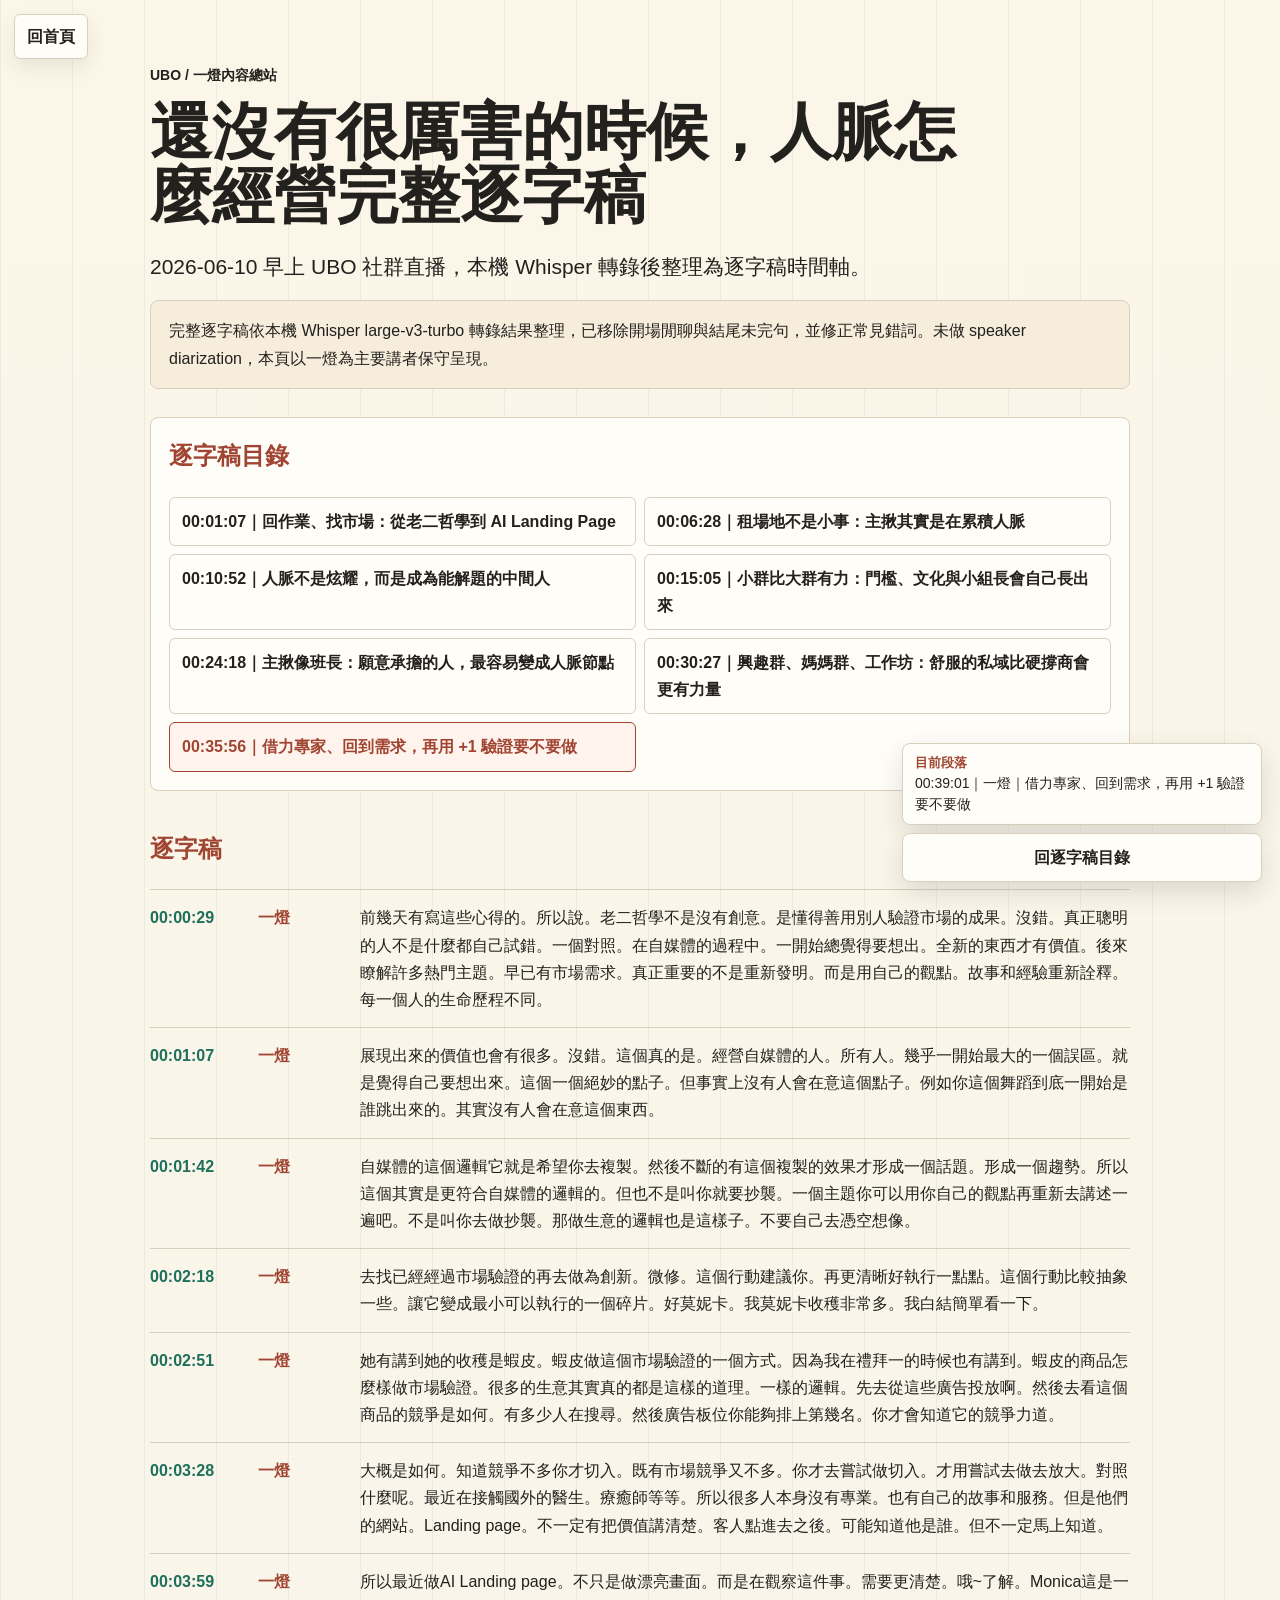
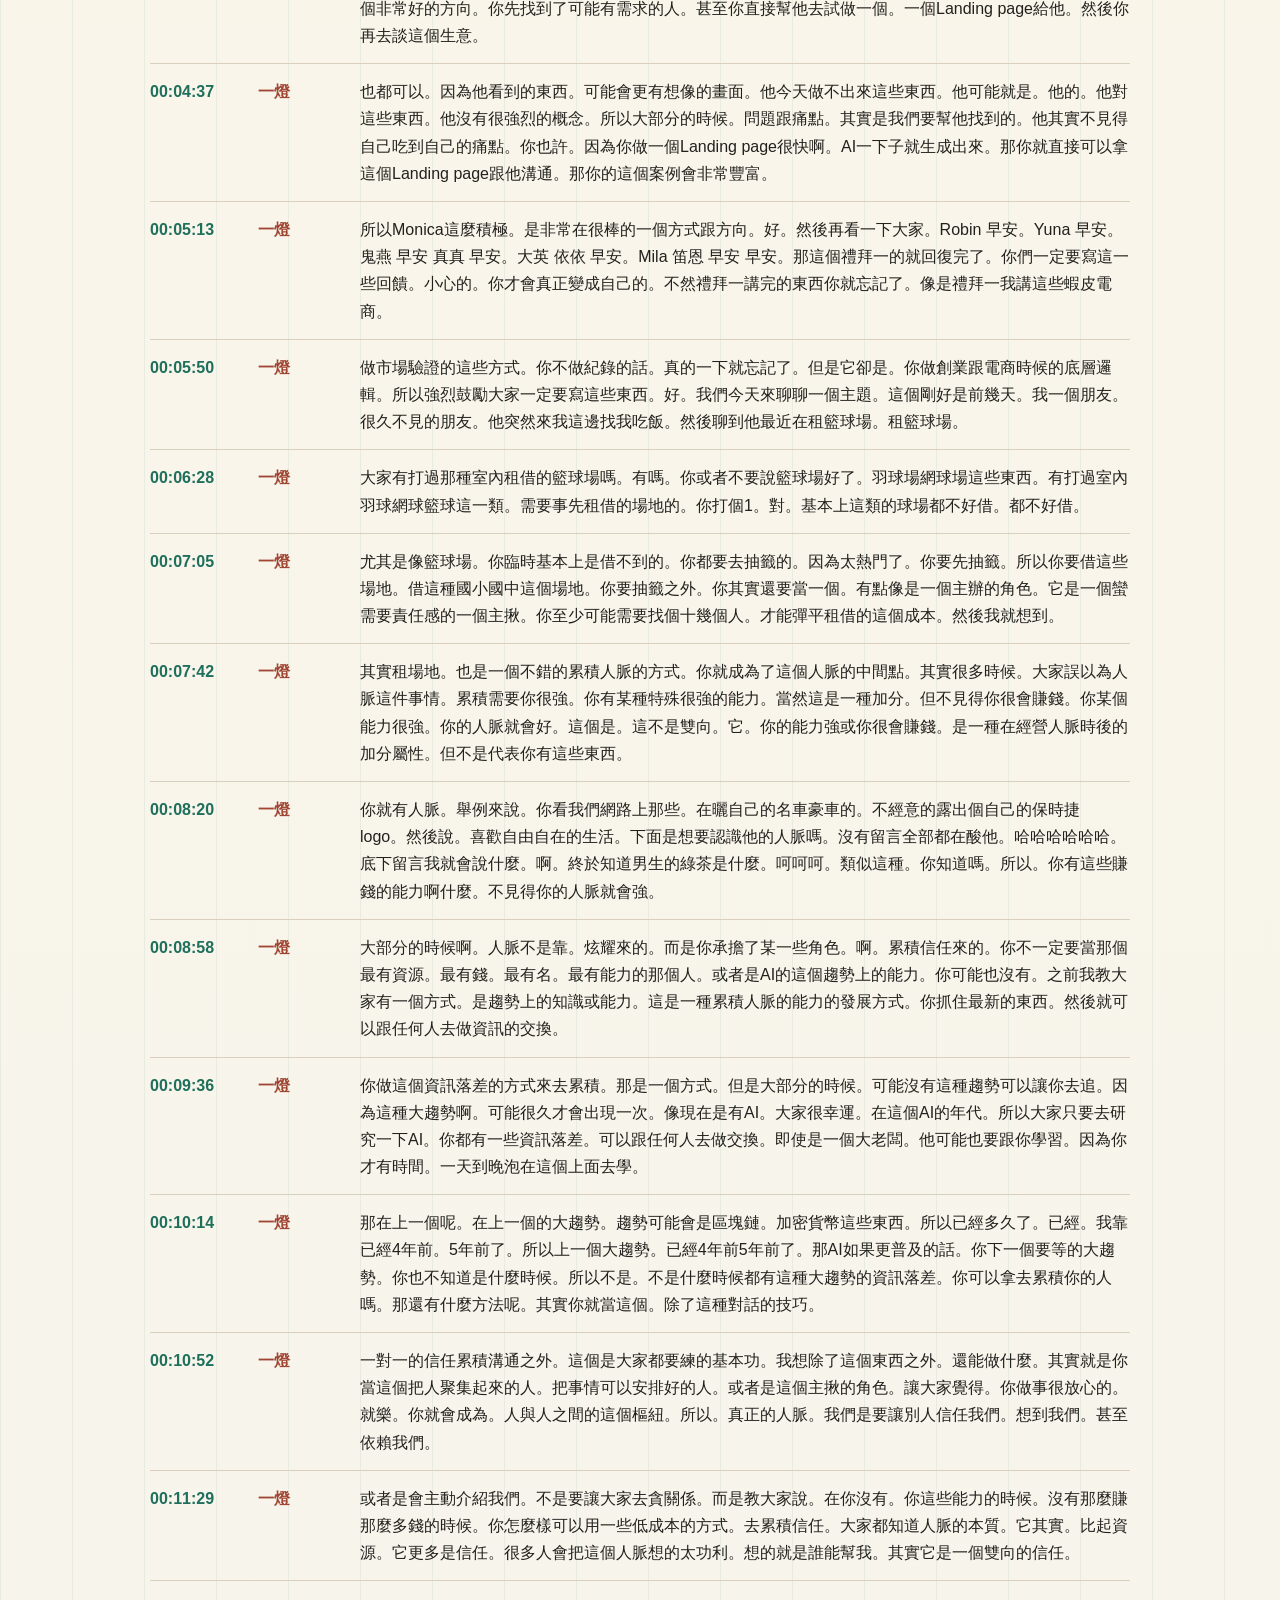
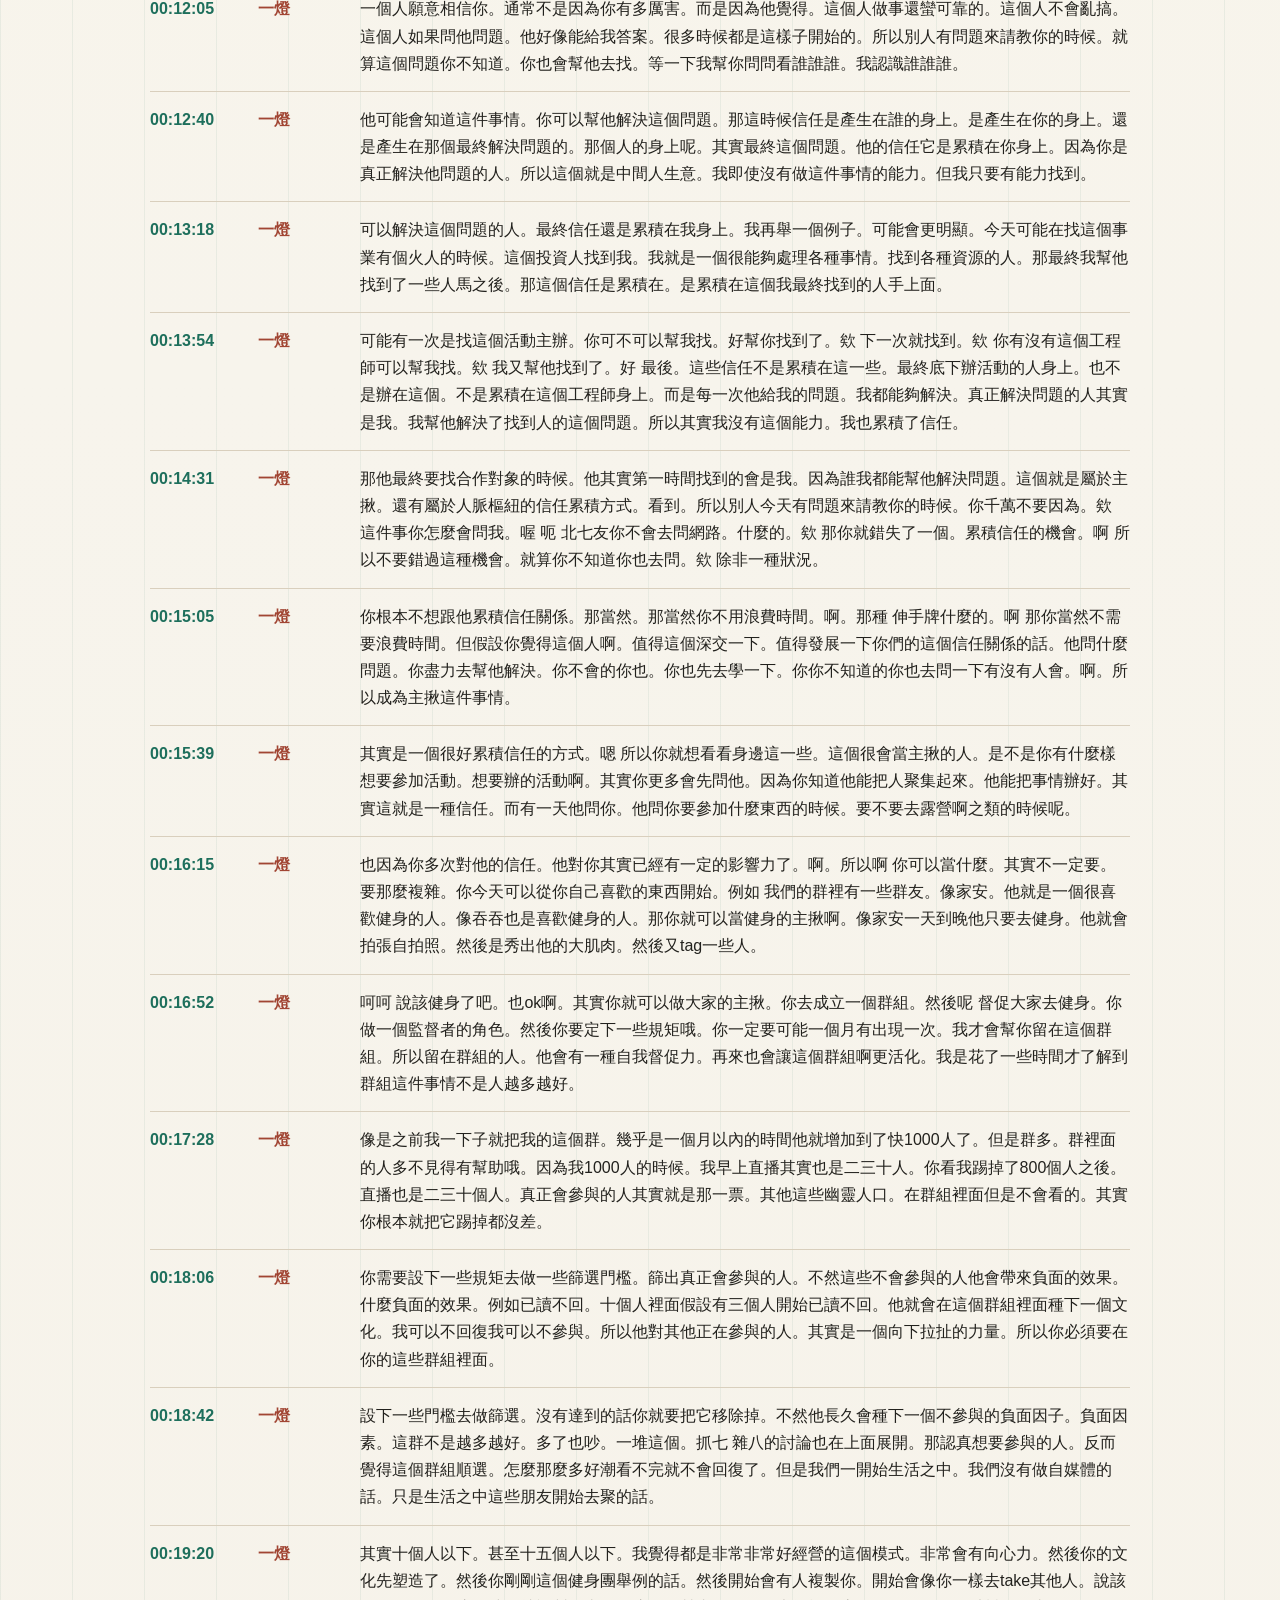
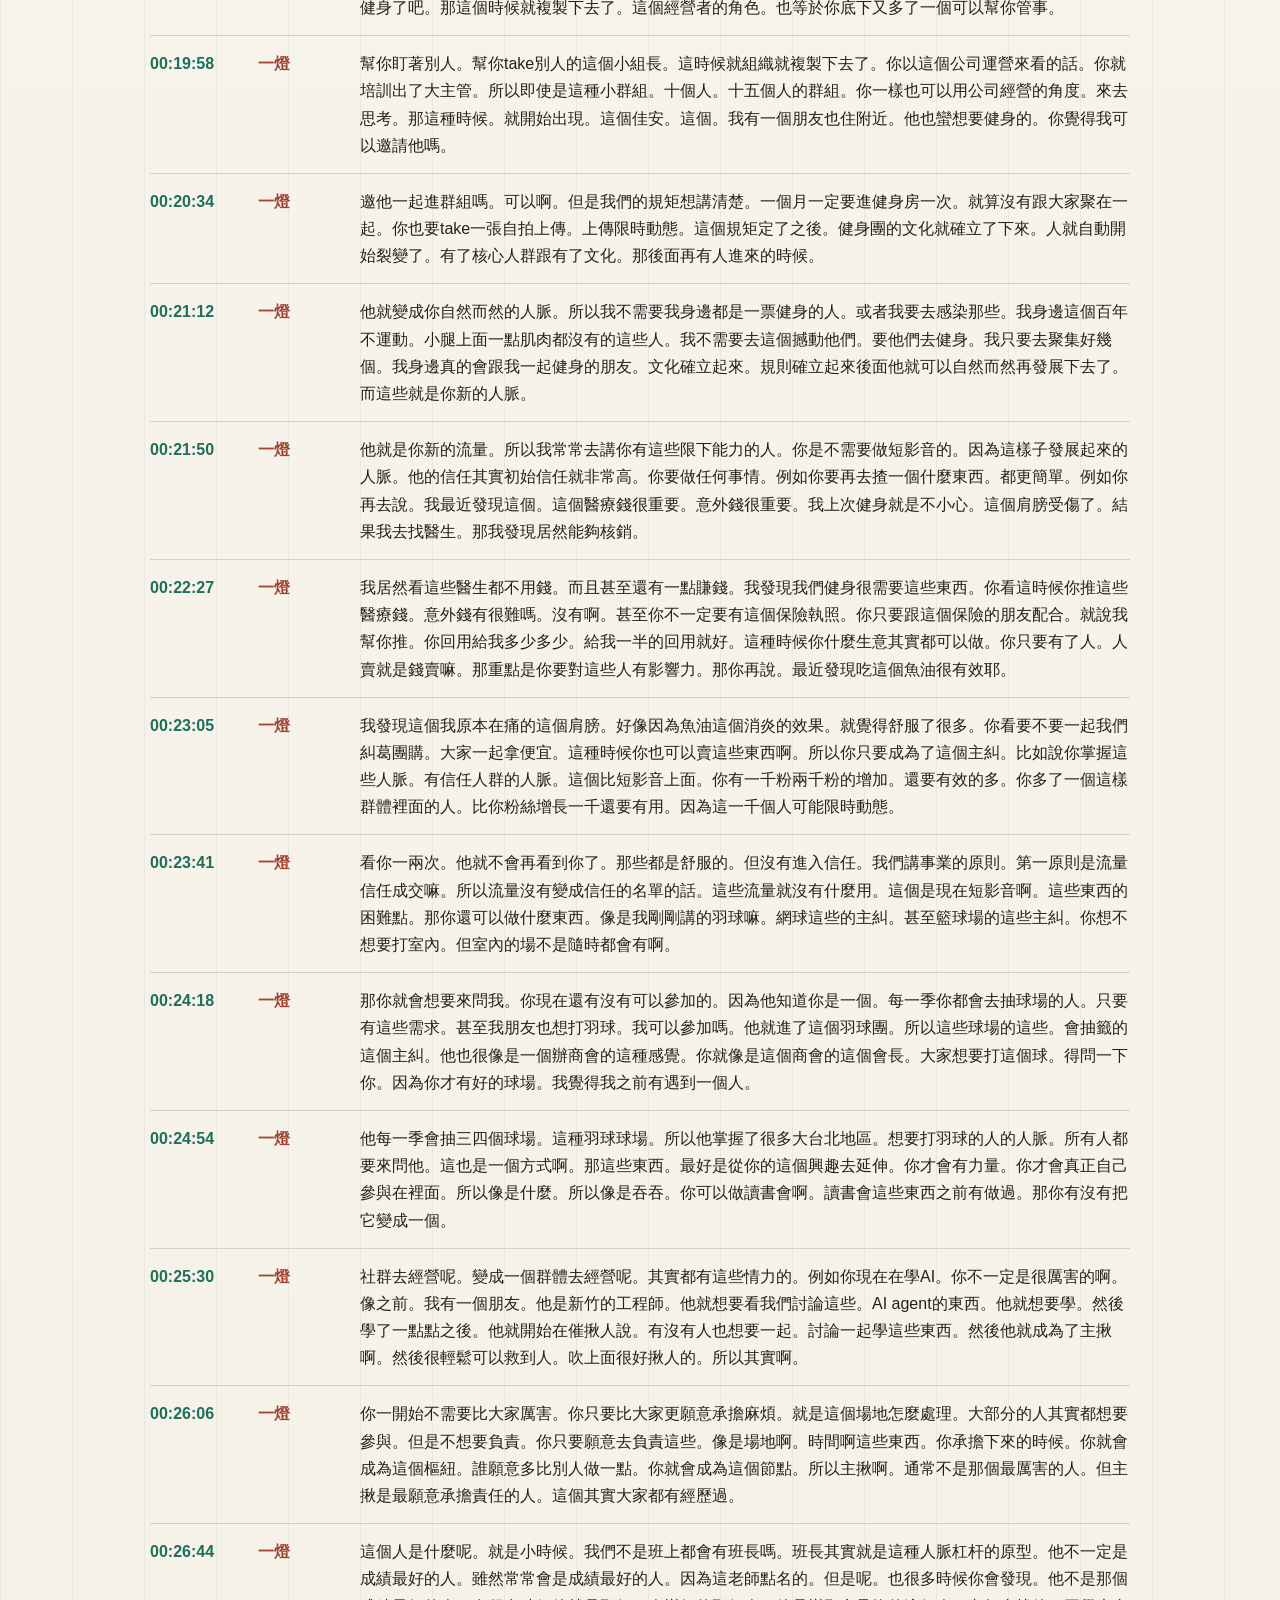
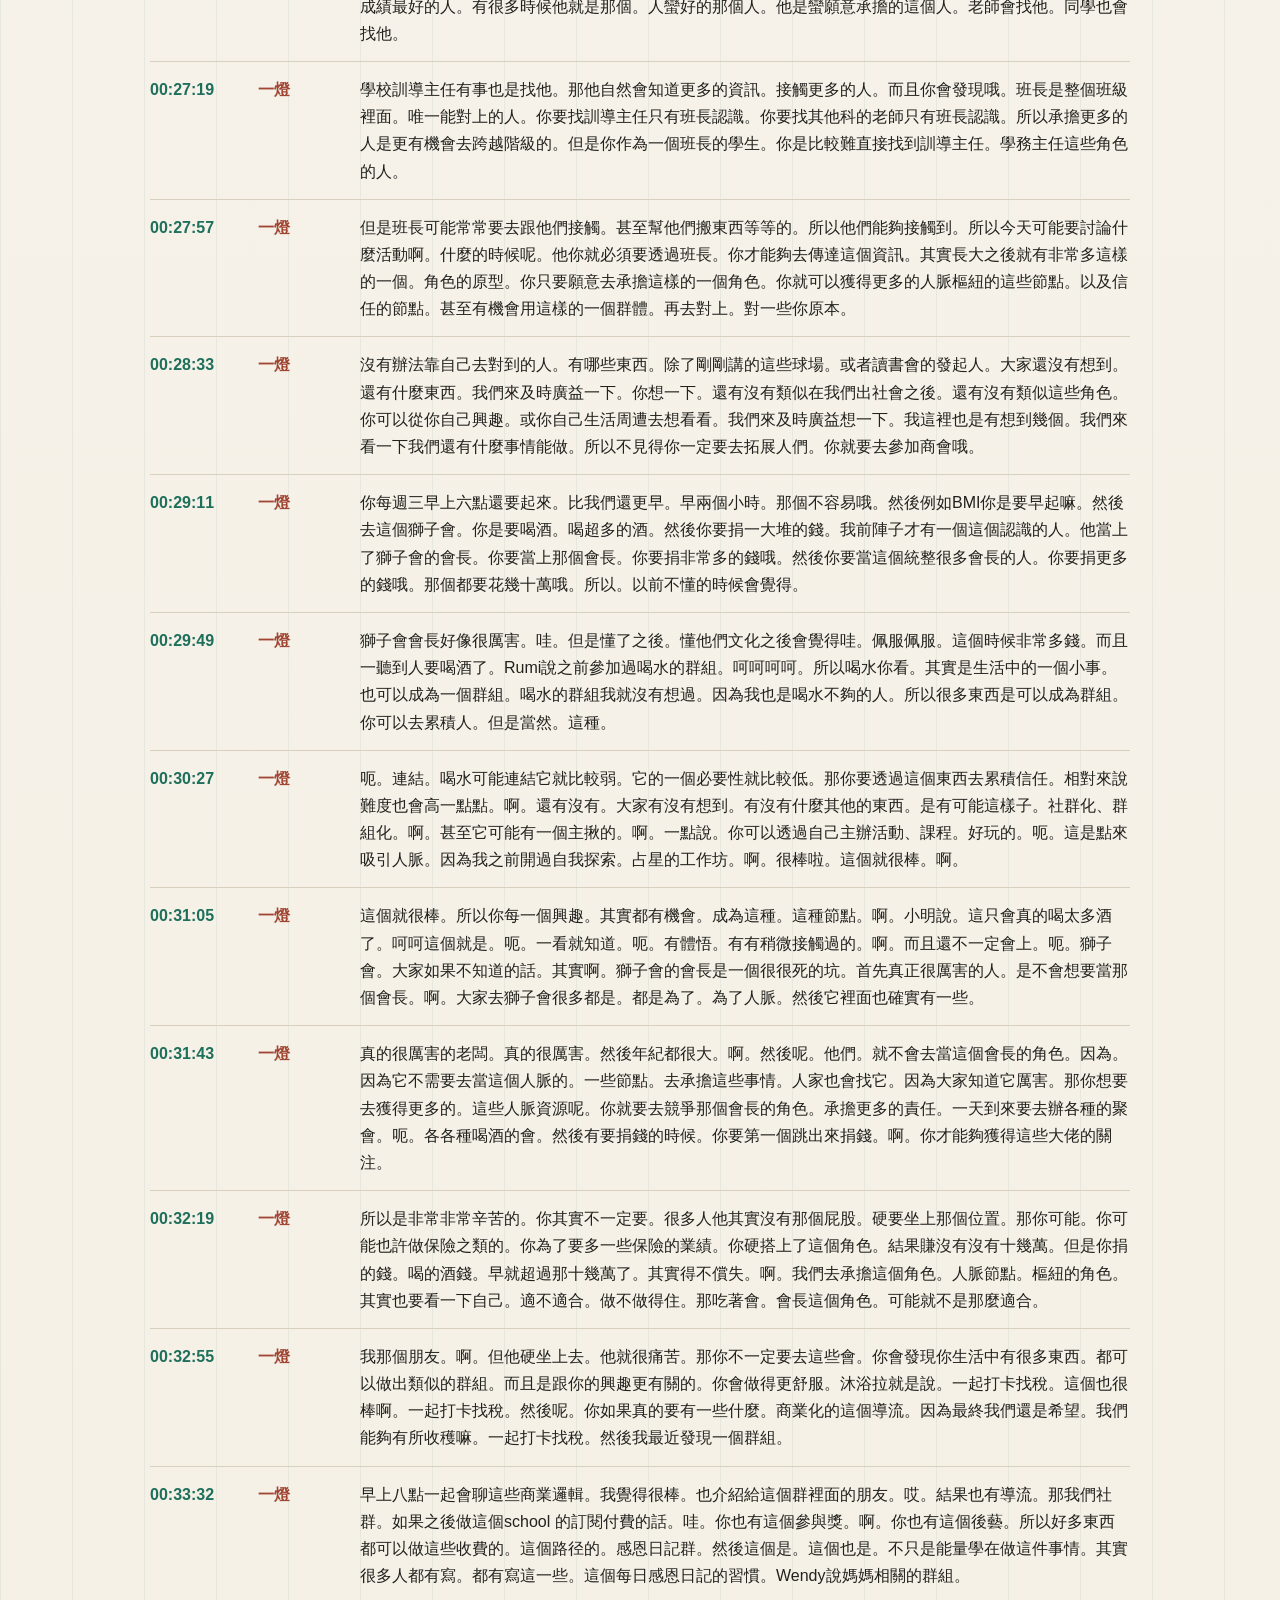
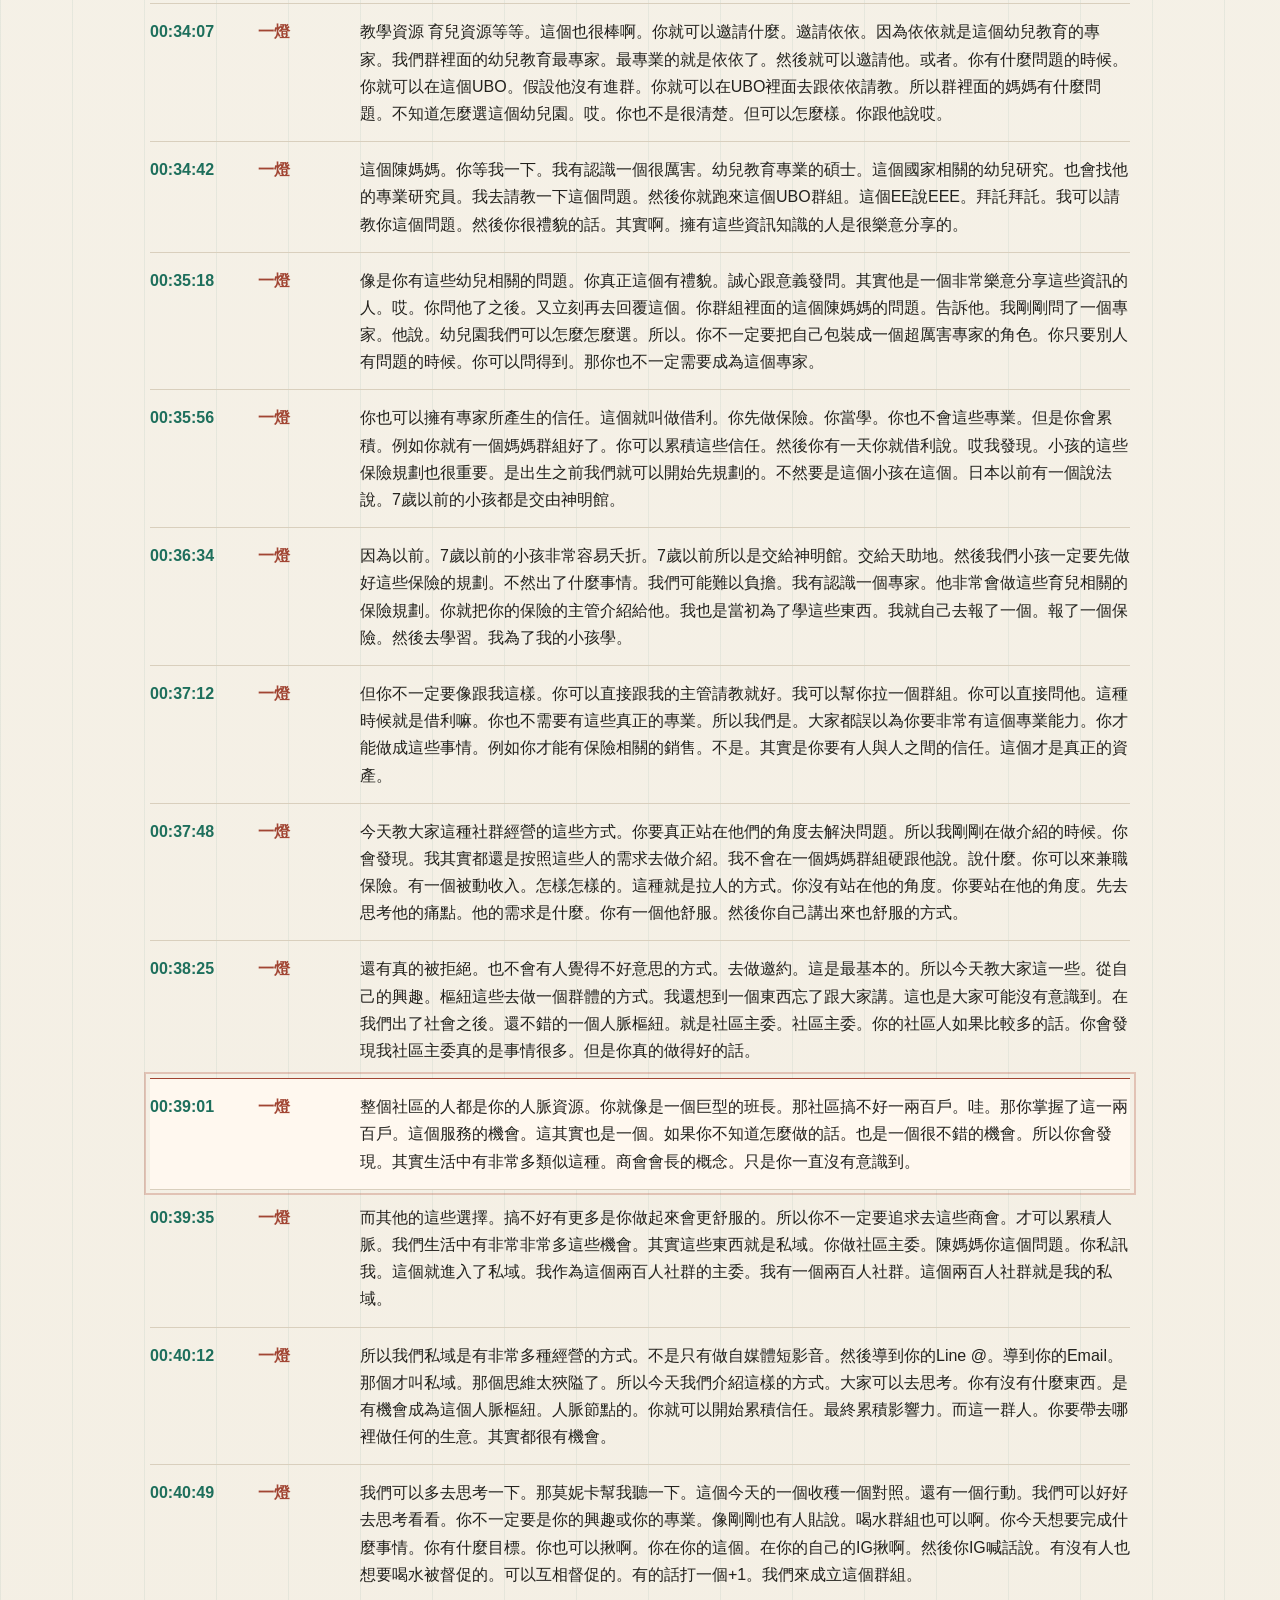
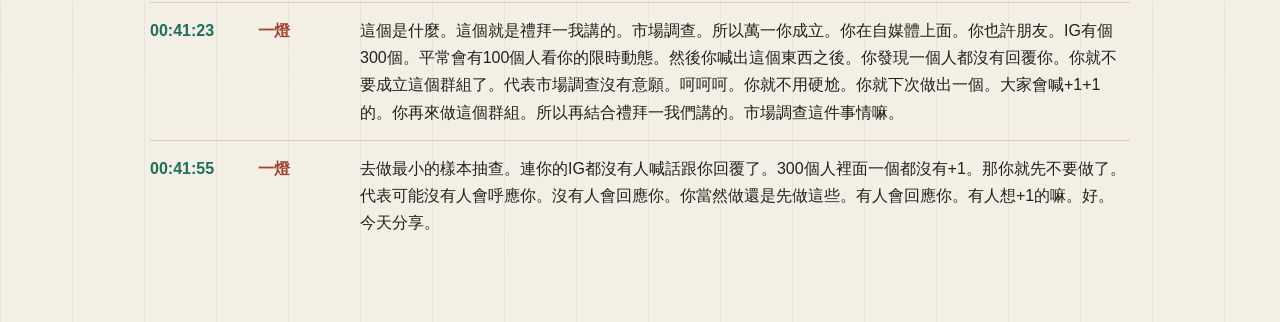
<file: transcripts/2026-06-10-community-live-network-hub/index.html>
<!doctype html>
<html lang="zh-Hant">
<head>
  <meta charset="utf-8">
  <meta name="viewport" content="width=device-width, initial-scale=1">
  <title>還沒有很厲害的時候，人脈怎麼經營完整逐字稿</title>
  <meta name="description" content="一燈在 UBO 社群晨間直播，從市場驗證、主揪角色、小群文化到借力專家，拆解還沒有很厲害時該怎麼經營人脈。">
  <link rel="stylesheet" href="../../styles.css">
  <style>
    html { scroll-behavior: smooth; }
    .home-button { position: fixed; top: 14px; left: 14px; z-index: 10; display: inline-flex; align-items: center; min-height: 38px; padding: 8px 12px; border: 1px solid var(--line); border-radius: 6px; background: var(--paper); color: var(--ink); font-weight: 800; text-decoration: none; box-shadow: 0 8px 20px rgba(0,0,0,.08); }
    .article { max-width: 980px; padding: 64px 0 72px; }
    .article h1 { font-size: clamp(34px, 5vw, 62px); }
    .article h2 { margin-top: 38px; color: var(--red); }
    .article p, .article li { color: var(--ink); }
    .note { padding: 16px 18px; border: 1px solid var(--line); border-radius: 8px; background: var(--soft-gold); color: #614615; }
    .transcript-toc { margin: 28px 0 34px; padding: 18px; border: 1px solid var(--line); border-radius: 8px; background: #fffdf8; }
    .transcript-toc h2 { margin-top: 0; }
    .toc-grid { display: grid; grid-template-columns: repeat(2, minmax(0, 1fr)); gap: 8px; }
    .toc-grid a { display: block; padding: 10px 12px; border: 1px solid var(--line); border-radius: 6px; color: var(--ink); text-decoration: none; background: var(--paper); font-weight: 800; }
    .toc-grid a:hover, .toc-grid a.is-active { border-color: var(--red); color: var(--red); background: #fff4ed; }
    .transcript-row { display: grid; grid-template-columns: 92px 86px 1fr; gap: 16px; padding: 14px 0; border-top: 1px solid var(--line); scroll-margin-top: 76px; }
    .transcript-row:target, .transcript-row.is-current { border-color: var(--red); outline: 2px solid rgba(171, 65, 43, .26); outline-offset: 4px; background: #fff8ef; }
    .transcript-row time { color: var(--green); font-weight: 900; }
    .speaker { color: var(--red); font-weight: 900; }
    .transcript-row p { margin: 0; }
    .reader-tools { position: fixed; right: 18px; bottom: 18px; z-index: 12; display: grid; gap: 8px; width: min(360px, calc(100vw - 36px)); }
    .current-marker, .back-to-toc { border: 1px solid var(--line); border-radius: 8px; background: var(--paper); box-shadow: 0 10px 28px rgba(0,0,0,.12); }
    .current-marker { padding: 10px 12px; color: var(--ink); font-size: 14px; line-height: 1.45; }
    .current-marker strong { display: block; color: var(--red); font-size: 13px; }
    .back-to-toc { display: inline-flex; justify-content: center; padding: 10px 12px; color: var(--ink); font-weight: 900; text-decoration: none; }
    .back-to-toc:hover { color: var(--red); border-color: var(--red); }
    @media (max-width: 720px) { .home-button { position: sticky; top: 8px; margin: 8px 0 0 12px; } .article { padding-top: 28px; } .toc-grid { grid-template-columns: 1fr; } .transcript-row { grid-template-columns: 1fr; gap: 4px; } .reader-tools { right: 10px; bottom: 10px; width: calc(100vw - 20px); } }
  </style>
</head>
<body>
  <a class="home-button" href="../../">回首頁</a>
  <main class="shell article" id="transcript-top">
    <p class="kicker">UBO / 一燈內容總站</p>
    <h1>還沒有很厲害的時候，人脈怎麼經營完整逐字稿</h1>
    <p class="lead">2026-06-10 早上 UBO 社群直播，本機 Whisper 轉錄後整理為逐字稿時間軸。</p>
    <p class="note">完整逐字稿依本機 Whisper large-v3-turbo 轉錄結果整理，已移除開場閒聊與結尾未完句，並修正常見錯詞。未做 speaker diarization，本頁以一燈為主要講者保守呈現。</p>
    <nav class="transcript-toc" id="transcript-toc" aria-label="逐字稿目錄">
      <h2>逐字稿目錄</h2>
      <div class="toc-grid">
        <a href="#t-000067">00:01:07｜回作業、找市場：從老二哲學到 AI Landing Page</a>
<a href="#t-000388">00:06:28｜租場地不是小事：主揪其實是在累積人脈</a>
<a href="#t-000652">00:10:52｜人脈不是炫耀，而是成為能解題的中間人</a>
<a href="#t-000905">00:15:05｜小群比大群有力：門檻、文化與小組長會自己長出來</a>
<a href="#t-001458">00:24:18｜主揪像班長：願意承擔的人，最容易變成人脈節點</a>
<a href="#t-001827">00:30:27｜興趣群、媽媽群、工作坊：舒服的私域比硬撐商會更有力量</a>
<a href="#t-002156">00:35:56｜借力專家、回到需求，再用 +1 驗證要不要做</a>
      </div>
    </nav>
    <h2 id="transcript-body">逐字稿</h2>
    <section class="transcript-row" id="t-000029"><time>00:00:29</time><strong class="speaker">一燈</strong><p>前幾天有寫這些心得的。所以說。老二哲學不是沒有創意。是懂得善用別人驗證市場的成果。沒錯。真正聰明的人不是什麼都自己試錯。一個對照。在自媒體的過程中。一開始總覺得要想出。全新的東西才有價值。後來瞭解許多熱門主題。早已有市場需求。真正重要的不是重新發明。而是用自己的觀點。故事和經驗重新詮釋。每一個人的生命歷程不同。</p></section>
<section class="transcript-row" id="t-000067"><time>00:01:07</time><strong class="speaker">一燈</strong><p>展現出來的價值也會有很多。沒錯。這個真的是。經營自媒體的人。所有人。幾乎一開始最大的一個誤區。就是覺得自己要想出來。這個一個絕妙的點子。但事實上沒有人會在意這個點子。例如你這個舞蹈到底一開始是誰跳出來的。其實沒有人會在意這個東西。</p></section>
<section class="transcript-row" id="t-000102"><time>00:01:42</time><strong class="speaker">一燈</strong><p>自媒體的這個邏輯它就是希望你去複製。然後不斷的有這個複製的效果才形成一個話題。形成一個趨勢。所以這個其實是更符合自媒體的邏輯的。但也不是叫你就要抄襲。一個主題你可以用你自己的觀點再重新去講述一遍吧。不是叫你去做抄襲。那做生意的邏輯也是這樣子。不要自己去憑空想像。</p></section>
<section class="transcript-row" id="t-000138"><time>00:02:18</time><strong class="speaker">一燈</strong><p>去找已經經過市場驗證的再去做為創新。微修。這個行動建議你。再更清晰好執行一點點。這個行動比較抽象一些。讓它變成最小可以執行的一個碎片。好莫妮卡。我莫妮卡收穫非常多。我白結簡單看一下。</p></section>
<section class="transcript-row" id="t-000171"><time>00:02:51</time><strong class="speaker">一燈</strong><p>她有講到她的收穫是蝦皮。蝦皮做這個市場驗證的一個方式。因為我在禮拜一的時候也有講到。蝦皮的商品怎麼樣做市場驗證。很多的生意其實真的都是這樣的道理。一樣的邏輯。先去從這些廣告投放啊。然後去看這個商品的競爭是如何。有多少人在搜尋。然後廣告板位你能夠排上第幾名。你才會知道它的競爭力道。</p></section>
<section class="transcript-row" id="t-000208"><time>00:03:28</time><strong class="speaker">一燈</strong><p>大概是如何。知道競爭不多你才切入。既有市場競爭又不多。你才去嘗試做切入。才用嘗試去做去放大。對照什麼呢。最近在接觸國外的醫生。療癒師等等。所以很多人本身沒有專業。也有自己的故事和服務。但是他們的網站。Landing page。不一定有把價值講清楚。客人點進去之後。可能知道他是誰。但不一定馬上知道。</p></section>
<section class="transcript-row" id="t-000239"><time>00:03:59</time><strong class="speaker">一燈</strong><p>所以最近做AI Landing page。不只是做漂亮畫面。而是在觀察這件事。需要更清楚。哦~了解。Monica這是一個非常好的方向。你先找到了可能有需求的人。甚至你直接幫他去試做一個。一個Landing page給他。然後你再去談這個生意。</p></section>
<section class="transcript-row" id="t-000277"><time>00:04:37</time><strong class="speaker">一燈</strong><p>也都可以。因為他看到的東西。可能會更有想像的畫面。他今天做不出來這些東西。他可能就是。他的。他對這些東西。他沒有很強烈的概念。所以大部分的時候。問題跟痛點。其實是我們要幫他找到的。他其實不見得自己吃到自己的痛點。你也許。因為你做一個Landing page很快啊。AI一下子就生成出來。那你就直接可以拿這個Landing page跟他溝通。那你的這個案例會非常豐富。</p></section>
<section class="transcript-row" id="t-000313"><time>00:05:13</time><strong class="speaker">一燈</strong><p>所以Monica這麼積極。是非常在很棒的一個方式跟方向。好。然後再看一下大家。Robin 早安。Yuna 早安。鬼燕 早安 真真 早安。大英 依依 早安。Mila 笛恩 早安 早安。那這個禮拜一的就回復完了。你們一定要寫這一些回饋。小心的。你才會真正變成自己的。不然禮拜一講完的東西你就忘記了。像是禮拜一我講這些蝦皮電商。</p></section>
<section class="transcript-row" id="t-000350"><time>00:05:50</time><strong class="speaker">一燈</strong><p>做市場驗證的這些方式。你不做紀錄的話。真的一下就忘記了。但是它卻是。你做創業跟電商時候的底層邏輯。所以強烈鼓勵大家一定要寫這些東西。好。我們今天來聊聊一個主題。這個剛好是前幾天。我一個朋友。很久不見的朋友。他突然來我這邊找我吃飯。然後聊到他最近在租籃球場。租籃球場。</p></section>
<section class="transcript-row" id="t-000388"><time>00:06:28</time><strong class="speaker">一燈</strong><p>大家有打過那種室內租借的籃球場嗎。有嗎。你或者不要說籃球場好了。羽球場網球場這些東西。有打過室內羽球網球籃球這一類。需要事先租借的場地的。你打個1。對。基本上這類的球場都不好借。都不好借。</p></section>
<section class="transcript-row" id="t-000425"><time>00:07:05</time><strong class="speaker">一燈</strong><p>尤其是像籃球場。你臨時基本上是借不到的。你都要去抽籤的。因為太熱門了。你要先抽籤。所以你要借這些場地。借這種國小國中這個場地。你要抽籤之外。你其實還要當一個。有點像是一個主辦的角色。它是一個蠻需要責任感的一個主揪。你至少可能需要找個十幾個人。才能彈平租借的這個成本。然後我就想到。</p></section>
<section class="transcript-row" id="t-000462"><time>00:07:42</time><strong class="speaker">一燈</strong><p>其實租場地。也是一個不錯的累積人脈的方式。你就成為了這個人脈的中間點。其實很多時候。大家誤以為人脈這件事情。累積需要你很強。你有某種特殊很強的能力。當然這是一種加分。但不見得你很會賺錢。你某個能力很強。你的人脈就會好。這個是。這不是雙向。它。你的能力強或你很會賺錢。是一種在經營人脈時後的加分屬性。但不是代表你有這些東西。</p></section>
<section class="transcript-row" id="t-000500"><time>00:08:20</time><strong class="speaker">一燈</strong><p>你就有人脈。舉例來說。你看我們網路上那些。在曬自己的名車豪車的。不經意的露出個自己的保時捷 logo。然後說。喜歡自由自在的生活。下面是想要認識他的人脈嗎。沒有留言全部都在酸他。哈哈哈哈哈哈。底下留言我就會說什麼。啊。終於知道男生的綠茶是什麼。呵呵呵。類似這種。你知道嗎。所以。你有這些賺錢的能力啊什麼。不見得你的人脈就會強。</p></section>
<section class="transcript-row" id="t-000538"><time>00:08:58</time><strong class="speaker">一燈</strong><p>大部分的時候啊。人脈不是靠。炫耀來的。而是你承擔了某一些角色。啊。累積信任來的。你不一定要當那個最有資源。最有錢。最有名。最有能力的那個人。或者是AI的這個趨勢上的能力。你可能也沒有。之前我教大家有一個方式。是趨勢上的知識或能力。這是一種累積人脈的能力的發展方式。你抓住最新的東西。然後就可以跟任何人去做資訊的交換。</p></section>
<section class="transcript-row" id="t-000576"><time>00:09:36</time><strong class="speaker">一燈</strong><p>你做這個資訊落差的方式來去累積。那是一個方式。但是大部分的時候。可能沒有這種趨勢可以讓你去追。因為這種大趨勢啊。可能很久才會出現一次。像現在是有AI。大家很幸運。在這個AI的年代。所以大家只要去研究一下AI。你都有一些資訊落差。可以跟任何人去做交換。即使是一個大老闆。他可能也要跟你學習。因為你才有時間。一天到晚泡在這個上面去學。</p></section>
<section class="transcript-row" id="t-000614"><time>00:10:14</time><strong class="speaker">一燈</strong><p>那在上一個呢。在上一個的大趨勢。趨勢可能會是區塊鏈。加密貨幣這些東西。所以已經多久了。已經。我靠已經4年前。5年前了。所以上一個大趨勢。已經4年前5年前了。那AI如果更普及的話。你下一個要等的大趨勢。你也不知道是什麼時候。所以不是。不是什麼時候都有這種大趨勢的資訊落差。你可以拿去累積你的人嗎。那還有什麼方法呢。其實你就當這個。除了這種對話的技巧。</p></section>
<section class="transcript-row" id="t-000652"><time>00:10:52</time><strong class="speaker">一燈</strong><p>一對一的信任累積溝通之外。這個是大家都要練的基本功。我想除了這個東西之外。還能做什麼。其實就是你當這個把人聚集起來的人。把事情可以安排好的人。或者是這個主揪的角色。讓大家覺得。你做事很放心的。就樂。你就會成為。人與人之間的這個樞紐。所以。真正的人脈。我們是要讓別人信任我們。想到我們。甚至依賴我們。</p></section>
<section class="transcript-row" id="t-000689"><time>00:11:29</time><strong class="speaker">一燈</strong><p>或者是會主動介紹我們。不是要讓大家去貪關係。而是教大家說。在你沒有。你這些能力的時候。沒有那麼賺那麼多錢的時候。你怎麼樣可以用一些低成本的方式。去累積信任。大家都知道人脈的本質。它其實。比起資源。它更多是信任。很多人會把這個人脈想的太功利。想的就是誰能幫我。其實它是一個雙向的信任。</p></section>
<section class="transcript-row" id="t-000725"><time>00:12:05</time><strong class="speaker">一燈</strong><p>一個人願意相信你。通常不是因為你有多厲害。而是因為他覺得。這個人做事還蠻可靠的。這個人不會亂搞。這個人如果問他問題。他好像能給我答案。很多時候都是這樣子開始的。所以別人有問題來請教你的時候。就算這個問題你不知道。你也會幫他去找。等一下我幫你問問看誰誰誰。我認識誰誰誰。</p></section>
<section class="transcript-row" id="t-000760"><time>00:12:40</time><strong class="speaker">一燈</strong><p>他可能會知道這件事情。你可以幫他解決這個問題。那這時候信任是產生在誰的身上。是產生在你的身上。還是產生在那個最終解決問題的。那個人的身上呢。其實最終這個問題。他的信任它是累積在你身上。因為你是真正解決他問題的人。所以這個就是中間人生意。我即使沒有做這件事情的能力。但我只要有能力找到。</p></section>
<section class="transcript-row" id="t-000798"><time>00:13:18</time><strong class="speaker">一燈</strong><p>可以解決這個問題的人。最終信任還是累積在我身上。我再舉一個例子。可能會更明顯。今天可能在找這個事業有個火人的時候。這個投資人找到我。我就是一個很能夠處理各種事情。找到各種資源的人。那最終我幫他找到了一些人馬之後。那這個信任是累積在。是累積在這個我最終找到的人手上面。</p></section>
<section class="transcript-row" id="t-000834"><time>00:13:54</time><strong class="speaker">一燈</strong><p>可能有一次是找這個活動主辦。你可不可以幫我找。好幫你找到了。欸 下一次就找到。欸 你有沒有這個工程師可以幫我找。欸 我又幫他找到了。好 最後。這些信任不是累積在這一些。最終底下辦活動的人身上。也不是辦在這個。不是累積在這個工程師身上。而是每一次他給我的問題。我都能夠解決。真正解決問題的人其實是我。我幫他解決了找到人的這個問題。所以其實我沒有這個能力。我也累積了信任。</p></section>
<section class="transcript-row" id="t-000871"><time>00:14:31</time><strong class="speaker">一燈</strong><p>那他最終要找合作對象的時候。他其實第一時間找到的會是我。因為誰我都能幫他解決問題。這個就是屬於主揪。還有屬於人脈樞紐的信任累積方式。看到。所以別人今天有問題來請教你的時候。你千萬不要因為。欸 這件事你怎麼會問我。喔 呃 北七友你不會去問網路。什麼的。欸 那你就錯失了一個。累積信任的機會。啊 所以不要錯過這種機會。就算你不知道你也去問。欸 除非一種狀況。</p></section>
<section class="transcript-row" id="t-000905"><time>00:15:05</time><strong class="speaker">一燈</strong><p>你根本不想跟他累積信任關係。那當然。那當然你不用浪費時間。啊。那種 伸手牌什麼的。啊 那你當然不需要浪費時間。但假設你覺得這個人啊。值得這個深交一下。值得發展一下你們的這個信任關係的話。他問什麼問題。你盡力去幫他解決。你不會的你也。你也先去學一下。你你不知道的你也去問一下有沒有人會。啊。所以成為主揪這件事情。</p></section>
<section class="transcript-row" id="t-000939"><time>00:15:39</time><strong class="speaker">一燈</strong><p>其實是一個很好累積信任的方式。嗯 所以你就想看看身邊這一些。這個很會當主揪的人。是不是你有什麼樣想要參加活動。想要辦的活動啊。其實你更多會先問他。因為你知道他能把人聚集起來。他能把事情辦好。其實這就是一種信任。而有一天他問你。他問你要參加什麼東西的時候。要不要去露營啊之類的時候呢。</p></section>
<section class="transcript-row" id="t-000975"><time>00:16:15</time><strong class="speaker">一燈</strong><p>也因為你多次對他的信任。他對你其實已經有一定的影響力了。啊。所以啊 你可以當什麼。其實不一定要。要那麼複雜。你今天可以從你自己喜歡的東西開始。例如 我們的群裡有一些群友。像家安。他就是一個很喜歡健身的人。像吞吞也是喜歡健身的人。那你就可以當健身的主揪啊。像家安一天到晚他只要去健身。他就會拍張自拍照。然後是秀出他的大肌肉。然後又tag一些人。</p></section>
<section class="transcript-row" id="t-001012"><time>00:16:52</time><strong class="speaker">一燈</strong><p>呵呵 說該健身了吧。也ok啊。其實你就可以做大家的主揪。你去成立一個群組。然後呢 督促大家去健身。你做一個監督者的角色。然後你要定下一些規矩哦。你一定要可能一個月有出現一次。我才會幫你留在這個群組。所以留在群組的人。他會有一種自我督促力。再來也會讓這個群組啊更活化。我是花了一些時間才了解到群組這件事情不是人越多越好。</p></section>
<section class="transcript-row" id="t-001048"><time>00:17:28</time><strong class="speaker">一燈</strong><p>像是之前我一下子就把我的這個群。幾乎是一個月以內的時間他就增加到了快1000人了。但是群多。群裡面的人多不見得有幫助哦。因為我1000人的時候。我早上直播其實也是二三十人。你看我踢掉了800個人之後。直播也是二三十個人。真正會參與的人其實就是那一票。其他這些幽靈人口。在群組裡面但是不會看的。其實你根本就把它踢掉都沒差。</p></section>
<section class="transcript-row" id="t-001086"><time>00:18:06</time><strong class="speaker">一燈</strong><p>你需要設下一些規矩去做一些篩選門檻。篩出真正會參與的人。不然這些不會參與的人他會帶來負面的效果。什麼負面的效果。例如已讀不回。十個人裡面假設有三個人開始已讀不回。他就會在這個群組裡面種下一個文化。我可以不回復我可以不參與。所以他對其他正在參與的人。其實是一個向下拉扯的力量。所以你必須要在你的這些群組裡面。</p></section>
<section class="transcript-row" id="t-001122"><time>00:18:42</time><strong class="speaker">一燈</strong><p>設下一些門檻去做篩選。沒有達到的話你就要把它移除掉。不然他長久會種下一個不參與的負面因子。負面因素。這群不是越多越好。多了也吵。一堆這個。抓七 雜八的討論也在上面展開。那認真想要參與的人。反而覺得這個群組順選。怎麼那麼多好潮看不完就不會回復了。但是我們一開始生活之中。我們沒有做自媒體的話。只是生活之中這些朋友開始去聚的話。</p></section>
<section class="transcript-row" id="t-001160"><time>00:19:20</time><strong class="speaker">一燈</strong><p>其實十個人以下。甚至十五個人以下。我覺得都是非常非常好經營的這個模式。非常會有向心力。然後你的文化先塑造了。然後你剛剛這個健身團舉例的話。然後開始會有人複製你。開始會像你一樣去take其他人。說該健身了吧。那這個時候就複製下去了。這個經營者的角色。也等於你底下又多了一個可以幫你管事。</p></section>
<section class="transcript-row" id="t-001198"><time>00:19:58</time><strong class="speaker">一燈</strong><p>幫你盯著別人。幫你take別人的這個小組長。這時候就組織就複製下去了。你以這個公司運營來看的話。你就培訓出了大主管。所以即使是這種小群組。十個人。十五個人的群組。你一樣也可以用公司經營的角度。來去思考。那這種時候。就開始出現。這個佳安。這個。我有一個朋友也住附近。他也蠻想要健身的。你覺得我可以邀請他嗎。</p></section>
<section class="transcript-row" id="t-001234"><time>00:20:34</time><strong class="speaker">一燈</strong><p>邀他一起進群組嗎。可以啊。但是我們的規矩想講清楚。一個月一定要進健身房一次。就算沒有跟大家聚在一起。你也要take一張自拍上傳。上傳限時動態。這個規矩定了之後。健身團的文化就確立了下來。人就自動開始裂變了。有了核心人群跟有了文化。那後面再有人進來的時候。</p></section>
<section class="transcript-row" id="t-001272"><time>00:21:12</time><strong class="speaker">一燈</strong><p>他就變成你自然而然的人脈。所以我不需要我身邊都是一票健身的人。或者我要去感染那些。我身邊這個百年不運動。小腿上面一點肌肉都沒有的這些人。我不需要去這個撼動他們。要他們去健身。我只要去聚集好幾個。我身邊真的會跟我一起健身的朋友。文化確立起來。規則確立起來後面他就可以自然而然再發展下去了。而這些就是你新的人脈。</p></section>
<section class="transcript-row" id="t-001310"><time>00:21:50</time><strong class="speaker">一燈</strong><p>他就是你新的流量。所以我常常去講你有這些限下能力的人。你是不需要做短影音的。因為這樣子發展起來的人脈。他的信任其實初始信任就非常高。你要做任何事情。例如你要再去揸一個什麼東西。都更簡單。例如你再去說。我最近發現這個。這個醫療錢很重要。意外錢很重要。我上次健身就是不小心。這個肩膀受傷了。結果我去找醫生。那我發現居然能夠核銷。</p></section>
<section class="transcript-row" id="t-001347"><time>00:22:27</time><strong class="speaker">一燈</strong><p>我居然看這些醫生都不用錢。而且甚至還有一點賺錢。我發現我們健身很需要這些東西。你看這時候你推這些醫療錢。意外錢有很難嗎。沒有啊。甚至你不一定要有這個保險執照。你只要跟這個保險的朋友配合。就說我幫你推。你回用給我多少多少。給我一半的回用就好。這種時候你什麼生意其實都可以做。你只要有了人。人賣就是錢賣嘛。那重點是你要對這些人有影響力。那你再說。最近發現吃這個魚油很有效耶。</p></section>
<section class="transcript-row" id="t-001385"><time>00:23:05</time><strong class="speaker">一燈</strong><p>我發現這個我原本在痛的這個肩膀。好像因為魚油這個消炎的效果。就覺得舒服了很多。你看要不要一起我們糾葛團購。大家一起拿便宜。這種時候你也可以賣這些東西啊。所以你只要成為了這個主糾。比如說你掌握這些人脈。有信任人群的人脈。這個比短影音上面。你有一千粉兩千粉的增加。還要有效的多。你多了一個這樣群體裡面的人。比你粉絲增長一千還要有用。因為這一千個人可能限時動態。</p></section>
<section class="transcript-row" id="t-001421"><time>00:23:41</time><strong class="speaker">一燈</strong><p>看你一兩次。他就不會再看到你了。那些都是舒服的。但沒有進入信任。我們講事業的原則。第一原則是流量信任成交嘛。所以流量沒有變成信任的名單的話。這些流量就沒有什麼用。這個是現在短影音啊。這些東西的困難點。那你還可以做什麼東西。像是我剛剛講的羽球嘛。網球這些的主糾。甚至籃球場的這些主糾。你想不想要打室內。但室內的場不是隨時都會有啊。</p></section>
<section class="transcript-row" id="t-001458"><time>00:24:18</time><strong class="speaker">一燈</strong><p>那你就會想要來問我。你現在還有沒有可以參加的。因為他知道你是一個。每一季你都會去抽球場的人。只要有這些需求。甚至我朋友也想打羽球。我可以參加嗎。他就進了這個羽球團。所以這些球場的這些。會抽籤的這個主糾。他也很像是一個辦商會的這種感覺。你就像是這個商會的這個會長。大家想要打這個球。得問一下你。因為你才有好的球場。我覺得我之前有遇到一個人。</p></section>
<section class="transcript-row" id="t-001494"><time>00:24:54</time><strong class="speaker">一燈</strong><p>他每一季會抽三四個球場。這種羽球球場。所以他掌握了很多大台北地區。想要打羽球的人的人脈。所有人都要來問他。這也是一個方式啊。那這些東西。最好是從你的這個興趣去延伸。你才會有力量。你才會真正自己參與在裡面。所以像是什麼。所以像是吞吞。你可以做讀書會啊。讀書會這些東西之前有做過。那你有沒有把它變成一個。</p></section>
<section class="transcript-row" id="t-001530"><time>00:25:30</time><strong class="speaker">一燈</strong><p>社群去經營呢。變成一個群體去經營呢。其實都有這些情力的。例如你現在在學AI。你不一定是很厲害的啊。像之前。我有一個朋友。他是新竹的工程師。他就想要看我們討論這些。AI agent的東西。他就想要學。然後學了一點點之後。他就開始在催揪人說。有沒有人也想要一起。討論一起學這些東西。然後他就成為了主揪啊。然後很輕鬆可以救到人。吹上面很好揪人的。所以其實啊。</p></section>
<section class="transcript-row" id="t-001566"><time>00:26:06</time><strong class="speaker">一燈</strong><p>你一開始不需要比大家厲害。你只要比大家更願意承擔麻煩。就是這個場地怎麼處理。大部分的人其實都想要參與。但是不想要負責。你只要願意去負責這些。像是場地啊。時間啊這些東西。你承擔下來的時候。你就會成為這個樞紐。誰願意多比別人做一點。你就會成為這個節點。所以主揪啊。通常不是那個最厲害的人。但主揪是最願意承擔責任的人。這個其實大家都有經歷過。</p></section>
<section class="transcript-row" id="t-001604"><time>00:26:44</time><strong class="speaker">一燈</strong><p>這個人是什麼呢。就是小時候。我們不是班上都會有班長嗎。班長其實就是這種人脈杠杆的原型。他不一定是成績最好的人。雖然常常會是成績最好的人。因為這老師點名的。但是呢。也很多時候你會發現。他不是那個成績最好的人。有很多時候他就是那個。人蠻好的那個人。他是蠻願意承擔的這個人。老師會找他。同學也會找他。</p></section>
<section class="transcript-row" id="t-001639"><time>00:27:19</time><strong class="speaker">一燈</strong><p>學校訓導主任有事也是找他。那他自然會知道更多的資訊。接觸更多的人。而且你會發現哦。班長是整個班級裡面。唯一能對上的人。你要找訓導主任只有班長認識。你要找其他科的老師只有班長認識。所以承擔更多的人是更有機會去跨越階級的。但是你作為一個班長的學生。你是比較難直接找到訓導主任。學務主任這些角色的人。</p></section>
<section class="transcript-row" id="t-001677"><time>00:27:57</time><strong class="speaker">一燈</strong><p>但是班長可能常常要去跟他們接觸。甚至幫他們搬東西等等的。所以他們能夠接觸到。所以今天可能要討論什麼活動啊。什麼的時候呢。他你就必須要透過班長。你才能夠去傳達這個資訊。其實長大之後就有非常多這樣的一個。角色的原型。你只要願意去承擔這樣的一個角色。你就可以獲得更多的人脈樞紐的這些節點。以及信任的節點。甚至有機會用這樣的一個群體。再去對上。對一些你原本。</p></section>
<section class="transcript-row" id="t-001713"><time>00:28:33</time><strong class="speaker">一燈</strong><p>沒有辦法靠自己去對到的人。有哪些東西。除了剛剛講的這些球場。或者讀書會的發起人。大家還沒有想到。還有什麼東西。我們來及時廣益一下。你想一下。還有沒有類似在我們出社會之後。還有沒有類似這些角色。你可以從你自己興趣。或你自己生活周遭去想看看。我們來及時廣益想一下。我這裡也是有想到幾個。我們來看一下我們還有什麼事情能做。所以不見得你一定要去拓展人們。你就要去參加商會哦。</p></section>
<section class="transcript-row" id="t-001751"><time>00:29:11</time><strong class="speaker">一燈</strong><p>你每週三早上六點還要起來。比我們還更早。早兩個小時。那個不容易哦。然後例如BMI你是要早起嘛。然後去這個獅子會。你是要喝酒。喝超多的酒。然後你要捐一大堆的錢。我前陣子才有一個這個認識的人。他當上了獅子會的會長。你要當上那個會長。你要捐非常多的錢哦。然後你要當這個統整很多會長的人。你要捐更多的錢哦。那個都要花幾十萬哦。所以。以前不懂的時候會覺得。</p></section>
<section class="transcript-row" id="t-001789"><time>00:29:49</time><strong class="speaker">一燈</strong><p>獅子會會長好像很厲害。哇。但是懂了之後。懂他們文化之後會覺得哇。佩服佩服。這個時候非常多錢。而且一聽到人要喝酒了。Rumi說之前參加過喝水的群組。呵呵呵呵。所以喝水你看。其實是生活中的一個小事。也可以成為一個群組。喝水的群組我就沒有想過。因為我也是喝水不夠的人。所以很多東西是可以成為群組。你可以去累積人。但是當然。這種。</p></section>
<section class="transcript-row" id="t-001827"><time>00:30:27</time><strong class="speaker">一燈</strong><p>呃。連結。喝水可能連結它就比較弱。它的一個必要性就比較低。那你要透過這個東西去累積信任。相對來說難度也會高一點點。啊。還有沒有。大家有沒有想到。有沒有什麼其他的東西。是有可能這樣子。社群化、群組化。啊。甚至它可能有一個主揪的。啊。一點說。你可以透過自己主辦活動、課程。好玩的。呃。這是點來吸引人脈。因為我之前開過自我探索。占星的工作坊。啊。很棒啦。這個就很棒。啊。</p></section>
<section class="transcript-row" id="t-001865"><time>00:31:05</time><strong class="speaker">一燈</strong><p>這個就很棒。所以你每一個興趣。其實都有機會。成為這種。這種節點。啊。小明說。這只會真的喝太多酒了。呵呵這個就是。呃。一看就知道。呃。有體悟。有有稍微接觸過的。啊。而且還不一定會上。呃。獅子會。大家如果不知道的話。其實啊。獅子會的會長是一個很很死的坑。首先真正很厲害的人。是不會想要當那個會長。啊。大家去獅子會很多都是。都是為了。為了人脈。然後它裡面也確實有一些。</p></section>
<section class="transcript-row" id="t-001903"><time>00:31:43</time><strong class="speaker">一燈</strong><p>真的很厲害的老闆。真的很厲害。然後年紀都很大。啊。然後呢。他們。就不會去當這個會長的角色。因為。因為它不需要去當這個人脈的。一些節點。去承擔這些事情。人家也會找它。因為大家知道它厲害。那你想要去獲得更多的。這些人脈資源呢。你就要去競爭那個會長的角色。承擔更多的責任。一天到來要去辦各種的聚會。呃。各各種喝酒的會。然後有要捐錢的時候。你要第一個跳出來捐錢。啊。你才能夠獲得這些大佬的關注。</p></section>
<section class="transcript-row" id="t-001939"><time>00:32:19</time><strong class="speaker">一燈</strong><p>所以是非常非常辛苦的。你其實不一定要。很多人他其實沒有那個屁股。硬要坐上那個位置。那你可能。你可能也許做保險之類的。你為了要多一些保險的業績。你硬搭上了這個角色。結果賺沒有沒有十幾萬。但是你捐的錢。喝的酒錢。早就超過那十幾萬了。其實得不償失。啊。我們去承擔這個角色。人脈節點。樞紐的角色。其實也要看一下自己。適不適合。做不做得住。那吃著會。會長這個角色。可能就不是那麼適合。</p></section>
<section class="transcript-row" id="t-001975"><time>00:32:55</time><strong class="speaker">一燈</strong><p>我那個朋友。啊。但他硬坐上去。他就很痛苦。那你不一定要去這些會。你會發現你生活中有很多東西。都可以做出類似的群組。而且是跟你的興趣更有關的。你會做得更舒服。沐浴拉就是說。一起打卡找稅。這個也很棒啊。一起打卡找稅。然後呢。你如果真的要有一些什麼。商業化的這個導流。因為最終我們還是希望。我們能夠有所收穫嘛。一起打卡找稅。然後我最近發現一個群組。</p></section>
<section class="transcript-row" id="t-002012"><time>00:33:32</time><strong class="speaker">一燈</strong><p>早上八點一起會聊這些商業邏輯。我覺得很棒。也介紹給這個群裡面的朋友。哎。結果也有導流。那我們社群。如果之後做這個school 的訂閱付費的話。哇。你也有這個參與獎。啊。你也有這個後藝。所以好多東西都可以做這些收費的。這個路径的。感恩日記群。然後這個是。這個也是。不只是能量學在做這件事情。其實很多人都有寫。都有寫這一些。這個每日感恩日記的習慣。Wendy說媽媽相關的群組。</p></section>
<section class="transcript-row" id="t-002047"><time>00:34:07</time><strong class="speaker">一燈</strong><p>教學資源 育兒資源等等。這個也很棒啊。你就可以邀請什麼。邀請依依。因為依依就是這個幼兒教育的專家。我們群裡面的幼兒教育最專家。最專業的就是依依了。然後就可以邀請他。或者。你有什麼問題的時候。你就可以在這個UBO。假設他沒有進群。你就可以在UBO裡面去跟依依請教。所以群裡面的媽媽有什麼問題。不知道怎麼選這個幼兒園。哎。你也不是很清楚。但可以怎麼樣。你跟他說哎。</p></section>
<section class="transcript-row" id="t-002082"><time>00:34:42</time><strong class="speaker">一燈</strong><p>這個陳媽媽。你等我一下。我有認識一個很厲害。幼兒教育專業的碩士。這個國家相關的幼兒研究。也會找他的專業研究員。我去請教一下這個問題。然後你就跑來這個UBO群組。這個EE說EEE。拜託拜託。我可以請教你這個問題。然後你很禮貌的話。其實啊。擁有這些資訊知識的人是很樂意分享的。</p></section>
<section class="transcript-row" id="t-002118"><time>00:35:18</time><strong class="speaker">一燈</strong><p>像是你有這些幼兒相關的問題。你真正這個有禮貌。誠心跟意義發問。其實他是一個非常樂意分享這些資訊的人。哎。你問他了之後。又立刻再去回覆這個。你群組裡面的這個陳媽媽的問題。告訴他。我剛剛問了一個專家。他說。幼兒園我們可以怎麼怎麼選。所以。你不一定要把自己包裝成一個超厲害專家的角色。你只要別人有問題的時候。你可以問得到。那你也不一定需要成為這個專家。</p></section>
<section class="transcript-row" id="t-002156"><time>00:35:56</time><strong class="speaker">一燈</strong><p>你也可以擁有專家所產生的信任。這個就叫做借利。你先做保險。你當學。你也不會這些專業。但是你會累積。例如你就有一個媽媽群組好了。你可以累積這些信任。然後你有一天你就借利說。哎我發現。小孩的這些保險規劃也很重要。是出生之前我們就可以開始先規劃的。不然要是這個小孩在這個。日本以前有一個說法說。7歲以前的小孩都是交由神明館。</p></section>
<section class="transcript-row" id="t-002194"><time>00:36:34</time><strong class="speaker">一燈</strong><p>因為以前。7歲以前的小孩非常容易夭折。7歲以前所以是交給神明館。交給天助地。然後我們小孩一定要先做好這些保險的規劃。不然出了什麼事情。我們可能難以負擔。我有認識一個專家。他非常會做這些育兒相關的保險規劃。你就把你的保險的主管介紹給他。我也是當初為了學這些東西。我就自己去報了一個。報了一個保險。然後去學習。我為了我的小孩學。</p></section>
<section class="transcript-row" id="t-002232"><time>00:37:12</time><strong class="speaker">一燈</strong><p>但你不一定要像跟我這樣。你可以直接跟我的主管請教就好。我可以幫你拉一個群組。你可以直接問他。這種時候就是借利嘛。你也不需要有這些真正的專業。所以我們是。大家都誤以為你要非常有這個專業能力。你才能做成這些事情。例如你才能有保險相關的銷售。不是。其實是你要有人與人之間的信任。這個才是真正的資產。</p></section>
<section class="transcript-row" id="t-002268"><time>00:37:48</time><strong class="speaker">一燈</strong><p>今天教大家這種社群經營的這些方式。你要真正站在他們的角度去解決問題。所以我剛剛在做介紹的時候。你會發現。我其實都還是按照這些人的需求去做介紹。我不會在一個媽媽群組硬跟他說。說什麼。你可以來兼職保險。有一個被動收入。怎樣怎樣的。這種就是拉人的方式。你沒有站在他的角度。你要站在他的角度。先去思考他的痛點。他的需求是什麼。你有一個他舒服。然後你自己講出來也舒服的方式。</p></section>
<section class="transcript-row" id="t-002305"><time>00:38:25</time><strong class="speaker">一燈</strong><p>還有真的被拒絕。也不會有人覺得不好意思的方式。去做邀約。這是最基本的。所以今天教大家這一些。從自己的興趣。樞紐這些去做一個群體的方式。我還想到一個東西忘了跟大家講。這也是大家可能沒有意識到。在我們出了社會之後。還不錯的一個人脈樞紐。就是社區主委。社區主委。你的社區人如果比較多的話。你會發現我社區主委真的是事情很多。但是你真的做得好的話。</p></section>
<section class="transcript-row" id="t-002341"><time>00:39:01</time><strong class="speaker">一燈</strong><p>整個社區的人都是你的人脈資源。你就像是一個巨型的班長。那社區搞不好一兩百戶。哇。那你掌握了這一兩百戶。這個服務的機會。這其實也是一個。如果你不知道怎麼做的話。也是一個很不錯的機會。所以你會發現。其實生活中有非常多類似這種。商會會長的概念。只是你一直沒有意識到。</p></section>
<section class="transcript-row" id="t-002375"><time>00:39:35</time><strong class="speaker">一燈</strong><p>而其他的這些選擇。搞不好有更多是你做起來會更舒服的。所以你不一定要追求去這些商會。才可以累積人脈。我們生活中有非常非常多這些機會。其實這些東西就是私域。你做社區主委。陳媽媽你這個問題。你私訊我。這個就進入了私域。我作為這個兩百人社群的主委。我有一個兩百人社群。這個兩百人社群就是我的私域。</p></section>
<section class="transcript-row" id="t-002412"><time>00:40:12</time><strong class="speaker">一燈</strong><p>所以我們私域是有非常多種經營的方式。不是只有做自媒體短影音。然後導到你的Line @。導到你的Email。那個才叫私域。那個思維太狹隘了。所以今天我們介紹這樣的方式。大家可以去思考。你有沒有什麼東西。是有機會成為這個人脈樞紐。人脈節點的。你就可以開始累積信任。最終累積影響力。而這一群人。你要帶去哪裡做任何的生意。其實都很有機會。</p></section>
<section class="transcript-row" id="t-002449"><time>00:40:49</time><strong class="speaker">一燈</strong><p>我們可以多去思考一下。那莫妮卡幫我聽一下。這個今天的一個收穫一個對照。還有一個行動。我們可以好好去思考看看。你不一定要是你的興趣或你的專業。像剛剛也有人貼說。喝水群組也可以啊。你今天想要完成什麼事情。你有什麼目標。你也可以揪啊。你在你的這個。在你的自己的IG揪啊。然後你IG喊話說。有沒有人也想要喝水被督促的。可以互相督促的。有的話打一個+1。我們來成立這個群組。</p></section>
<section class="transcript-row" id="t-002483"><time>00:41:23</time><strong class="speaker">一燈</strong><p>這個是什麼。這個就是禮拜一我講的。市場調查。所以萬一你成立。你在自媒體上面。你也許朋友。IG有個300個。平常會有100個人看你的限時動態。然後你喊出這個東西之後。你發現一個人都沒有回覆你。你就不要成立這個群組了。代表市場調查沒有意願。呵呵呵。你就不用硬尬。你就下次做出一個。大家會喊+1+1的。你再來做這個群組。所以再結合禮拜一我們講的。市場調查這件事情嘛。</p></section>
<section class="transcript-row" id="t-002515"><time>00:41:55</time><strong class="speaker">一燈</strong><p>去做最小的樣本抽查。連你的IG都沒有人喊話跟你回覆了。300個人裡面一個都沒有+1。那你就先不要做了。代表可能沒有人會呼應你。沒有人會回應你。你當然做還是先做這些。有人會回應你。有人想+1的嘛。好。今天分享。</p></section>
  </main>
  <div class="reader-tools" aria-label="閱讀輔助">
    <div class="current-marker" id="current-marker" aria-live="polite">
      <strong>目前段落</strong>
      <span>00:01:07｜回作業、找市場：從老二哲學到 AI Landing Page</span>
    </div>
    <a class="back-to-toc" href="#transcript-toc">回逐字稿目錄</a>
  </div>
  <script>
    (() => {
      const rows = Array.from(document.querySelectorAll('.transcript-row'));
      const tocLinks = Array.from(document.querySelectorAll('.toc-grid a'));
      const markerText = document.querySelector('#current-marker span');
      const chapters = tocLinks
        .map((link) => {
          const target = document.querySelector(link.getAttribute('href'));
          return target ? { link, target, title: link.textContent.trim() } : null;
        })
        .filter(Boolean);

      function chapterFor(row) {
        let current = chapters[0];
        for (const chapter of chapters) {
          if (chapter.target.offsetTop <= row.offsetTop + 2) current = chapter;
        }
        return current;
      }

      function setCurrent(row) {
        if (!row) return;
        rows.forEach((item) => item.classList.toggle('is-current', item === row));
        const chapter = chapterFor(row);
        tocLinks.forEach((link) => link.classList.toggle('is-active', chapter && link === chapter.link));
        const time = row.querySelector('time')?.textContent.trim() || '';
        const speaker = row.querySelector('.speaker')?.textContent.trim() || '';
        markerText.textContent = `${time}｜${speaker}｜${chapter ? chapter.title.replace(/^[^｜]+｜/, '') : '逐字稿'}`;
      }

      const observer = new IntersectionObserver((entries) => {
        const visible = entries
          .filter((entry) => entry.isIntersecting)
          .sort((a, b) => a.boundingClientRect.top - b.boundingClientRect.top);
        if (visible[0]) setCurrent(visible[0].target);
      }, { rootMargin: '-18% 0px -70% 0px', threshold: [0, 0.2, 0.6] });

      rows.forEach((row) => observer.observe(row));
      window.addEventListener('hashchange', () => setCurrent(document.querySelector(location.hash)));
      setCurrent(document.querySelector(location.hash) || rows[0]);
    })();
  </script>
</body>
</html>
</file>
<file: styles.css>
:root {
  color-scheme: light;
  --bg: #f7f4ec;
  --paper: #fffdf8;
  --ink: #22211d;
  --muted: #686257;
  --line: #d9cfbd;
  --green: #1e6f5c;
  --red: #a14533;
  --gold: #b9822d;
  --soft-green: #e8f2ed;
  --soft-red: #f5e9e4;
  --soft-gold: #f6eddc;
}

* { box-sizing: border-box; }

body {
  margin: 0;
  font-family: -apple-system, BlinkMacSystemFont, "Noto Sans TC", "PingFang TC", "Microsoft JhengHei", sans-serif;
  color: var(--ink);
  background:
    linear-gradient(90deg, rgba(30, 111, 92, 0.07) 0 1px, transparent 1px 100%),
    linear-gradient(180deg, #fbf6e8 0%, var(--bg) 36%, #f4efe4 100%);
  background-size: 72px 72px, auto;
  line-height: 1.7;
}

a {
  color: inherit;
  text-decoration-color: color-mix(in srgb, var(--green) 60%, transparent);
  text-underline-offset: 4px;
}

.shell {
  width: min(1120px, calc(100% - 40px));
  margin: 0 auto;
}

.hero {
  padding: 64px 0 28px;
  border-bottom: 1px solid var(--line);
}

.kicker {
  margin: 0 0 12px;
  color: var(--red);
  font-size: 14px;
  font-weight: 800;
}

h1 {
  max-width: 820px;
  margin: 0;
  font-size: clamp(38px, 6vw, 78px);
  line-height: 1.04;
  letter-spacing: 0;
}

.lead {
  max-width: 760px;
  margin: 20px 0 0;
  color: var(--muted);
  font-size: clamp(17px, 2vw, 21px);
}

.section {
  padding: 34px 0;
  border-bottom: 1px solid var(--line);
}

.section-head {
  display: grid;
  grid-template-columns: 220px 1fr;
  gap: 28px;
  align-items: start;
  margin-bottom: 18px;
}

.section h2 {
  margin: 0;
  color: var(--red);
  font-size: 22px;
}

.section-note {
  margin: 0;
  color: var(--muted);
}

.library {
  display: grid;
  gap: 14px;
}

.row {
  display: grid;
  grid-template-columns: 150px 1fr auto;
  gap: 22px;
  align-items: center;
  min-height: 112px;
  padding: 18px 0;
  border-top: 1px solid var(--line);
}

.row:first-child { border-top: 0; }

.date {
  color: var(--green);
  font-weight: 900;
  letter-spacing: 0;
}

.row h3 {
  margin: 0 0 6px;
  font-size: 23px;
  line-height: 1.25;
}

.row p {
  margin: 0;
  color: var(--muted);
}

.actions {
  display: flex;
  gap: 8px;
  flex-wrap: wrap;
  justify-content: flex-end;
}

.button {
  display: inline-flex;
  align-items: center;
  min-height: 38px;
  padding: 8px 12px;
  border: 1px solid var(--line);
  border-radius: 6px;
  background: var(--paper);
  color: var(--ink);
  font-weight: 750;
  text-decoration: none;
}

.button.primary {
  border-color: color-mix(in srgb, var(--green) 50%, var(--line));
  background: var(--soft-green);
  color: #174e42;
}

.button.pending {
  background: var(--soft-gold);
  color: #72501c;
  pointer-events: none;
}

.taxonomy {
  display: grid;
  grid-template-columns: repeat(3, minmax(0, 1fr));
  gap: 14px;
}

.taxon {
  padding: 18px;
  border: 1px solid var(--line);
  border-radius: 8px;
  background: color-mix(in srgb, var(--paper) 88%, var(--soft-green));
}

.taxon strong {
  display: block;
  margin-bottom: 8px;
  color: var(--green);
}

.taxon p {
  margin: 0;
  color: var(--muted);
}

.footer {
  padding: 24px 0 48px;
  color: var(--muted);
  font-size: 14px;
}

@media (max-width: 820px) {
  .shell { width: min(100% - 24px, 1120px); }
  .hero { padding-top: 42px; }
  .section-head,
  .row,
  .taxonomy {
    grid-template-columns: 1fr;
  }
  .row { gap: 10px; }
  .actions { justify-content: flex-start; }
}
</file>
<file: event-page.css>
:root {
  color-scheme: light;
  --bg: #f6f3ec;
  --paper: #fffdf8;
  --ink: #202124;
  --muted: #62615c;
  --line: #d8d1c3;
  --accent: #1d6f72;
  --accent-2: #9f4f2f;
  --heading: #c45f22;
  --code: #f0eee7;
}

* { box-sizing: border-box; }

body {
  margin: 0;
  font-family: -apple-system, BlinkMacSystemFont, "Noto Sans TC", "PingFang TC", "Microsoft JhengHei", sans-serif;
  line-height: 1.75;
  color: var(--ink);
  background: var(--bg);
}

.hero {
  padding: 56px 20px 30px;
  border-bottom: 1px solid var(--line);
  background: linear-gradient(180deg, #fffaf0 0%, #f6f3ec 100%);
}

.hero-inner,
main {
  width: min(980px, calc(100% - 40px));
  margin: 0 auto;
}

.eyebrow {
  margin: 0 0 10px;
  color: var(--accent-2);
  font-size: 14px;
  font-weight: 700;
  letter-spacing: 0;
}

h1 {
  margin: 0;
  font-size: clamp(34px, 5vw, 56px);
  line-height: 1.12;
  letter-spacing: 0;
}

.summary {
  max-width: 760px;
  margin: 18px 0 0;
  color: var(--muted);
  font-size: 18px;
}

.toc-wrap {
  width: min(980px, calc(100% - 40px));
  margin: 24px auto 0;
  padding: 18px 20px;
  border: 1px solid var(--line);
  border-radius: 8px;
  background: #fffdf8;
}

.toc-title {
  margin: 0 0 8px;
  color: var(--heading);
  font-weight: 800;
}

.toc-list {
  display: grid;
  grid-template-columns: repeat(2, minmax(0, 1fr));
  gap: 4px 18px;
}

.toc-link {
  display: block;
  padding: 3px 0;
  color: var(--ink);
  text-decoration: none;
}

.toc-link:hover {
  color: var(--heading);
  text-decoration: underline;
  text-underline-offset: 3px;
}

.toc-level-3 {
  padding-left: 16px;
  color: var(--muted);
  font-size: 14px;
}

main {
  margin-top: 28px;
  margin-bottom: 70px;
  padding: 32px min(6vw, 56px);
  border: 1px solid var(--line);
  border-radius: 8px;
  background: var(--paper);
}

article > h1:first-child { display: none; }

h2 {
  margin: 46px 0 14px;
  padding-top: 18px;
  border-top: 1px solid var(--line);
  color: var(--heading);
  font-size: 28px;
  line-height: 1.25;
  letter-spacing: 0;
}

h3 {
  margin: 30px 0 10px;
  color: var(--heading);
  font-size: 21px;
  line-height: 1.35;
  letter-spacing: 0;
}

p { margin: 12px 0; }

ul, ol {
  padding-left: 1.35rem;
  margin: 12px 0 18px;
}

li { margin: 6px 0; }

blockquote {
  margin: 18px 0;
  padding: 14px 18px;
  border-left: 4px solid var(--accent);
  background: #eef7f3;
  color: #244440;
}

a {
  color: var(--accent);
  text-decoration-thickness: 1px;
  text-underline-offset: 3px;
}

.home-button {
  position: fixed;
  top: 14px;
  left: 14px;
  z-index: 10;
  display: inline-flex;
  align-items: center;
  min-height: 38px;
  padding: 8px 12px;
  border: 1px solid var(--line);
  border-radius: 6px;
  background: var(--paper);
  color: var(--ink);
  font-weight: 800;
  text-decoration: none;
  box-shadow: 0 8px 20px rgba(0, 0, 0, 0.08);
}

code {
  padding: 0.12rem 0.32rem;
  border-radius: 5px;
  background: var(--code);
  font-family: "SFMono-Regular", Consolas, monospace;
  font-size: 0.92em;
}

pre {
  overflow: auto;
  padding: 16px;
  border-radius: 8px;
  background: #252b2b;
  color: #f7f4ec;
  line-height: 1.55;
}

pre code {
  padding: 0;
  background: transparent;
  color: inherit;
}

.footer {
  width: min(980px, calc(100% - 40px));
  margin: 0 auto 40px;
  color: var(--muted);
  font-size: 14px;
}

@media (max-width: 680px) {
  .home-button {
    position: sticky;
    top: 8px;
    margin: 8px 0 0 12px;
  }
  .hero { padding-top: 36px; }
  .hero-inner, .toc-wrap, main, .footer { width: min(100% - 24px, 980px); }
  .toc-list { grid-template-columns: 1fr; }
  main { padding: 22px 18px; }
  h2 { font-size: 24px; }
}
</file>
